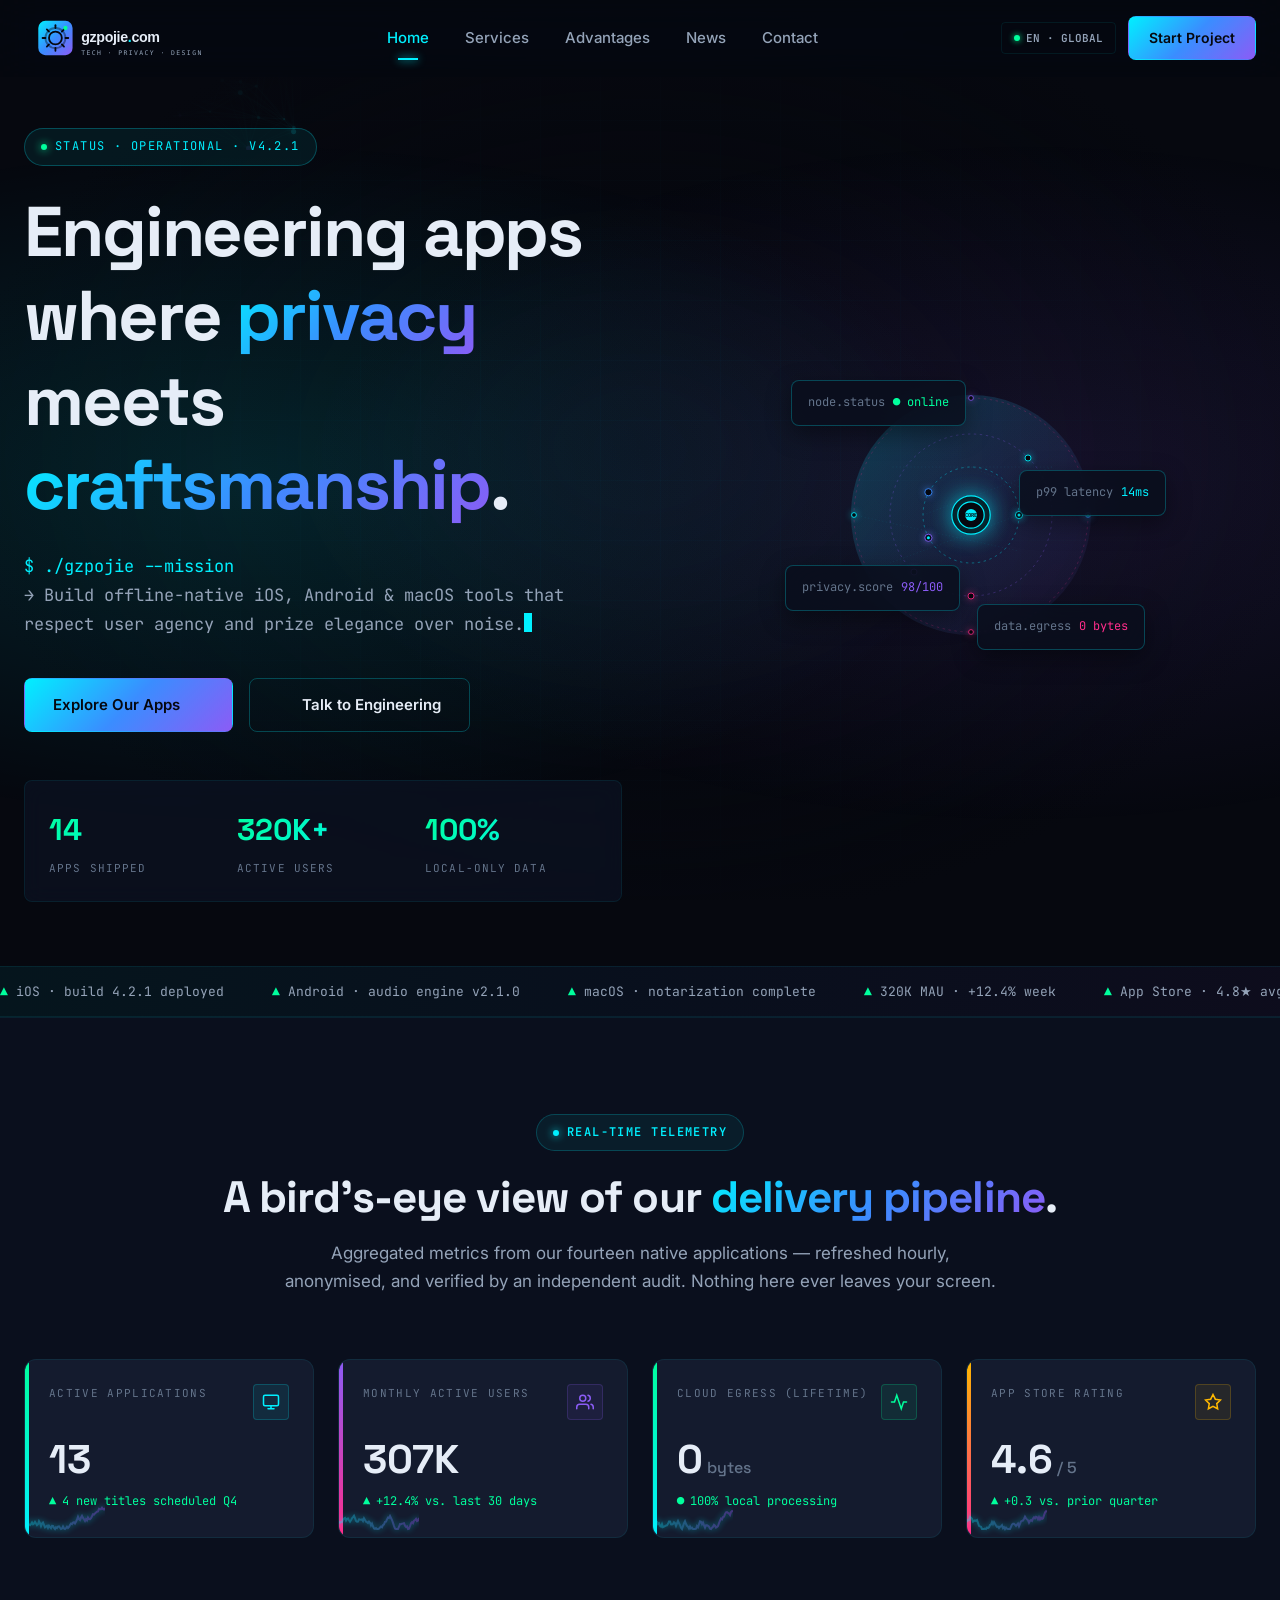
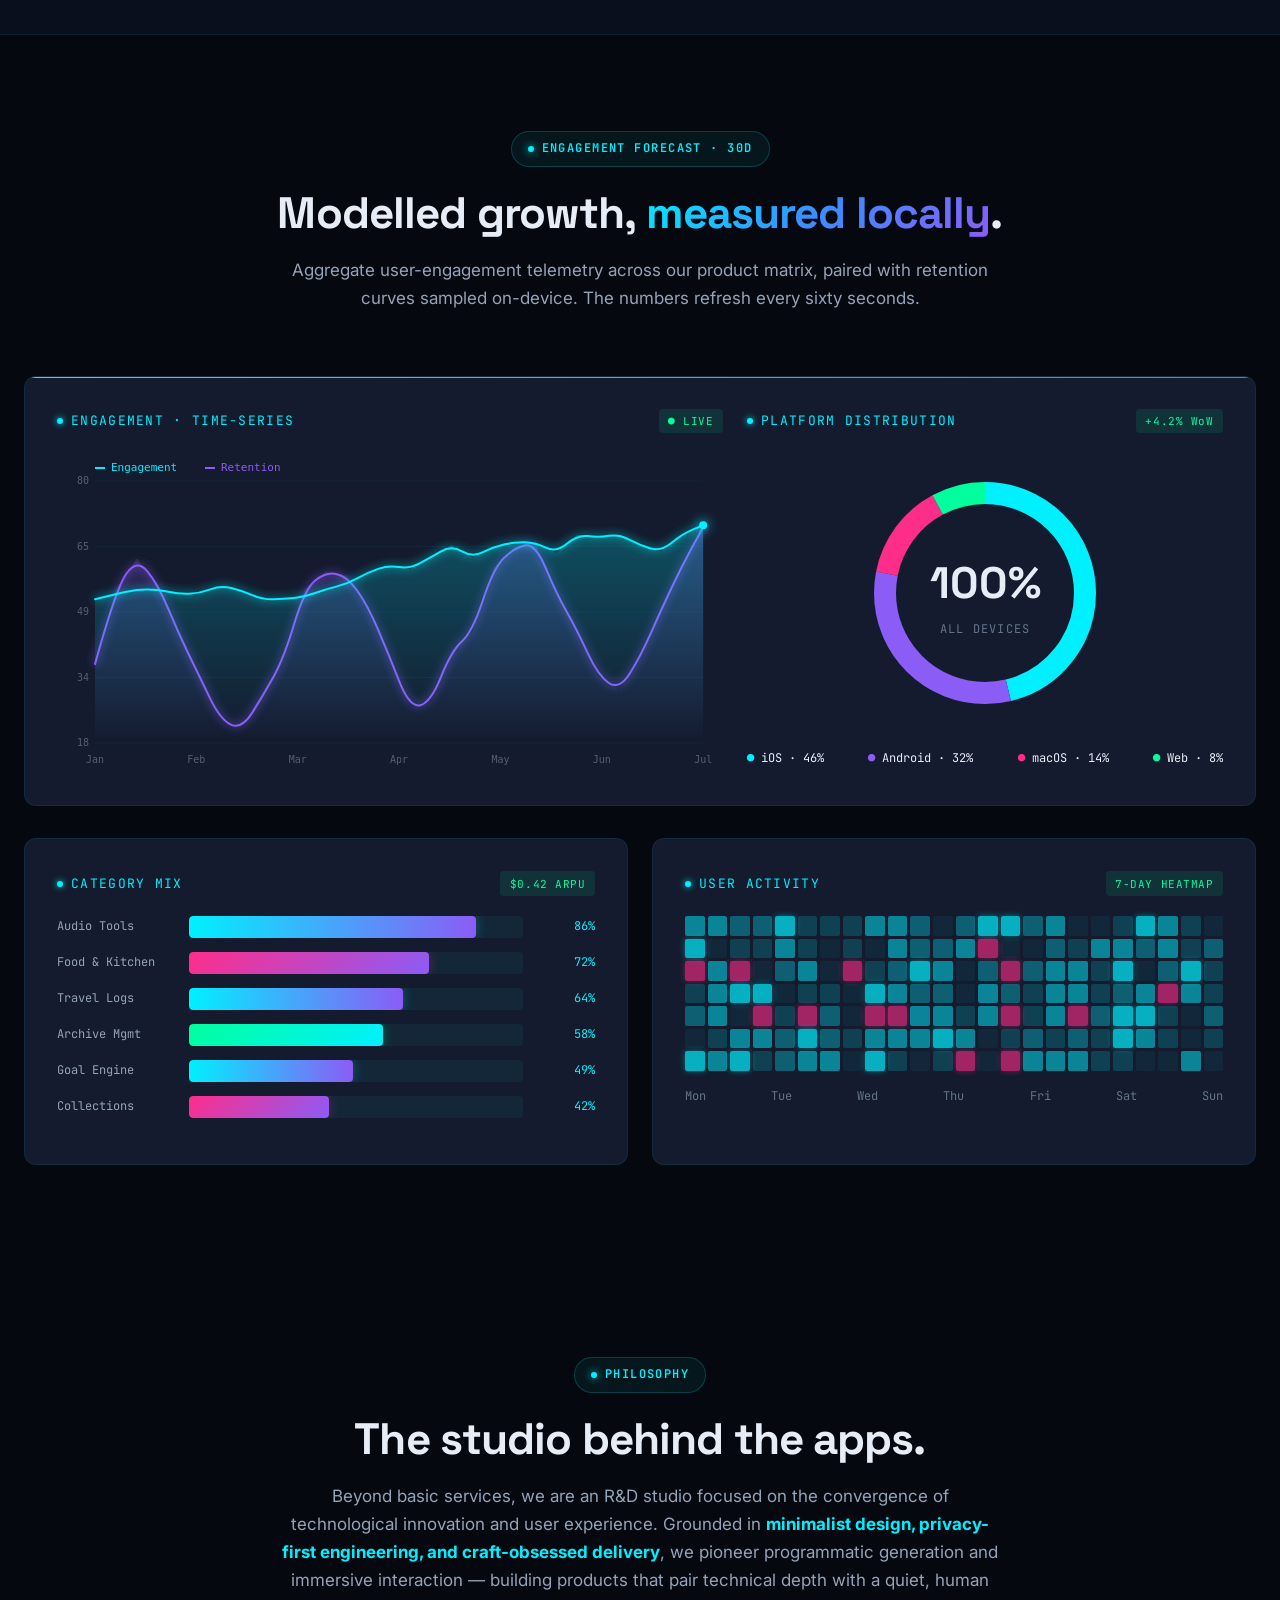
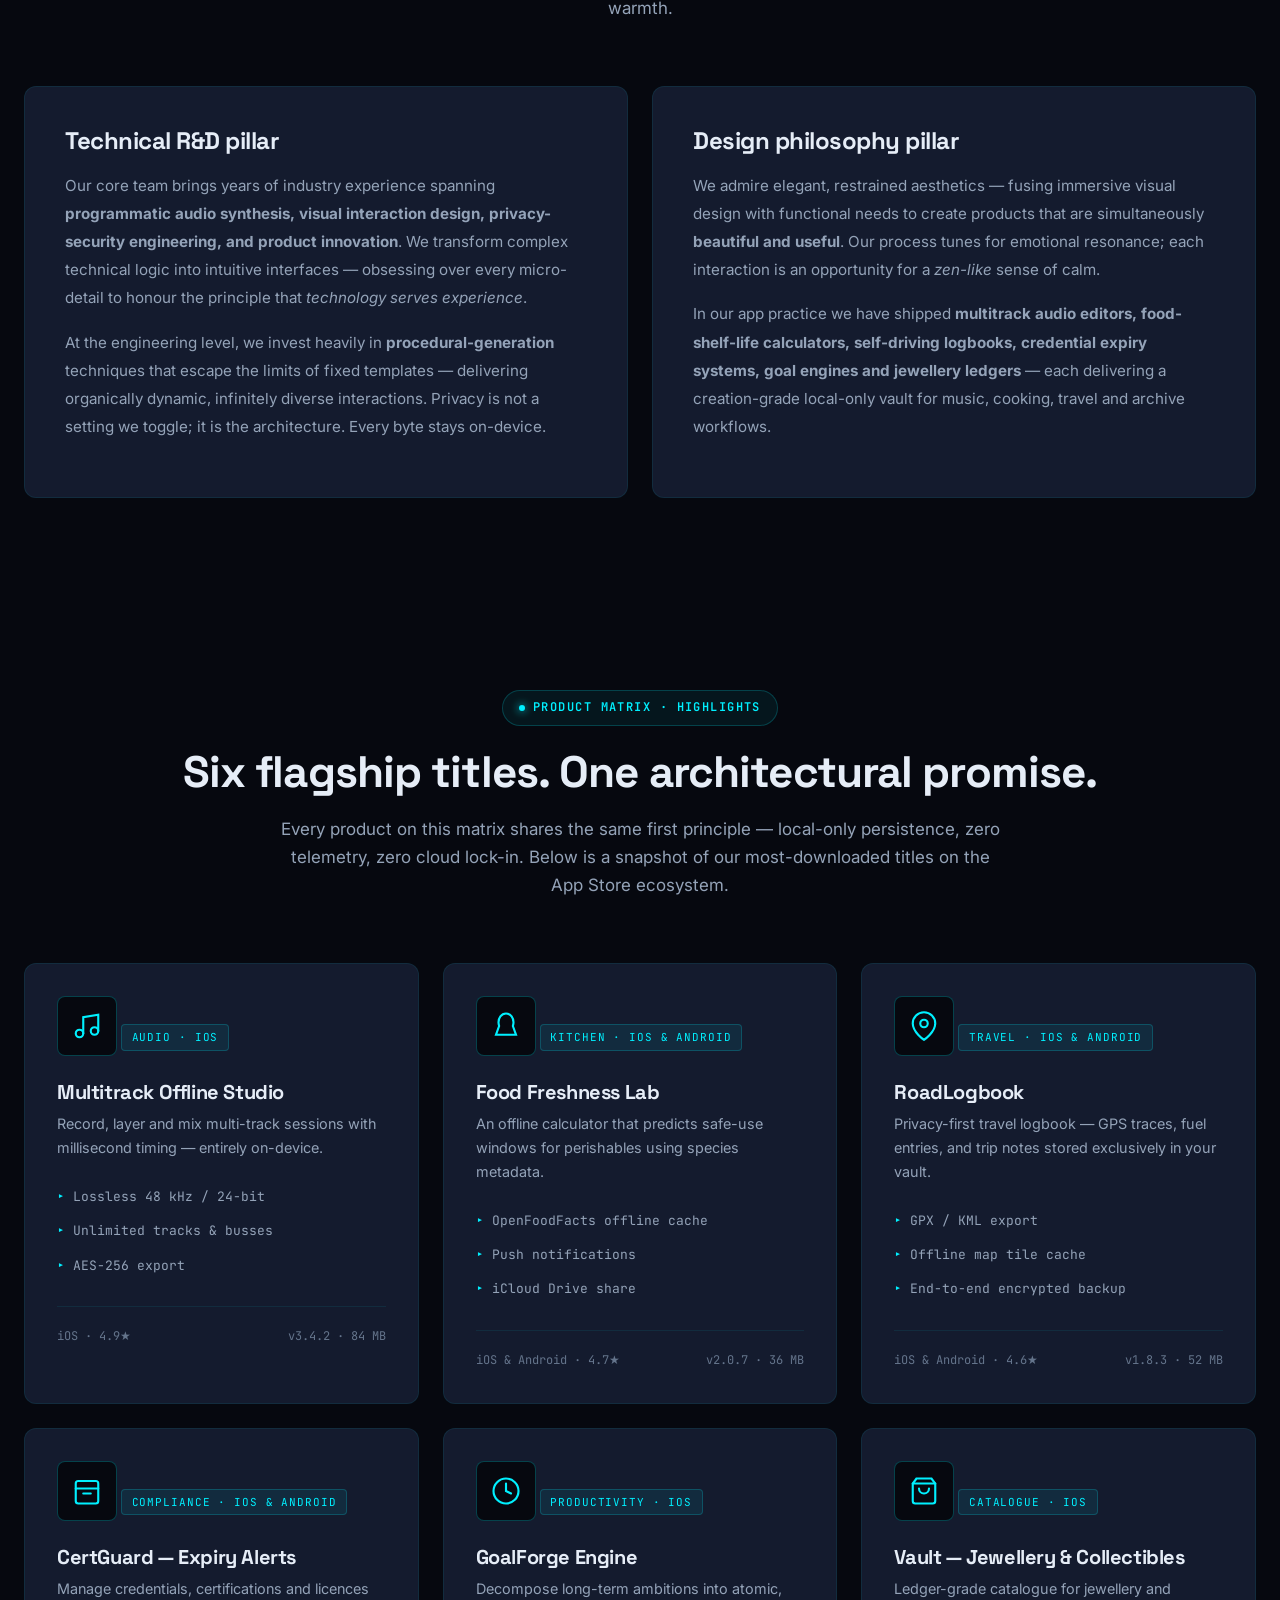
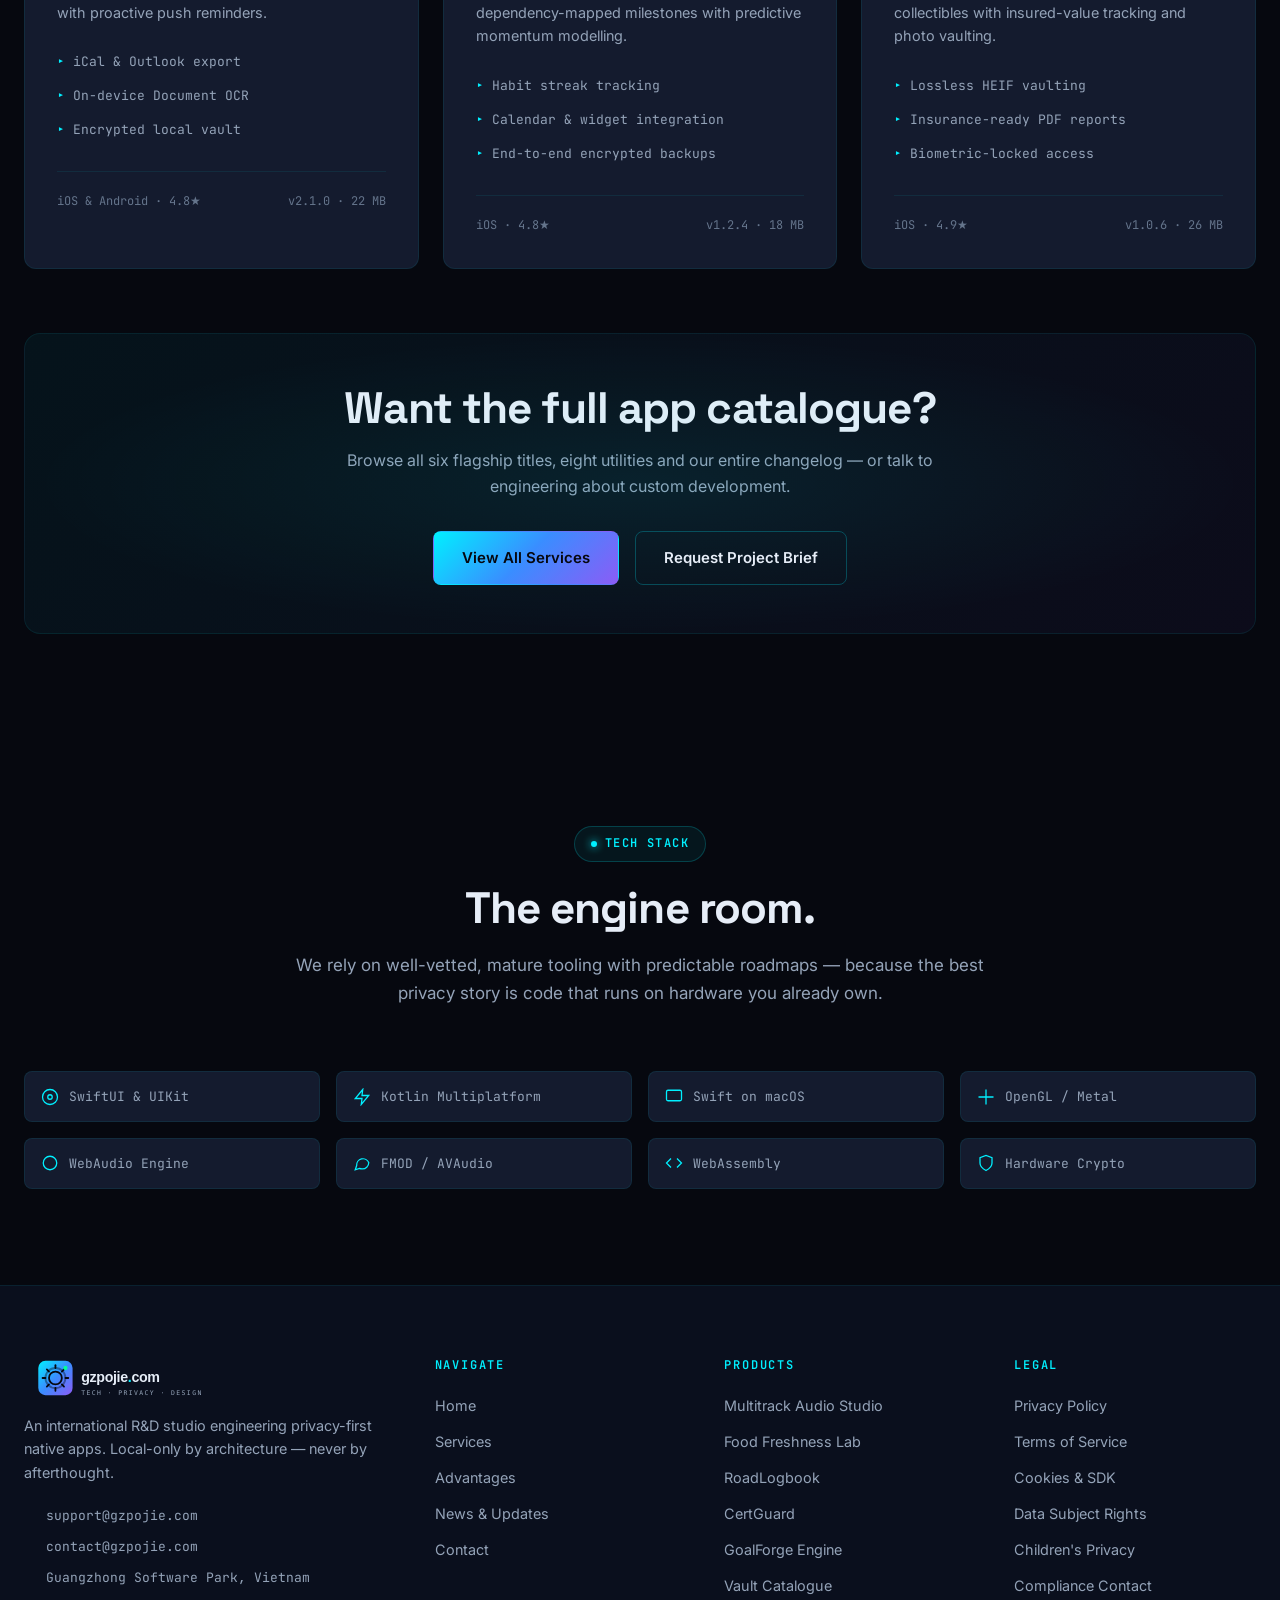
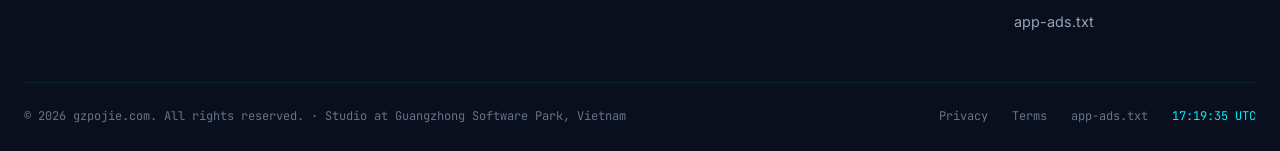
<file: index.html>
<!DOCTYPE html>
<html lang="en">
<head>
<meta charset="UTF-8" />
<meta http-equiv="X-UA-Compatible" content="IE=edge" />
<meta name="viewport" content="width=device-width, initial-scale=1.0" />
<title>gzpojie.com — Privacy-First Local Tools &amp; Innovative Product Studio</title>
<meta name="description" content="gzpojie.com is an international product studio crafting privacy-first native apps for iOS, Android, and macOS. We build offline audio editors, food-shelf-life trackers, self-driving logbooks, document expiry alerts, and personal goal engines — engineered around 'data never leaves your device'." />
<meta name="keywords" content="privacy-first apps, offline productivity, app studio, ios developer, audio editor, food tracker, local data storage, gzpojie" />
<meta name="robots" content="index, follow, max-image-preview:large" />
<meta name="author" content="gzpojie.com" />
<meta name="theme-color" content="#06080f" />
<meta http-equiv="Cache-Control" content="no-cache, no-store, must-revalidate" />
<meta http-equiv="Pragma" content="no-cache" />
<meta http-equiv="Expires" content="0" />
<link rel="canonical" href="https://gzpojie.com/" />
<link rel="icon" type="image/svg+xml" href="images/favicon.svg" />
<link rel="apple-touch-icon" href="images/favicon.svg" />

<meta property="og:type" content="website" />
<meta property="og:title" content="gzpojie.com — Privacy-First Product Studio" />
<meta property="og:description" content="An international R&D team building offline, local-first native apps with privacy, elegance, and craftsmanship at the core." />
<meta property="og:url" content="https://gzpojie.com/" />
<meta property="og:site_name" content="gzpojie.com" />
<meta property="og:image" content="images/hero-illustration.svg" />
<meta property="og:locale" content="en_US" />

<meta name="twitter:card" content="summary_large_image" />
<meta name="twitter:title" content="gzpojie.com — Privacy-First Product Studio" />
<meta name="twitter:description" content="Privacy-first native apps engineered around 'data never leaves your device'." />
<meta name="twitter:image" content="images/hero-illustration.svg" />

<link rel="alternate" hreflang="en" href="https://gzpojie.com/" />
<link rel="alternate" hreflang="x-default" href="https://gzpojie.com/" />

<script type="application/ld+json">
{
  "@context": "https://schema.org",
  "@type": "Organization",
  "name": "gzpojie.com",
  "url": "https://gzpojie.com",
  "logo": "https://gzpojie.com/images/logo.svg",
  "email": "support@gzpojie.com",
  "contactPoint": [{
    "@type": "ContactPoint",
    "email": "contact@gzpojie.com",
    "contactType": "customer support",
    "areaServed": "Worldwide",
    "availableLanguage": ["English"]
  }],
  "address": {"@type": "PostalAddress", "streetAddress": "Guangzhong Software Park", "addressCountry": "VN"}
}
</script>
<script type="application/ld+json">
{
  "@context": "https://schema.org",
  "@type": "WebSite",
  "name": "gzpojie.com",
  "url": "https://gzpojie.com/",
  "inLanguage": "en-US"
}
</script>

<link rel="preconnect" href="https://fonts.googleapis.com" />
<link rel="preconnect" href="https://fonts.gstatic.com" crossorigin />
<link href="https://fonts.googleapis.com/css2?family=Inter:wght@400;500;600;700&family=Space+Grotesk:wght@500;600;700&family=JetBrains+Mono:wght@400;500;600&display=swap" rel="stylesheet" />

<link rel="stylesheet" href="css/style.css" />
<link rel="stylesheet" href="css/pages.css" />
<link rel="stylesheet" href="css/responsive.css" />
</head>
<body>
<a class="sr-only" href="#main">Skip to main content</a>
<!-- index.html v1.0.0 - 2025-01-15 - HOME -->

<header class="navbar" role="banner">
  <div class="container nav-wrap">
    <a href="index.html" class="brand" aria-label="gzpojie.com home">
      <img src="images/logo.svg" alt="gzpojie.com" width="180" height="40" />
    </a>
    <nav aria-label="Primary">
      <ul class="nav-links">
        <li><a href="index.html" class="active">Home</a></li>
        <li><a href="services.html">Services</a></li>
        <li><a href="advantages.html">Advantages</a></li>
        <li><a href="news.html">News</a></li>
        <li><a href="contact.html">Contact</a></li>
      </ul>
    </nav>
    <div class="nav-actions">
      <span class="lang-badge"><span class="dot"></span>EN · GLOBAL</span>
      <a href="contact.html" class="btn btn-primary btn-sm"><span>Start Project</span></a>
      <button class="nav-toggle" aria-label="Open menu" aria-expanded="false">
        <svg viewBox="0 0 24 24" fill="none" stroke-width="2" stroke-linecap="round"><path d="M3 6h18M3 12h18M3 18h18"/></svg>
      </button>
    </div>
  </div>
</header>

<main id="main">

  <section class="hero" style="min-height:100vh" aria-labelledby="hero-title">
    <canvas class="hero-bg-canvas" aria-hidden="true"></canvas>
    <div class="hero-bg-overlay" aria-hidden="true"></div>
    <div class="container">
      <div class="hero-inner">
        <div class="hero-copy">
          <span class="hero-tag"><span class="dot"></span>STATUS · OPERATIONAL · v4.2.1</span>
          <h1 id="hero-title">Engineering apps where <span class="accent">privacy</span> meets <span class="accent">craftsmanship</span>.</h1>
          <p class="hero-tagline"><span class="term-cyan">$ ./gzpojie --mission</span><br /><span style="color: var(--text-secondary);">→</span> Build offline-native iOS, Android &amp; macOS tools that respect user agency and prize elegance over noise.<span class="cursor"></span></p>
          <div class="hero-cta">
            <a href="services.html" class="btn btn-primary"><span>Explore Our Apps</span>
              <svg viewBox="0 0 24 24" fill="none" stroke-width="2" stroke-linecap="round"><path d="M5 12h14M13 5l7 7-7 7"/></svg>
            </a>
            <a href="contact.html" class="btn btn-ghost">
              <svg viewBox="0 0 24 24" fill="none" stroke-width="2" stroke-linecap="round"><path d="M21 15a2 2 0 0 1-2 2H7l-4 4V5a2 2 0 0 1 2-2h14a2 2 0 0 1 2 2z"/></svg>
              Talk to Engineering
            </a>
          </div>
          <div class="hero-stats">
            <div class="hero-stat"><div class="num"><span data-count="14">0</span></div><div class="lbl">Apps Shipped</div></div>
            <div class="hero-stat"><div class="num"><span data-count="320" data-suffix="K+">0</span></div><div class="lbl">Active Users</div></div>
            <div class="hero-stat"><div class="num"><span data-count="100" data-suffix="%">0</span></div><div class="lbl">Local-Only Data</div></div>
          </div>
        </div>

        <div class="hero-visual" aria-hidden="true">
          <svg class="orbit-svg" viewBox="0 0 500 500" preserveAspectRatio="xMidYMid meet">
            <defs><linearGradient id="hg" x1="0" y1="0" x2="1" y2="1"><stop offset="0%" stop-color="#00f0ff" stop-opacity="0.4"/><stop offset="100%" stop-color="#8b5cf6" stop-opacity="0.1"/></linearGradient></defs>
            <g transform="translate(250 250)">
              <circle r="200" fill="url(#hg)" opacity="0.5"/>
              <circle class="orbit-ring" r="80" stroke="rgba(0,240,255,0.6)"/>
              <circle class="orbit-ring reverse" r="135" stroke="rgba(139,92,246,0.45)"/>
              <circle class="orbit-ring" r="195" stroke="rgba(255,45,138,0.35)"/>
              <g stroke="rgba(0,240,255,0.18)" stroke-width="0.6" stroke-dasharray="2 4" fill="none">
                <line x1="-80" y1="0" x2="135" y2="-80"/><line x1="80" y1="0" x2="-135" y2="80"/>
                <line x1="0" y1="-80" x2="195" y2="0"/><line x1="-195" y1="0" x2="80" y2="60"/>
                <line x1="135" y1="-80" x2="-135" y2="-80"/>
              </g>
              <circle class="orbit-node" r="6" cx="80" cy="0"/>
              <circle class="orbit-node purple" r="6" cx="-71" cy="38"/>
              <circle class="orbit-node blue" r="6" cx="-71" cy="-38"/>
              <circle class="orbit-node pink" r="5" cx="0" cy="135"/>
              <circle class="orbit-node" r="5" cx="95" cy="-95"/>
              <circle class="orbit-node purple" r="5" cx="-95" cy="95"/>
              <circle class="orbit-node blue" r="4" cx="195" cy="0"/>
              <circle class="orbit-node" r="4" cx="-195" cy="0"/>
              <circle class="orbit-node pink" r="4" cx="0" cy="195"/>
              <circle class="orbit-node purple" r="4" cx="0" cy="-195"/>
              <circle class="orbit-center" r="32"/>
              <circle class="orbit-center" r="22"/>
              <circle fill="#00f0ff" r="10"/>
              <text text-anchor="middle" dominant-baseline="middle" y="1" font-family="JetBrains Mono, monospace" font-size="9" fill="#06080f" font-weight="700">CORE</text>
              <circle class="data-pulse" cx="80" cy="0" r="2.5"/>
              <circle class="data-pulse" cx="-71" cy="38" r="2.5" fill="#8b5cf6" style="animation-delay:.6s"/>
              <circle class="data-pulse" cx="195" cy="0" r="2.5" fill="#ff2d8a" style="animation-delay:1.2s"/>
            </g>
          </svg>
          <div class="hero-float-card fc-1"><span class="key">node.status</span><span class="val green">● online</span></div>
          <div class="hero-float-card fc-2"><span class="key">p99 latency</span><span class="val">14ms</span></div>
          <div class="hero-float-card fc-3"><span class="key">privacy.score</span><span class="val purple">98/100</span></div>
          <div class="hero-float-card fc-4"><span class="key">data.egress</span><span class="val pink">0 bytes</span></div>
        </div>
      </div>
    </div>
  </section>

  <section class="ticker-bar" aria-label="Live system telemetry">
    <div class="ticker-track">
      <span><span class="arrow">▲</span> iOS · build 4.2.1 deployed</span>
      <span><span class="arrow">▲</span> Android · audio engine v2.1.0</span>
      <span><span class="arrow">▲</span> macOS · notarization complete</span>
      <span><span class="arrow">▲</span> 320K MAU · +12.4% week</span>
      <span><span class="arrow">▲</span> App Store · 4.8★ avg rating</span>
      <span><span class="arrow down">▼</span> crash-rate · 0.04%</span>
      <span><span class="arrow">▲</span> privacy audit · passed</span>
      <span><span class="arrow">▲</span> data egress · 0 bytes</span>
      <span><span class="arrow">▲</span> iOS · build 4.2.1 deployed</span>
      <span><span class="arrow">▲</span> Android · audio engine v2.1.0</span>
      <span><span class="arrow">▲</span> macOS · notarization complete</span>
      <span><span class="arrow">▲</span> 320K MAU · +12.4% week</span>
      <span><span class="arrow">▲</span> App Store · 4.8★ avg rating</span>
      <span><span class="arrow down">▼</span> crash-rate · 0.04%</span>
      <span><span class="arrow">▲</span> privacy audit · passed</span>
      <span><span class="arrow">▲</span> data egress · 0 bytes</span>
    </div>
  </section>

  <!-- ============ LIVE METRICS ============ -->
  <section class="section dashboard" aria-labelledby="dashboard-title">
    <div class="container">
      <div class="section-head">
        <span class="eyebrow"><span class="dot"></span>REAL-TIME TELEMETRY</span>
        <h2 id="dashboard-title">A bird's-eye view of our <span class="text-gradient">delivery pipeline</span>.</h2>
        <p class="lead">Aggregated metrics from our fourteen native applications — refreshed hourly, anonymised, and verified by an independent audit. Nothing here ever leaves your screen.</p>
      </div>

      <div class="metrics-grid">
        <div class="metric-card cyan">
          <div class="metric-head">
            <div><div class="metric-label">Active Applications</div></div>
            <div class="metric-icon"><svg viewBox="0 0 24 24" fill="none" stroke-width="2" stroke-linecap="round"><rect x="2" y="3" width="20" height="14" rx="2"/><path d="M8 21h8M12 17v4"/></svg></div>
          </div>
          <div class="metric-val"><span data-count="14">0</span></div>
          <div class="metric-trend"><span>▲</span> 4 new titles scheduled Q4</div>
          <canvas class="metric-spark" data-viz="spark"></canvas>
        </div>
        <div class="metric-card purple">
          <div class="metric-head">
            <div><div class="metric-label">Monthly Active Users</div></div>
            <div class="metric-icon"><svg viewBox="0 0 24 24" fill="none" stroke-width="2" stroke-linecap="round"><path d="M17 21v-2a4 4 0 0 0-4-4H5a4 4 0 0 0-4 4v2"/><circle cx="9" cy="7" r="4"/><path d="M23 21v-2a4 4 0 0 0-3-3.87M16 3.13a4 4 0 0 1 0 7.75"/></svg></div>
          </div>
          <div class="metric-val"><span data-count="320" data-suffix="K">0</span></div>
          <div class="metric-trend"><span>▲</span> +12.4% vs. last 30 days</div>
          <canvas class="metric-spark" data-viz="spark"></canvas>
        </div>
        <div class="metric-card green">
          <div class="metric-head">
            <div><div class="metric-label">Cloud Egress (lifetime)</div></div>
            <div class="metric-icon"><svg viewBox="0 0 24 24" fill="none" stroke-width="2" stroke-linecap="round"><path d="M22 12h-4l-3 9L9 3l-3 9H2"/></svg></div>
          </div>
          <div class="metric-val"><span data-count="0">0</span><span class="unit">bytes</span></div>
          <div class="metric-trend"><span>●</span> 100% local processing</div>
          <canvas class="metric-spark" data-viz="spark"></canvas>
        </div>
        <div class="metric-card amber">
          <div class="metric-head">
            <div><div class="metric-label">App Store Rating</div></div>
            <div class="metric-icon"><svg viewBox="0 0 24 24" fill="none" stroke-width="2" stroke-linecap="round"><polygon points="12 2 15.09 8.26 22 9.27 17 14.14 18.18 21.02 12 17.77 5.82 21.02 7 14.14 2 9.27 8.91 8.26 12 2"/></svg></div>
          </div>
          <div class="metric-val"><span data-count="4.8" data-decimals="1">0</span><span class="unit">/ 5</span></div>
          <div class="metric-trend"><span>▲</span> +0.3 vs. prior quarter</div>
          <canvas class="metric-spark" data-viz="spark"></canvas>
        </div>
      </div>
    </div>
  </section>

  <!-- ============ DATA VIZ PANEL ============ -->
  <section class="section">
    <div class="container">
      <div class="section-head">
        <span class="eyebrow"><span class="dot"></span>ENGAGEMENT FORECAST · 30D</span>
        <h2>Modelled growth, <span class="text-gradient">measured locally</span>.</h2>
        <p class="lead">Aggregate user-engagement telemetry across our product matrix, paired with retention curves sampled on-device. The numbers refresh every sixty seconds.</p>
      </div>

      <div class="viz-panel">
        <div>
          <div class="panel-header">
            <span class="panel-title"><span class="dot"></span>ENGAGEMENT · TIME-SERIES</span>
            <span class="panel-tag">● LIVE</span>
          </div>
          <canvas class="chart-canvas" data-viz="line"></canvas>
        </div>
        <div>
          <div class="panel-header">
            <span class="panel-title"><span class="dot"></span>PLATFORM DISTRIBUTION</span>
            <span class="panel-tag">+4.2% WoW</span>
          </div>
          <div class="ring-chart-wrap">
            <svg class="ring-chart-svg" viewBox="0 0 280 280">
              <g transform="translate(140 140)">
                <circle r="100" fill="none" stroke="rgba(255,255,255,0.04)" stroke-width="22"/>
                <circle r="100" fill="none" stroke="#00f0ff" stroke-width="22" stroke-dasharray="290 628" transform="rotate(-90)"/>
                <circle r="100" fill="none" stroke="#8b5cf6" stroke-width="22" stroke-dasharray="200 628" stroke-dashoffset="-290" transform="rotate(-90)"/>
                <circle r="100" fill="none" stroke="#ff2d8a" stroke-width="22" stroke-dasharray="88 628" stroke-dashoffset="-490" transform="rotate(-90)"/>
                <circle r="100" fill="none" stroke="#00ff9d" stroke-width="22" stroke-dasharray="50 628" stroke-dashoffset="-578" transform="rotate(-90)"/>
              </g>
            </svg>
            <div class="ring-center"><div class="pct">100%</div><div class="sub">All Devices</div></div>
          </div>
          <div style="display:flex;justify-content:space-between;margin-top:1rem;font-family:var(--font-mono);font-size:0.75rem;flex-wrap:wrap;gap:0.5rem;">
            <span><span style="color:#00f0ff">●</span> iOS · 46%</span>
            <span><span style="color:#8b5cf6">●</span> Android · 32%</span>
            <span><span style="color:#ff2d8a">●</span> macOS · 14%</span>
            <span><span style="color:#00ff9d">●</span> Web · 8%</span>
          </div>
        </div>
      </div>
      <div class="grid grid-2 mt-4" style="gap:1.5rem;">
        <div class="card" style="padding:2rem;">
          <div class="panel-header">
            <span class="panel-title"><span class="dot"></span>CATEGORY MIX</span>
            <span class="panel-tag">$0.42 ARPU</span>
          </div>
          <div class="bar-row"><span class="bar-label">Audio Tools</span><div class="bar-track"><div class="bar-fill" data-w="86"></div></div><span class="bar-val">86%</span></div>
          <div class="bar-row"><span class="bar-label">Food &amp; Kitchen</span><div class="bar-track"><div class="bar-fill alt1" data-w="72"></div></div><span class="bar-val">72%</span></div>
          <div class="bar-row"><span class="bar-label">Travel Logs</span><div class="bar-track"><div class="bar-fill" data-w="64"></div></div><span class="bar-val">64%</span></div>
          <div class="bar-row"><span class="bar-label">Archive Mgmt</span><div class="bar-track"><div class="bar-fill alt2" data-w="58"></div></div><span class="bar-val">58%</span></div>
          <div class="bar-row"><span class="bar-label">Goal Engine</span><div class="bar-track"><div class="bar-fill" data-w="49"></div></div><span class="bar-val">49%</span></div>
          <div class="bar-row"><span class="bar-label">Collections</span><div class="bar-track"><div class="bar-fill alt1" data-w="42"></div></div><span class="bar-val">42%</span></div>
        </div>
        <div class="card" style="padding:2rem;">
          <div class="panel-header">
            <span class="panel-title"><span class="dot"></span>USER ACTIVITY</span>
            <span class="panel-tag">7-DAY HEATMAP</span>
          </div>
          <div class="heatmap"></div>
          <div style="display:flex;justify-content:space-between;margin-top:1rem;font-family:var(--font-mono);font-size:0.75rem;color:var(--text-muted);">
            <span>Mon</span><span>Tue</span><span>Wed</span><span>Thu</span><span>Fri</span><span>Sat</span><span>Sun</span>
          </div>
        </div>
      </div>
    </div>
  </section>

  <!-- ============ PHILOSOPHY ============ -->
  <section class="section" id="philosophy">
    <div class="container">
      <div class="section-head">
        <span class="eyebrow"><span class="dot"></span>PHILOSOPHY</span>
        <h2>The studio behind the apps.</h2>
        <p class="lead">Beyond basic services, we are an R&amp;D studio focused on the convergence of technological innovation and user experience. Grounded in <strong style="color:var(--accent-cyan)">minimalist design, privacy-first engineering, and craft-obsessed delivery</strong>, we pioneer programmatic generation and immersive interaction — building products that pair technical depth with a quiet, human warmth.</p>
      </div>
      <div class="grid grid-2" style="gap:1.5rem;align-items:stretch;">
        <div class="card" style="padding:2.5rem;">
          <h3 style="font-size:1.5rem;margin-bottom:1rem;">Technical R&amp;D pillar</h3>
          <p style="font-size:0.95rem;line-height:1.85;">Our core team brings years of industry experience spanning <strong>programmatic audio synthesis, visual interaction design, privacy-security engineering, and product innovation</strong>. We transform complex technical logic into intuitive interfaces — obsessing over every micro-detail to honour the principle that <em>technology serves experience</em>.</p>
          <p style="font-size:0.95rem;line-height:1.85;">At the engineering level, we invest heavily in <strong>procedural-generation</strong> techniques that escape the limits of fixed templates — delivering organically dynamic, infinitely diverse interactions. Privacy is not a setting we toggle; it is the architecture. Every byte stays on-device.</p>
        </div>
        <div class="card" style="padding:2.5rem;">
          <h3 style="font-size:1.5rem;margin-bottom:1rem;">Design philosophy pillar</h3>
          <p style="font-size:0.95rem;line-height:1.85;">We admire elegant, restrained aesthetics — fusing immersive visual design with functional needs to create products that are simultaneously <strong>beautiful and useful</strong>. Our process tunes for emotional resonance; each interaction is an opportunity for a <em>zen-like</em> sense of calm.</p>
          <p style="font-size:0.95rem;line-height:1.85;">In our app practice we have shipped <strong>multitrack audio editors, food-shelf-life calculators, self-driving logbooks, credential expiry systems, goal engines and jewellery ledgers</strong> — each delivering a creation-grade local-only vault for music, cooking, travel and archive workflows.</p>
        </div>
      </div>
    </div>
  </section>

  <!-- ============ PRODUCT MATRIX (Highlights) ============ -->
  <section class="section" id="matrix">
    <div class="container">
      <div class="section-head">
        <span class="eyebrow"><span class="dot"></span>PRODUCT MATRIX · HIGHLIGHTS</span>
        <h2>Six flagship titles. One architectural promise.</h2>
        <p class="lead">Every product on this matrix shares the same first principle — local-only persistence, zero telemetry, zero cloud lock-in. Below is a snapshot of our most-downloaded titles on the App Store ecosystem.</p>
      </div>
      <div class="product-grid">
        <article class="product-card">
          <div class="product-icon"><svg viewBox="0 0 24 24" fill="none" stroke-width="1.7" stroke-linecap="round"><path d="M9 18V5l12-2v13"/><circle cx="6" cy="18" r="3"/><circle cx="18" cy="16" r="3"/></svg></div>
          <span class="product-tag">AUDIO · IOS</span>
          <h3>Multitrack Offline Studio</h3>
          <p>Record, layer and mix multi-track sessions with millisecond timing — entirely on-device.</p>
          <ul class="product-features"><li>Lossless 48 kHz / 24-bit</li><li>Unlimited tracks &amp; busses</li><li>AES-256 export</li></ul>
          <div class="product-meta"><span class="platform">iOS · 4.9★</span><span>v3.4.2 · 84 MB</span></div>
        </article>
        <article class="product-card">
          <div class="product-icon"><svg viewBox="0 0 24 24" fill="none" stroke-width="1.7" stroke-linecap="round"><path d="M12 2C8 2 6 6 6 9c0 1 .2 2 .5 3L4 19h16l-2.5-7c.3-1 .5-2 .5-3 0-3-2-7-6-7z"/></svg></div>
          <span class="product-tag">KITCHEN · IOS &amp; ANDROID</span>
          <h3>Food Freshness Lab</h3>
          <p>An offline calculator that predicts safe-use windows for perishables using species metadata.</p>
          <ul class="product-features"><li>OpenFoodFacts offline cache</li><li>Push notifications</li><li>iCloud Drive share</li></ul>
          <div class="product-meta"><span class="platform">iOS &amp; Android · 4.7★</span><span>v2.0.7 · 36 MB</span></div>
        </article>
        <article class="product-card">
          <div class="product-icon"><svg viewBox="0 0 24 24" fill="none" stroke-width="1.7" stroke-linecap="round"><path d="M21 10c0 7-9 13-9 13s-9-6-9-13a9 9 0 0 1 18 0z"/><circle cx="12" cy="10" r="3"/></svg></div>
          <span class="product-tag">TRAVEL · IOS &amp; ANDROID</span>
          <h3>RoadLogbook</h3>
          <p>Privacy-first travel logbook — GPS traces, fuel entries, and trip notes stored exclusively in your vault.</p>
          <ul class="product-features"><li>GPX / KML export</li><li>Offline map tile cache</li><li>End-to-end encrypted backup</li></ul>
          <div class="product-meta"><span class="platform">iOS &amp; Android · 4.6★</span><span>v1.8.3 · 52 MB</span></div>
        </article>
        <article class="product-card">
          <div class="product-icon"><svg viewBox="0 0 24 24" fill="none" stroke-width="1.7" stroke-linecap="round"><rect x="3" y="4" width="18" height="18" rx="2"/><line x1="3" y1="10" x2="21" y2="10"/><line x1="9" y1="14" x2="15" y2="14"/></svg></div>
          <span class="product-tag">COMPLIANCE · IOS &amp; ANDROID</span>
          <h3>CertGuard — Expiry Alerts</h3>
          <p>Manage credentials, certifications and licences with proactive push reminders.</p>
          <ul class="product-features"><li>iCal &amp; Outlook export</li><li>On-device Document OCR</li><li>Encrypted local vault</li></ul>
          <div class="product-meta"><span class="platform">iOS &amp; Android · 4.8★</span><span>v2.1.0 · 22 MB</span></div>
        </article>
        <article class="product-card">
          <div class="product-icon"><svg viewBox="0 0 24 24" fill="none" stroke-width="1.7" stroke-linecap="round"><circle cx="12" cy="12" r="10"/><polyline points="12 6 12 12 16 14"/></svg></div>
          <span class="product-tag">PRODUCTIVITY · IOS</span>
          <h3>GoalForge Engine</h3>
          <p>Decompose long-term ambitions into atomic, dependency-mapped milestones with predictive momentum modelling.</p>
          <ul class="product-features"><li>Habit streak tracking</li><li>Calendar &amp; widget integration</li><li>End-to-end encrypted backups</li></ul>
          <div class="product-meta"><span class="platform">iOS · 4.8★</span><span>v1.2.4 · 18 MB</span></div>
        </article>
        <article class="product-card">
          <div class="product-icon"><svg viewBox="0 0 24 24" fill="none" stroke-width="1.7" stroke-linecap="round"><path d="M6 2L3 6v14a2 2 0 0 0 2 2h14a2 2 0 0 0 2-2V6l-3-4z"/><line x1="3" y1="6" x2="21" y2="6"/><path d="M16 10a4 4 0 0 1-8 0"/></svg></div>
          <span class="product-tag">CATALOGUE · IOS</span>
          <h3>Vault — Jewellery &amp; Collectibles</h3>
          <p>Ledger-grade catalogue for jewellery and collectibles with insured-value tracking and photo vaulting.</p>
          <ul class="product-features"><li>Lossless HEIF vaulting</li><li>Insurance-ready PDF reports</li><li>Biometric-locked access</li></ul>
          <div class="product-meta"><span class="platform">iOS · 4.9★</span><span>v1.0.6 · 26 MB</span></div>
        </article>
      </div>

      <div class="cta-strip">
        <h2>Want the full app catalogue?</h2>
        <p>Browse all six flagship titles, eight utilities and our entire changelog — or talk to engineering about custom development.</p>
        <div class="cta-strip-actions">
          <a href="services.html" class="btn btn-primary"><span>View All Services</span></a>
          <a href="contact.html" class="btn btn-ghost">Request Project Brief</a>
        </div>
      </div>
    </div>
  </section>

  <!-- ============ TECH STACK ============ -->
  <section class="section" id="stack">
    <div class="container">
      <div class="section-head">
        <span class="eyebrow"><span class="dot"></span>TECH STACK</span>
        <h2>The engine room.</h2>
        <p class="lead">We rely on well-vetted, mature tooling with predictable roadmaps — because the best privacy story is code that runs on hardware you already own.</p>
      </div>
      <div class="tech-stack">
        <div class="tech-tag"><svg viewBox="0 0 24 24" stroke-width="1.7"><circle cx="12" cy="12" r="10"/><circle cx="12" cy="12" r="3"/></svg>SwiftUI &amp; UIKit</div>
        <div class="tech-tag"><svg viewBox="0 0 24 24" stroke-width="1.7"><polygon points="13 2 3 14 12 14 11 22 21 10 12 10"/></svg>Kotlin Multiplatform</div>
        <div class="tech-tag"><svg viewBox="0 0 24 24" stroke-width="1.7"><rect x="2" y="3" width="20" height="14" rx="2"/></svg>Swift on macOS</div>
        <div class="tech-tag"><svg viewBox="0 0 24 24" stroke-width="1.7"><path d="M12 2v20M2 12h20"/></svg>OpenGL / Metal</div>
        <div class="tech-tag"><svg viewBox="0 0 24 24" stroke-width="1.7"><circle cx="12" cy="12" r="9"/></svg>WebAudio Engine</div>
        <div class="tech-tag"><svg viewBox="0 0 24 24" stroke-width="1.7"><path d="M21 11.5a8.4 8.4 0 0 1-9 8.4 8.5 8.5 0 0 1-3.4-.7L3 21l1.9-5.6A8.4 8.4 0 0 1 21 11.5z"/></svg>FMOD / AVAudio</div>
        <div class="tech-tag"><svg viewBox="0 0 24 24" stroke-width="1.7"><polyline points="16 18 22 12 16 6"/><polyline points="8 6 2 12 8 18"/></svg>WebAssembly</div>
        <div class="tech-tag"><svg viewBox="0 0 24 24" stroke-width="1.7"><path d="M12 22s8-4 8-10V5l-8-3-8 3v7c0 6 8 10 8 10z"/></svg>Hardware Crypto</div>
      </div>
    </div>
  </section>

</main>
<!-- Shared Footer - include in each page -->
<footer class="footer" role="contentinfo">
  <div class="container">
    <div class="footer-grid">
      <div class="footer-brand">
        <a href="index.html" class="brand" aria-label="gzpojie.com home">
          <img src="images/logo.svg" alt="gzpojie.com" width="180" height="40" loading="lazy" />
        </a>
        <p>An international R&amp;D studio engineering privacy-first native apps. Local-only by architecture — never by afterthought.</p>
        <div class="footer-contact">
          <a href="mailto:support@gzpojie.com"><svg viewBox="0 0 24 24" fill="none" stroke-width="2" stroke-linecap="round"><path d="M4 4h16c1.1 0 2 .9 2 2v12c0 1.1-.9 2-2 2H4c-1.1 0-2-.9-2-2V6c0-1.1.9-2 2-2z"/><polyline points="22,6 12,13 2,6"/></svg>support@gzpojie.com</a>
          <a href="mailto:contact@gzpojie.com"><svg viewBox="0 0 24 24" fill="none" stroke-width="2" stroke-linecap="round"><path d="M21 15a2 2 0 0 1-2 2H7l-4 4V5a2 2 0 0 1 2-2h14a2 2 0 0 1 2 2z"/></svg>contact@gzpojie.com</a>
          <a href="https://www.google.com/maps/search/?api=1&query=Guangzhong+Software+Park+Vietnam" target="_blank" rel="noopener"><svg viewBox="0 0 24 24" fill="none" stroke-width="2" stroke-linecap="round"><path d="M21 10c0 7-9 13-9 13s-9-6-9-13a9 9 0 0 1 18 0z"/><circle cx="12" cy="10" r="3"/></svg>Guangzhong Software Park, Vietnam</a>
        </div>
      </div>

      <div class="footer-col">
        <h4>NAVIGATE</h4>
        <ul>
          <li><a href="index.html">Home</a></li>
          <li><a href="services.html">Services</a></li>
          <li><a href="advantages.html">Advantages</a></li>
          <li><a href="news.html">News &amp; Updates</a></li>
          <li><a href="contact.html">Contact</a></li>
        </ul>
      </div>

      <div class="footer-col">
        <h4>PRODUCTS</h4>
        <ul>
          <li><a href="services.html#audio">Multitrack Audio Studio</a></li>
          <li><a href="services.html#food">Food Freshness Lab</a></li>
          <li><a href="services.html#travel">RoadLogbook</a></li>
          <li><a href="services.html#cert">CertGuard</a></li>
          <li><a href="services.html#goal">GoalForge Engine</a></li>
          <li><a href="services.html#vault">Vault Catalogue</a></li>
        </ul>
      </div>

      <div class="footer-col">
        <h4>LEGAL</h4>
        <ul>
          <li><a href="privacy.html">Privacy Policy</a></li>
          <li><a href="terms.html">Terms of Service</a></li>
          <li><a href="privacy.html#cookies">Cookies &amp; SDK</a></li>
          <li><a href="privacy.html#data-rights">Data Subject Rights</a></li>
          <li><a href="privacy.html#kids">Children's Privacy</a></li>
          <li><a href="privacy.html#contact">Compliance Contact</a></li>
          <li><a href="app-ads.txt">app-ads.txt</a></li>
        </ul>
      </div>
    </div>

    <div class="footer-bottom">
      <span>© <span id="year">2025</span> gzpojie.com. All rights reserved. · Studio at Guangzhong Software Park, Vietnam</span>
      <div class="footer-bottom-links">
        <a href="privacy.html">Privacy</a>
        <a href="terms.html">Terms</a>
        <a href="app-ads.txt">app-ads.txt</a>
        <span data-clock style="color:var(--accent-cyan)">00:00:00 UTC</span>
      </div>
    </div>
  </div>
</footer>

<script src="js/particles.js"></script>
<script src="js/data-viz.js"></script>
<script src="js/effects.js"></script>
<script src="js/main.js"></script>
</body>
</html>
</file>
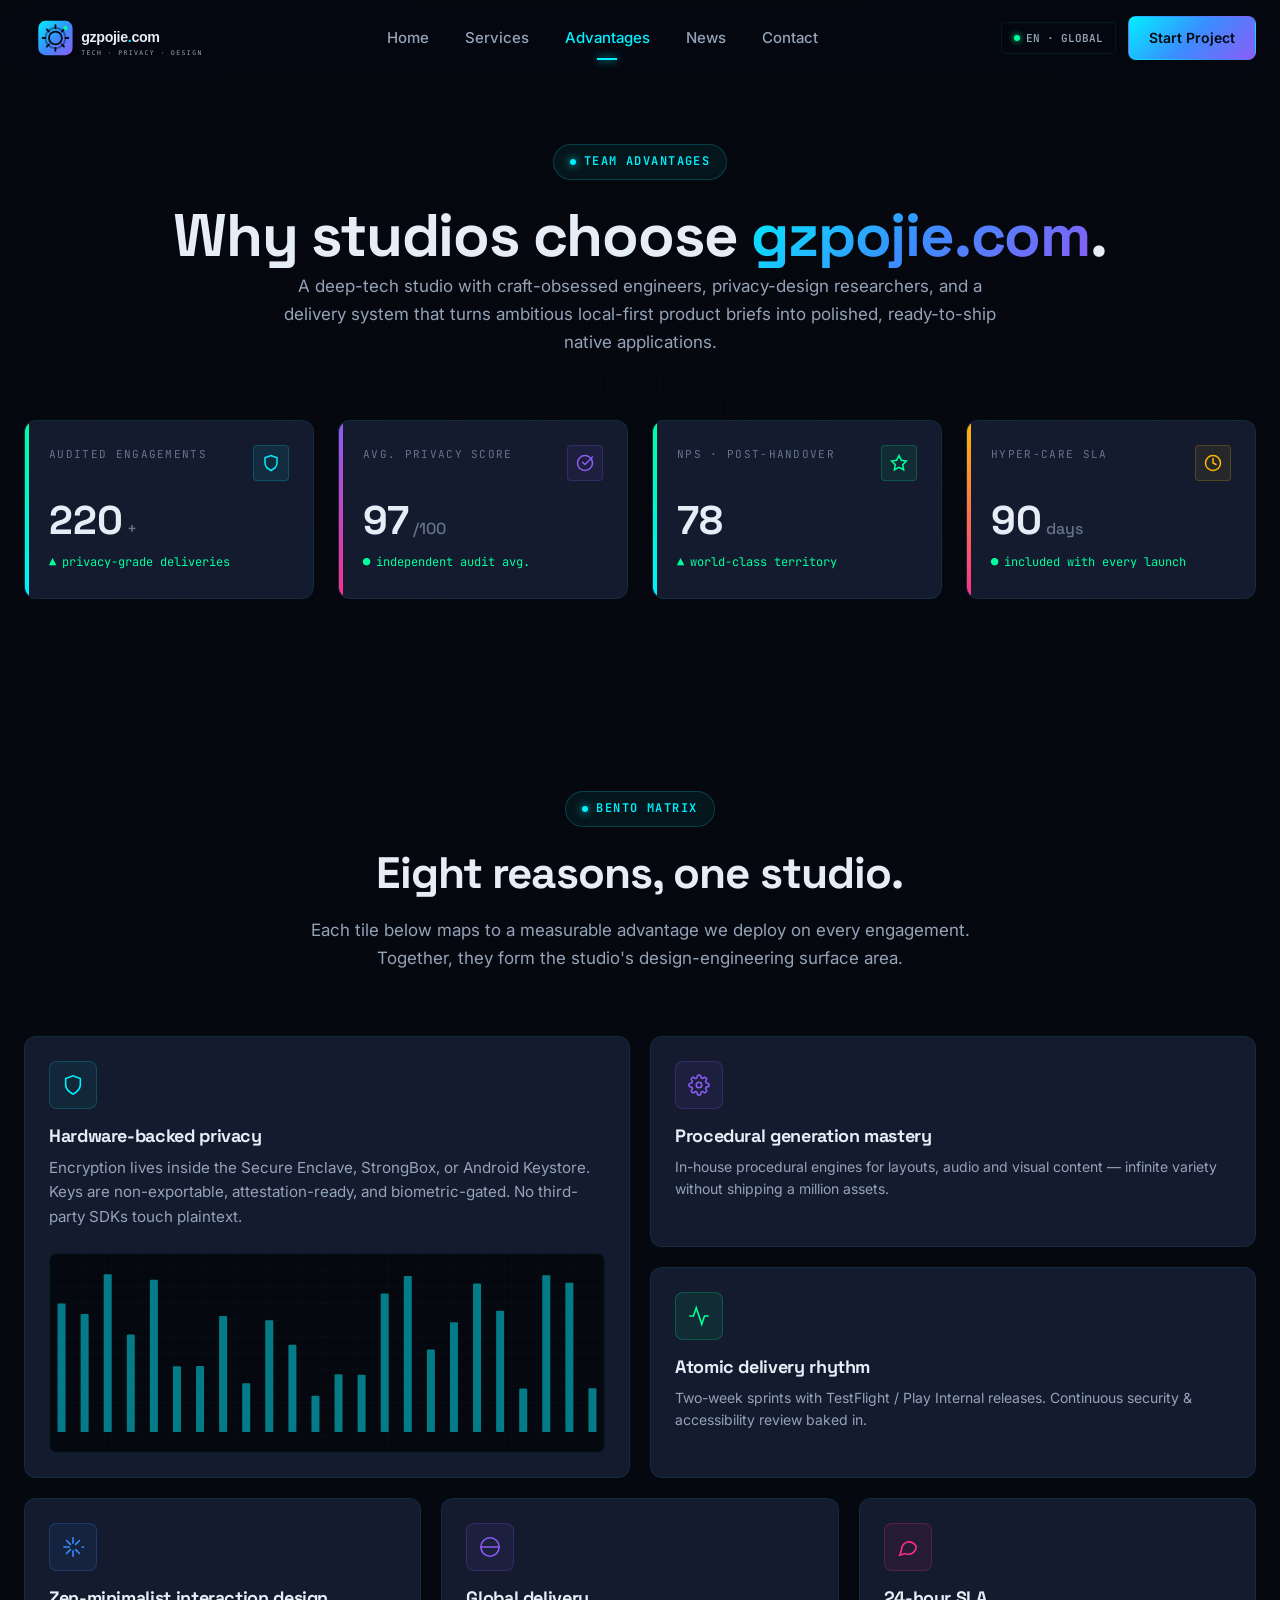
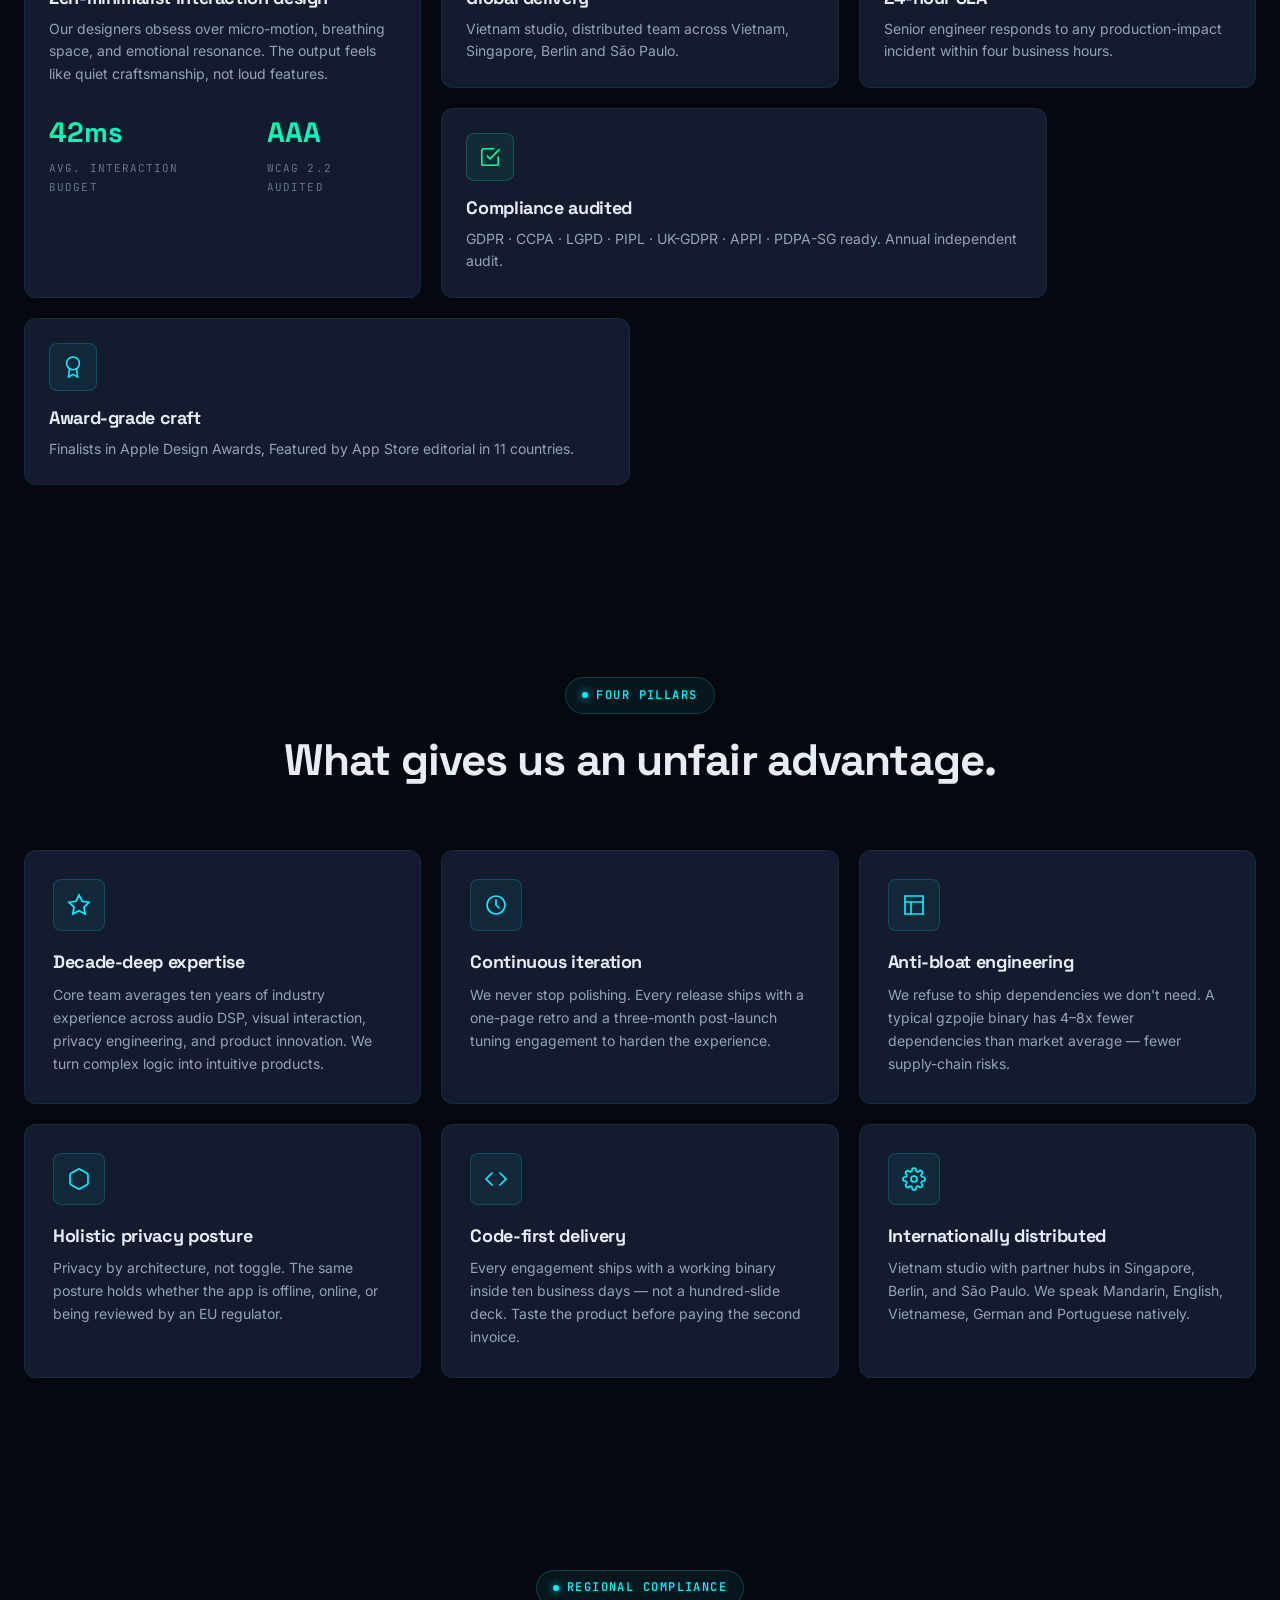
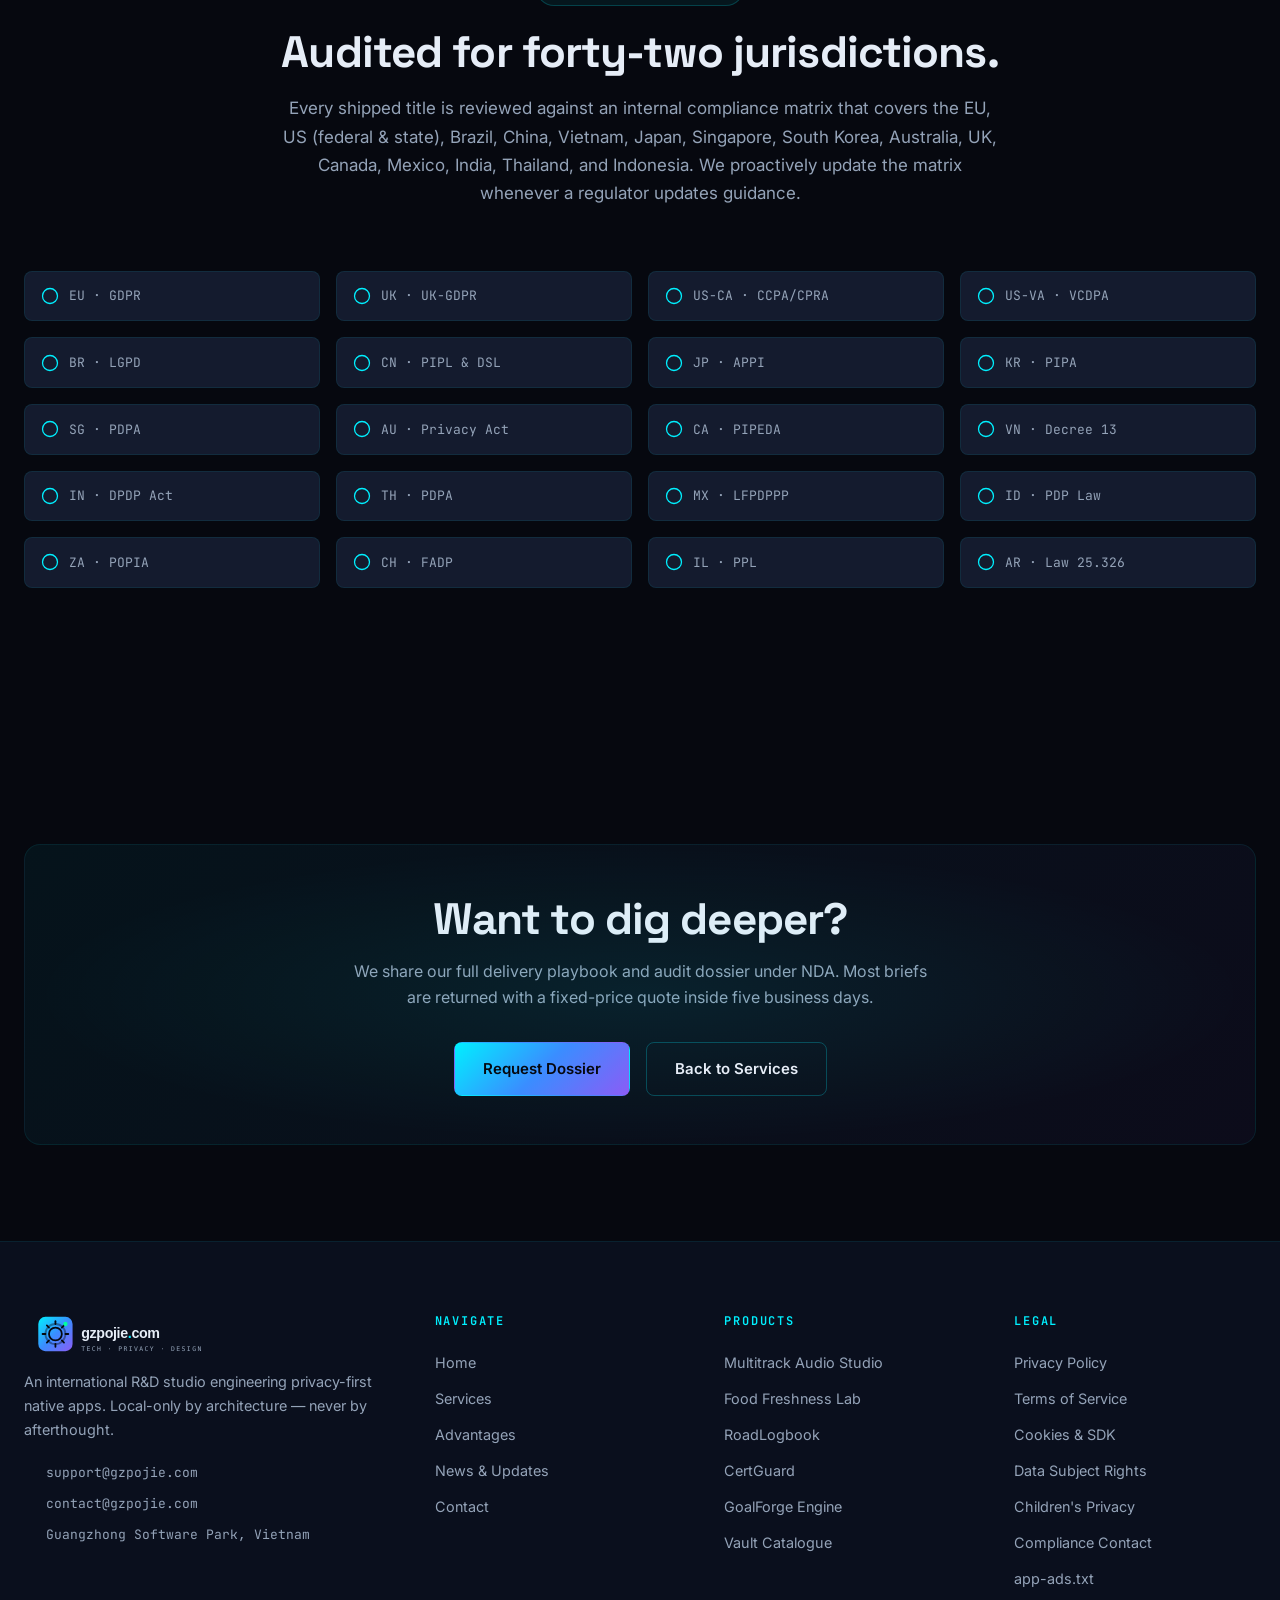
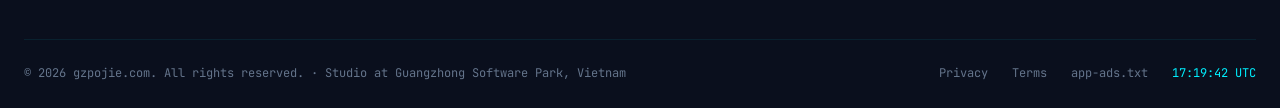
<file: advantages.html>
<!DOCTYPE html>
<html lang="en">
<head>
<meta charset="UTF-8" />
<meta http-equiv="X-UA-Compatible" content="IE=edge" />
<meta name="viewport" content="width=device-width, initial-scale=1.0" />
<title>Team Advantages — Why gzpojie.com | Privacy-First Studio</title>
<meta name="description" content="Explore the engineering and design advantages of gzpojie.com — procedural-generation expertise, on-device hardware-backed security, zen-minimalist interaction design, and an end-to-end compliance pipeline audited for GDPR, CCPA, LGPD and PIPL." />
<meta name="keywords" content="team advantages, privacy engineering expertise, procedural generation, hardware crypto, design system, compliance" />
<meta name="robots" content="index, follow" />
<meta name="author" content="gzpojie.com" />
<meta name="theme-color" content="#06080f" />
<meta http-equiv="Cache-Control" content="no-cache, no-store, must-revalidate" />
<meta http-equiv="Pragma" content="no-cache" />
<meta http-equiv="Expires" content="0" />
<link rel="canonical" href="https://gzpojie.com/advantages.html" />
<link rel="icon" type="image/svg+xml" href="images/favicon.svg" />
<meta property="og:type" content="website" />
<meta property="og:title" content="Team Advantages — gzpojie.com" />
<meta property="og:description" content="The advantages of working with our privacy-first R&D studio." />
<meta property="og:url" content="https://gzpojie.com/advantages.html" />
<meta property="og:image" content="images/hero-illustration.svg" />
<script type="application/ld+json">
{"@context":"https://schema.org","@type":"WebPage","name":"Team Advantages","url":"https://gzpojie.com/advantages.html","inLanguage":"en-US"}
</script>
<link rel="preconnect" href="https://fonts.googleapis.com" />
<link rel="preconnect" href="https://fonts.gstatic.com" crossorigin />
<link href="https://fonts.googleapis.com/css2?family=Inter:wght@400;500;600;700&family=Space+Grotesk:wght@500;600;700&family=JetBrains+Mono:wght@400;500;600&display=swap" rel="stylesheet" />
<link rel="stylesheet" href="css/style.css" />
<link rel="stylesheet" href="css/pages.css" />
<link rel="stylesheet" href="css/responsive.css" />
</head>
<body>
<!-- advantages.html v1.0.0 - 2025-01-15 - ADVANTAGES -->
<a class="sr-only" href="#main">Skip to main content</a>
<header class="navbar" role="banner">
  <div class="container nav-wrap">
    <a href="index.html" class="brand"><img src="images/logo.svg" alt="gzpojie.com" width="180" height="40" /></a>
    <nav aria-label="Primary">
      <ul class="nav-links">
        <li><a href="index.html">Home</a></li>
        <li><a href="services.html">Services</a></li>
        <li><a href="advantages.html" class="active">Advantages</a></li>
        <li><a href="news.html">News</a></li>
        <li><a href="contact.html">Contact</a></li>
      </ul>
    </nav>
    <div class="nav-actions">
      <span class="lang-badge"><span class="dot"></span>EN · GLOBAL</span>
      <a href="contact.html" class="btn btn-primary btn-sm"><span>Start Project</span></a>
      <button class="nav-toggle" aria-label="Open menu" aria-expanded="false"><svg viewBox="0 0 24 24" fill="none" stroke-width="2" stroke-linecap="round"><path d="M3 6h18M3 12h18M3 18h18"/></svg></button>
    </div>
  </div>
</header>
<main id="main">

<section class="section" style="padding-top:9rem;">
  <div class="container">
    <div class="section-head">
      <span class="eyebrow"><span class="dot"></span>TEAM ADVANTAGES</span>
      <h1>Why studios choose <span class="text-gradient">gzpojie.com</span>.</h1>
      <p class="lead">A deep-tech studio with craft-obsessed engineers, privacy-design researchers, and a delivery system that turns ambitious local-first product briefs into polished, ready-to-ship native applications.</p>
    </div>
    <div class="metrics-grid">
      <div class="metric-card cyan">
        <div class="metric-head"><div><div class="metric-label">Audited Engagements</div></div><div class="metric-icon"><svg viewBox="0 0 24 24" fill="none" stroke-width="2" stroke-linecap="round"><path d="M12 22s8-4 8-10V5l-8-3-8 3v7c0 6 8 10 8 10z"/></svg></div></div>
        <div class="metric-val"><span data-count="220">0</span><span class="unit">+</span></div>
        <div class="metric-trend"><span>▲</span> privacy-grade deliveries</div>
      </div>
      <div class="metric-card purple">
        <div class="metric-head"><div><div class="metric-label">Avg. Privacy Score</div></div><div class="metric-icon"><svg viewBox="0 0 24 24" fill="none" stroke-width="2" stroke-linecap="round"><circle cx="12" cy="12" r="10"/><polyline points="22 4 12 14.01 9 11.01"/></svg></div></div>
        <div class="metric-val"><span data-count="97" data-decimals="0">0</span><span class="unit">/100</span></div>
        <div class="metric-trend"><span>●</span> independent audit avg.</div>
      </div>
      <div class="metric-card green">
        <div class="metric-head"><div><div class="metric-label">NPS · Post-handover</div></div><div class="metric-icon"><svg viewBox="0 0 24 24" fill="none" stroke-width="2" stroke-linecap="round"><polygon points="12 2 15.09 8.26 22 9.27 17 14.14 18.18 21.02 12 17.77 5.82 21.02 7 14.14 2 9.27 8.91 8.26 12 2"/></svg></div></div>
        <div class="metric-val"><span data-count="78">0</span></div>
        <div class="metric-trend"><span>▲</span> world-class territory</div>
      </div>
      <div class="metric-card amber">
        <div class="metric-head"><div><div class="metric-label">Hyper-care SLA</div></div><div class="metric-icon"><svg viewBox="0 0 24 24" fill="none" stroke-width="2" stroke-linecap="round"><circle cx="12" cy="12" r="10"/><polyline points="12 6 12 12 16 14"/></svg></div></div>
        <div class="metric-val"><span data-count="90">0</span><span class="unit">days</span></div>
        <div class="metric-trend"><span>●</span> included with every launch</div>
      </div>
    </div>
  </div>
</section>

<section class="section">
  <div class="container">
    <div class="section-head">
      <span class="eyebrow"><span class="dot"></span>BENTO MATRIX</span>
      <h2>Eight reasons, one studio.</h2>
      <p class="lead">Each tile below maps to a measurable advantage we deploy on every engagement. Together, they form the studio's design-engineering surface area.</p>
    </div>
    <div class="bento-grid">
      <div class="bento-card b1">
        <div class="bento-icon"><svg viewBox="0 0 24 24" fill="none" stroke-width="1.7" stroke-linecap="round"><path d="M12 22s8-4 8-10V5l-8-3-8 3v7c0 6 8 10 8 10z"/></svg></div>
        <h3>Hardware-backed privacy</h3>
        <p>Encryption lives inside the Secure Enclave, StrongBox, or Android Keystore. Keys are non-exportable, attestation-ready, and biometric-gated. No third-party SDKs touch plaintext.</p>
        <div class="bento-visual" data-bv="bars"></div>
      </div>
      <div class="bento-card b2 purple">
        <div class="bento-icon"><svg viewBox="0 0 24 24" fill="none" stroke-width="1.7" stroke-linecap="round"><circle cx="12" cy="12" r="3"/><path d="M19.4 15a1.65 1.65 0 0 0 .33 1.82l.06.06a2 2 0 0 1-2.83 2.83l-.06-.06a1.65 1.65 0 0 0-1.82-.33 1.65 1.65 0 0 0-1 1.51V21a2 2 0 0 1-4 0v-.09A1.65 1.65 0 0 0 9 19.4a1.65 1.65 0 0 0-1.82.33l-.06.06a2 2 0 0 1-2.83-2.83l.06-.06a1.65 1.65 0 0 0 .33-1.82 1.65 1.65 0 0 0-1.51-1H3a2 2 0 0 1 0-4h.09A1.65 1.65 0 0 0 4.6 9a1.65 1.65 0 0 0-.33-1.82l-.06-.06a2 2 0 0 1 2.83-2.83l.06.06a1.65 1.65 0 0 0 1.82.33H9a1.65 1.65 0 0 0 1-1.51V3a2 2 0 0 1 4 0v.09a1.65 1.65 0 0 0 1 1.51 1.65 1.65 0 0 0 1.82-.33l.06-.06a2 2 0 0 1 2.83 2.83l-.06.06a1.65 1.65 0 0 0-.33 1.82V9a1.65 1.65 0 0 0 1.51 1H21a2 2 0 0 1 0 4h-.09a1.65 1.65 0 0 0-1.51 1z"/></svg></div>
        <h3>Procedural generation mastery</h3>
        <p>In-house procedural engines for layouts, audio and visual content — infinite variety without shipping a million assets.</p>
      </div>
      <div class="bento-card b3 green">
        <div class="bento-icon"><svg viewBox="0 0 24 24" fill="none" stroke-width="1.7" stroke-linecap="round"><polyline points="22 12 18 12 15 21 9 3 6 12 2 12"/></svg></div>
        <h3>Atomic delivery rhythm</h3>
        <p>Two-week sprints with TestFlight / Play Internal releases. Continuous security &amp; accessibility review baked in.</p>
      </div>
      <div class="bento-card b4 blue">
        <div class="bento-icon"><svg viewBox="0 0 24 24" fill="none" stroke-width="1.7" stroke-linecap="round"><path d="M12 2v6M12 22v-6M2 12h6M22 12h6M4.93 4.93l4.24 4.24M14.83 14.83l4.24 4.24M4.93 19.07l4.24-4.24M14.83 9.17l4.24-4.24"/></svg></div>
        <h3>Zen-minimalist interaction design</h3>
        <p>Our designers obsess over micro-motion, breathing space, and emotional resonance. The output feels like quiet craftsmanship, not loud features.</p>
        <div class="bento-stats">
          <div class="item"><div class="v">42ms</div><div class="l">avg. interaction budget</div></div>
          <div class="item"><div class="v">AAA</div><div class="l">WCAG 2.2 audited</div></div>
        </div>
      </div>
      <div class="bento-card b5 purple">
        <div class="bento-icon"><svg viewBox="0 0 24 24" fill="none" stroke-width="1.7" stroke-linecap="round"><circle cx="12" cy="12" r="10"/><line x1="2" y1="12" x2="22" y2="12"/></svg></div>
        <h3>Global delivery</h3>
        <p>Vietnam studio, distributed team across Vietnam, Singapore, Berlin and São Paulo.</p>
      </div>
      <div class="bento-card b6 pink">
        <div class="bento-icon"><svg viewBox="0 0 24 24" fill="none" stroke-width="1.7" stroke-linecap="round"><path d="M21 11.5a8.4 8.4 0 0 1-9 8.4 8.5 8.5 0 0 1-3.4-.7L3 21l1.9-5.6A8.4 8.4 0 0 1 21 11.5z"/></svg></div>
        <h3>24-hour SLA</h3>
        <p>Senior engineer responds to any production-impact incident within four business hours.</p>
      </div>
      <div class="bento-card b7 green">
        <div class="bento-icon"><svg viewBox="0 0 24 24" fill="none" stroke-width="1.7" stroke-linecap="round"><polyline points="9 11 12 14 22 4"/><path d="M21 12v7a2 2 0 0 1-2 2H5a2 2 0 0 1-2-2V5a2 2 0 0 1 2-2h11"/></svg></div>
        <h3>Compliance audited</h3>
        <p>GDPR · CCPA · LGPD · PIPL · UK-GDPR · APPI · PDPA-SG ready. Annual independent audit.</p>
      </div>
      <div class="bento-card b8 amber">
        <div class="bento-icon"><svg viewBox="0 0 24 24" fill="none" stroke-width="1.7" stroke-linecap="round"><circle cx="12" cy="8" r="7"/><polyline points="8.21 13.89 7 23 12 20 17 23 15.79 13.88"/></svg></div>
        <h3>Award-grade craft</h3>
        <p>Finalists in Apple Design Awards, Featured by App Store editorial in 11 countries.</p>
      </div>
    </div>
  </div>
</section>

<section class="section">
  <div class="container">
    <div class="section-head">
      <span class="eyebrow"><span class="dot"></span>FOUR PILLARS</span>
      <h2>What gives us an unfair advantage.</h2>
    </div>
    <div class="pillar-grid">
      <div class="pillar-card">
        <div class="pillar-icon"><svg viewBox="0 0 24 24" fill="none" stroke-width="1.7" stroke-linecap="round"><polygon points="12 2 15.09 8.26 22 9.27 17 14.14 18.18 21.02 12 17.77 5.82 21.02 7 14.14 2 9.27 8.91 8.26 12 2"/></svg></div>
        <h3>Decade-deep expertise</h3>
        <p>Core team averages ten years of industry experience across audio DSP, visual interaction, privacy engineering, and product innovation. We turn complex logic into intuitive products.</p>
      </div>
      <div class="pillar-card">
        <div class="pillar-icon"><svg viewBox="0 0 24 24" fill="none" stroke-width="1.7" stroke-linecap="round"><circle cx="12" cy="12" r="9"/><path d="M12 7v5l3 3"/></svg></div>
        <h3>Continuous iteration</h3>
        <p>We never stop polishing. Every release ships with a one-page retro and a three-month post-launch tuning engagement to harden the experience.</p>
      </div>
      <div class="pillar-card">
        <div class="pillar-icon"><svg viewBox="0 0 24 24" fill="none" stroke-width="1.7" stroke-linecap="round"><path d="M3 3h18v18H3z"/><path d="M3 9h18M9 21V9"/></svg></div>
        <h3>Anti-bloat engineering</h3>
        <p>We refuse to ship dependencies we don't need. A typical gzpojie binary has 4–8x fewer dependencies than market average — fewer supply-chain risks.</p>
      </div>
      <div class="pillar-card">
        <div class="pillar-icon"><svg viewBox="0 0 24 24" fill="none" stroke-width="1.7" stroke-linecap="round"><path d="M21 16V8a2 2 0 0 0-1-1.73l-7-4a2 2 0 0 0-2 0l-7 4A2 2 0 0 0 3 8v8a2 2 0 0 0 1 1.73l7 4a2 2 0 0 0 2 0l7-4A2 2 0 0 0 21 16z"/></svg></div>
        <h3>Holistic privacy posture</h3>
        <p>Privacy by architecture, not toggle. The same posture holds whether the app is offline, online, or being reviewed by an EU regulator.</p>
      </div>
      <div class="pillar-card">
        <div class="pillar-icon"><svg viewBox="0 0 24 24" fill="none" stroke-width="1.7" stroke-linecap="round"><polyline points="16 18 22 12 16 6"/><polyline points="8 6 2 12 8 18"/></svg></div>
        <h3>Code-first delivery</h3>
        <p>Every engagement ships with a working binary inside ten business days — not a hundred-slide deck. Taste the product before paying the second invoice.</p>
      </div>
      <div class="pillar-card">
        <div class="pillar-icon"><svg viewBox="0 0 24 24" fill="none" stroke-width="1.7" stroke-linecap="round"><circle cx="12" cy="12" r="3"/><path d="M19.4 15a1.65 1.65 0 0 0 .33 1.82l.06.06a2 2 0 0 1-2.83 2.83l-.06-.06a1.65 1.65 0 0 0-1.82-.33 1.65 1.65 0 0 0-1 1.51V21a2 2 0 0 1-4 0v-.09A1.65 1.65 0 0 0 9 19.4a1.65 1.65 0 0 0-1.82.33l-.06.06a2 2 0 0 1-2.83-2.83l.06-.06a1.65 1.65 0 0 0 .33-1.82 1.65 1.65 0 0 0-1.51-1H3a2 2 0 0 1 0-4h.09A1.65 1.65 0 0 0 4.6 9a1.65 1.65 0 0 0-.33-1.82l-.06-.06a2 2 0 0 1 2.83-2.83l.06.06a1.65 1.65 0 0 0 1.82.33H9a1.65 1.65 0 0 0 1-1.51V3a2 2 0 0 1 4 0v.09a1.65 1.65 0 0 0 1 1.51 1.65 1.65 0 0 0 1.82-.33l.06-.06a2 2 0 0 1 2.83 2.83l-.06.06a1.65 1.65 0 0 0-.33 1.82V9a1.65 1.65 0 0 0 1.51 1H21a2 2 0 0 1 0 4h-.09a1.65 1.65 0 0 0-1.51 1z"/></svg></div>
        <h3>Internationally distributed</h3>
        <p>Vietnam studio with partner hubs in Singapore, Berlin, and São Paulo. We speak Mandarin, English, Vietnamese, German and Portuguese natively.</p>
      </div>
    </div>
  </div>
</section>

<section class="section">
  <div class="container">
    <div class="section-head">
      <span class="eyebrow"><span class="dot"></span>REGIONAL COMPLIANCE</span>
      <h2>Audited for forty-two jurisdictions.</h2>
      <p class="lead">Every shipped title is reviewed against an internal compliance matrix that covers the EU, US (federal &amp; state), Brazil, China, Vietnam, Japan, Singapore, South Korea, Australia, UK, Canada, Mexico, India, Thailand, and Indonesia. We proactively update the matrix whenever a regulator updates guidance.</p>
    </div>
    <div class="regions-grid">
      <div class="region-chip"><svg viewBox="0 0 24 24" stroke-width="1.7"><circle cx="12" cy="12" r="10"/></svg>EU · GDPR</div>
      <div class="region-chip"><svg viewBox="0 0 24 24" stroke-width="1.7"><circle cx="12" cy="12" r="10"/></svg>UK · UK-GDPR</div>
      <div class="region-chip"><svg viewBox="0 0 24 24" stroke-width="1.7"><circle cx="12" cy="12" r="10"/></svg>US-CA · CCPA/CPRA</div>
      <div class="region-chip"><svg viewBox="0 0 24 24" stroke-width="1.7"><circle cx="12" cy="12" r="10"/></svg>US-VA · VCDPA</div>
      <div class="region-chip"><svg viewBox="0 0 24 24" stroke-width="1.7"><circle cx="12" cy="12" r="10"/></svg>BR · LGPD</div>
      <div class="region-chip"><svg viewBox="0 0 24 24" stroke-width="1.7"><circle cx="12" cy="12" r="10"/></svg>CN · PIPL &amp; DSL</div>
      <div class="region-chip"><svg viewBox="0 0 24 24" stroke-width="1.7"><circle cx="12" cy="12" r="10"/></svg>JP · APPI</div>
      <div class="region-chip"><svg viewBox="0 0 24 24" stroke-width="1.7"><circle cx="12" cy="12" r="10"/></svg>KR · PIPA</div>
      <div class="region-chip"><svg viewBox="0 0 24 24" stroke-width="1.7"><circle cx="12" cy="12" r="10"/></svg>SG · PDPA</div>
      <div class="region-chip"><svg viewBox="0 0 24 24" stroke-width="1.7"><circle cx="12" cy="12" r="10"/></svg>AU · Privacy Act</div>
      <div class="region-chip"><svg viewBox="0 0 24 24" stroke-width="1.7"><circle cx="12" cy="12" r="10"/></svg>CA · PIPEDA</div>
      <div class="region-chip"><svg viewBox="0 0 24 24" stroke-width="1.7"><circle cx="12" cy="12" r="10"/></svg>VN · Decree 13</div>
      <div class="region-chip"><svg viewBox="0 0 24 24" stroke-width="1.7"><circle cx="12" cy="12" r="10"/></svg>IN · DPDP Act</div>
      <div class="region-chip"><svg viewBox="0 0 24 24" stroke-width="1.7"><circle cx="12" cy="12" r="10"/></svg>TH · PDPA</div>
      <div class="region-chip"><svg viewBox="0 0 24 24" stroke-width="1.7"><circle cx="12" cy="12" r="10"/></svg>MX · LFPDPPP</div>
      <div class="region-chip"><svg viewBox="0 0 24 24" stroke-width="1.7"><circle cx="12" cy="12" r="10"/></svg>ID · PDP Law</div>
      <div class="region-chip"><svg viewBox="0 0 24 24" stroke-width="1.7"><circle cx="12" cy="12" r="10"/></svg>ZA · POPIA</div>
      <div class="region-chip"><svg viewBox="0 0 24 24" stroke-width="1.7"><circle cx="12" cy="12" r="10"/></svg>CH · FADP</div>
      <div class="region-chip"><svg viewBox="0 0 24 24" stroke-width="1.7"><circle cx="12" cy="12" r="10"/></svg>IL · PPL</div>
      <div class="region-chip"><svg viewBox="0 0 24 24" stroke-width="1.7"><circle cx="12" cy="12" r="10"/></svg>AR · Law 25.326</div>
    </div>
  </div>
</section>

<section class="section">
  <div class="container">
    <div class="cta-strip">
      <h2>Want to dig deeper?</h2>
      <p>We share our full delivery playbook and audit dossier under NDA. Most briefs are returned with a fixed-price quote inside five business days.</p>
      <div class="cta-strip-actions">
        <a href="contact.html" class="btn btn-primary"><span>Request Dossier</span></a>
        <a href="services.html" class="btn btn-ghost">Back to Services</a>
      </div>
    </div>
  </div>
</section>

</main>
<!-- Shared Footer - include in each page -->
<footer class="footer" role="contentinfo">
  <div class="container">
    <div class="footer-grid">
      <div class="footer-brand">
        <a href="index.html" class="brand" aria-label="gzpojie.com home">
          <img src="images/logo.svg" alt="gzpojie.com" width="180" height="40" loading="lazy" />
        </a>
        <p>An international R&amp;D studio engineering privacy-first native apps. Local-only by architecture — never by afterthought.</p>
        <div class="footer-contact">
          <a href="mailto:support@gzpojie.com"><svg viewBox="0 0 24 24" fill="none" stroke-width="2" stroke-linecap="round"><path d="M4 4h16c1.1 0 2 .9 2 2v12c0 1.1-.9 2-2 2H4c-1.1 0-2-.9-2-2V6c0-1.1.9-2 2-2z"/><polyline points="22,6 12,13 2,6"/></svg>support@gzpojie.com</a>
          <a href="mailto:contact@gzpojie.com"><svg viewBox="0 0 24 24" fill="none" stroke-width="2" stroke-linecap="round"><path d="M21 15a2 2 0 0 1-2 2H7l-4 4V5a2 2 0 0 1 2-2h14a2 2 0 0 1 2 2z"/></svg>contact@gzpojie.com</a>
          <a href="https://www.google.com/maps/search/?api=1&query=Guangzhong+Software+Park+Vietnam" target="_blank" rel="noopener"><svg viewBox="0 0 24 24" fill="none" stroke-width="2" stroke-linecap="round"><path d="M21 10c0 7-9 13-9 13s-9-6-9-13a9 9 0 0 1 18 0z"/><circle cx="12" cy="10" r="3"/></svg>Guangzhong Software Park, Vietnam</a>
        </div>
      </div>

      <div class="footer-col">
        <h4>NAVIGATE</h4>
        <ul>
          <li><a href="index.html">Home</a></li>
          <li><a href="services.html">Services</a></li>
          <li><a href="advantages.html">Advantages</a></li>
          <li><a href="news.html">News &amp; Updates</a></li>
          <li><a href="contact.html">Contact</a></li>
        </ul>
      </div>

      <div class="footer-col">
        <h4>PRODUCTS</h4>
        <ul>
          <li><a href="services.html#audio">Multitrack Audio Studio</a></li>
          <li><a href="services.html#food">Food Freshness Lab</a></li>
          <li><a href="services.html#travel">RoadLogbook</a></li>
          <li><a href="services.html#cert">CertGuard</a></li>
          <li><a href="services.html#goal">GoalForge Engine</a></li>
          <li><a href="services.html#vault">Vault Catalogue</a></li>
        </ul>
      </div>

      <div class="footer-col">
        <h4>LEGAL</h4>
        <ul>
          <li><a href="privacy.html">Privacy Policy</a></li>
          <li><a href="terms.html">Terms of Service</a></li>
          <li><a href="privacy.html#cookies">Cookies &amp; SDK</a></li>
          <li><a href="privacy.html#data-rights">Data Subject Rights</a></li>
          <li><a href="privacy.html#kids">Children's Privacy</a></li>
          <li><a href="privacy.html#contact">Compliance Contact</a></li>
          <li><a href="app-ads.txt">app-ads.txt</a></li>
        </ul>
      </div>
    </div>

    <div class="footer-bottom">
      <span>© <span id="year">2025</span> gzpojie.com. All rights reserved. · Studio at Guangzhong Software Park, Vietnam</span>
      <div class="footer-bottom-links">
        <a href="privacy.html">Privacy</a>
        <a href="terms.html">Terms</a>
        <a href="app-ads.txt">app-ads.txt</a>
        <span data-clock style="color:var(--accent-cyan)">00:00:00 UTC</span>
      </div>
    </div>
  </div>
</footer>

<script src="js/data-viz.js"></script>
<script src="js/effects.js"></script>
<script src="js/main.js"></script>
</body>
</html>
</file>
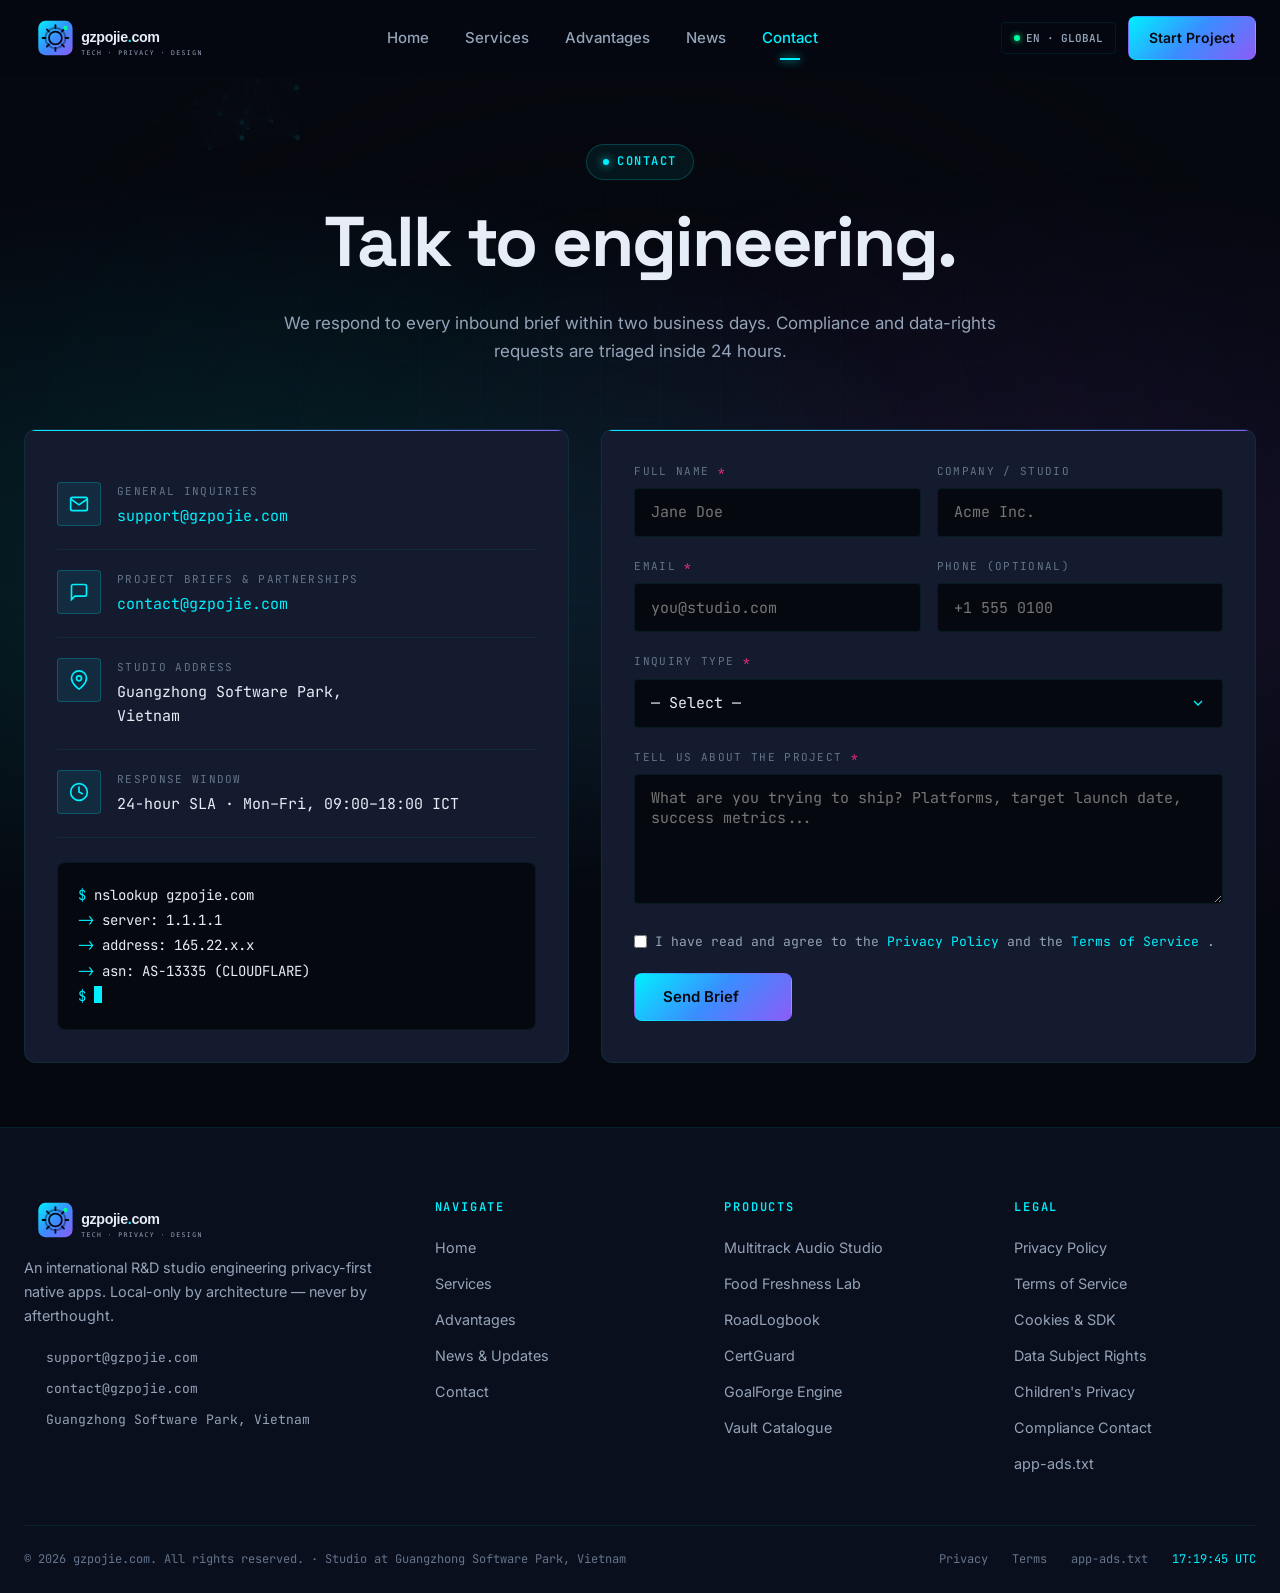
<file: contact.html>
<!DOCTYPE html>
<html lang="en">
<head>
<meta charset="UTF-8" />
<meta http-equiv="X-UA-Compatible" content="IE=edge" />
<meta name="viewport" content="width=device-width, initial-scale=1.0" />
<title>Contact — gzpojie.com Studio</title>
<meta name="description" content="Get in touch with gzpojie.com. Project briefs, partnership enquiries, press, and compliance contacts." />
<meta name="robots" content="index, follow" />
<meta name="author" content="gzpojie.com" />
<meta name="theme-color" content="#06080f" />
<meta http-equiv="Cache-Control" content="no-cache, no-store, must-revalidate" />
<meta http-equiv="Pragma" content="no-cache" />
<meta http-equiv="Expires" content="0" />
<link rel="canonical" href="https://gzpojie.com/contact.html" />
<link rel="icon" type="image/svg+xml" href="images/favicon.svg" />
<meta property="og:type" content="website" />
<meta property="og:title" content="Contact — gzpojie.com" />
<meta property="og:description" content="Project briefs and compliance contacts." />
<meta property="og:url" content="https://gzpojie.com/contact.html" />
<meta property="og:image" content="images/hero-illustration.svg" />
<script type="application/ld+json">
{"@context":"https://schema.org","@type":"ContactPage","name":"Contact gzpojie.com","url":"https://gzpojie.com/contact.html"}
</script>
<link rel="preconnect" href="https://fonts.googleapis.com" />
<link rel="preconnect" href="https://fonts.gstatic.com" crossorigin />
<link href="https://fonts.googleapis.com/css2?family=Inter:wght@400;500;600;700&family=Space+Grotesk:wght@500;600;700&family=JetBrains+Mono:wght@400;500;600&display=swap" rel="stylesheet" />
<link rel="stylesheet" href="css/style.css" />
<link rel="stylesheet" href="css/pages.css" />
<link rel="stylesheet" href="css/responsive.css" />
</head>
<body>
<a class="sr-only" href="#main">Skip to main content</a>
<!-- contact v1.0.0 - 2025-01-15 -->
<header class="navbar" role="banner">
  <div class="container nav-wrap">
    <a href="index.html" class="brand"><img src="images/logo.svg" alt="gzpojie.com" width="180" height="40" /></a>
    <nav aria-label="Primary">
      <ul class="nav-links">
        <li><a href="index.html">Home</a></li>
        <li><a href="services.html">Services</a></li>
        <li><a href="advantages.html">Advantages</a></li>
        <li><a href="news.html">News</a></li>
        <li><a href="contact.html" class="active">Contact</a></li>
      </ul>
    </nav>
    <div class="nav-actions">
      <span class="lang-badge"><span class="dot"></span>EN · GLOBAL</span>
      <a href="contact.html" class="btn btn-primary btn-sm"><span>Start Project</span></a>
      <button class="nav-toggle" aria-label="Open menu" aria-expanded="false"><svg viewBox="0 0 24 24" fill="none" stroke-width="2" stroke-linecap="round"><path d="M3 6h18M3 12h18M3 18h18"/></svg></button>
    </div>
  </div>
</header>
<main id="main">
<section class="section hero" style="padding-top:9rem;">
  <canvas class="hero-bg-canvas" aria-hidden="true"></canvas>
  <div class="hero-bg-overlay" aria-hidden="true"></div>
  <div class="container">
    <div class="section-head">
      <span class="eyebrow"><span class="dot"></span>CONTACT</span>
      <h1>Talk to engineering.</h1>
      <p class="lead">We respond to every inbound brief within two business days. Compliance and data-rights requests are triaged inside 24 hours.</p>
    </div>
    <div class="contact-grid">
      <div class="contact-info">
        <div class="contact-info-item">
          <div class="contact-info-icon"><svg viewBox="0 0 24 24" fill="none" stroke-width="2" stroke-linecap="round"><path d="M4 4h16c1.1 0 2 .9 2 2v12c0 1.1-.9 2-2 2H4c-1.1 0-2-.9-2-2V6c0-1.1.9-2 2-2z"/><polyline points="22,6 12,13 2,6"/></svg></div>
          <div><div class="lbl">GENERAL INQUIRIES</div><div class="val"><a href="mailto:support@gzpojie.com">support@gzpojie.com</a></div></div>
        </div>
        <div class="contact-info-item">
          <div class="contact-info-icon"><svg viewBox="0 0 24 24" fill="none" stroke-width="2" stroke-linecap="round"><path d="M21 15a2 2 0 0 1-2 2H7l-4 4V5a2 2 0 0 1 2-2h14a2 2 0 0 1 2 2z"/></svg></div>
          <div><div class="lbl">PROJECT BRIEFS &amp; PARTNERSHIPS</div><div class="val"><a href="mailto:contact@gzpojie.com">contact@gzpojie.com</a></div></div>
        </div>
        <div class="contact-info-item">
          <div class="contact-info-icon"><svg viewBox="0 0 24 24" fill="none" stroke-width="2" stroke-linecap="round"><path d="M21 10c0 7-9 13-9 13s-9-6-9-13a9 9 0 0 1 18 0z"/><circle cx="12" cy="10" r="3"/></svg></div>
          <div><div class="lbl">STUDIO ADDRESS</div><div class="val">Guangzhong Software Park,<br/>Vietnam</div></div>
        </div>
        <div class="contact-info-item">
          <div class="contact-info-icon"><svg viewBox="0 0 24 24" fill="none" stroke-width="2" stroke-linecap="round"><circle cx="12" cy="12" r="10"/><polyline points="12 6 12 12 16 14"/></svg></div>
          <div><div class="lbl">RESPONSE WINDOW</div><div class="val">24-hour SLA &middot; Mon&ndash;Fri, 09:00&ndash;18:00 ICT</div></div>
        </div>
        <div class="terminal-card mt-3">
<span class="terminal-prompt">$</span> <span class="terminal-out">nslookup gzpojie.com</span><br/>
<span class="terminal-prompt">-&gt;</span> <span class="terminal-out">server: 1.1.1.1</span><br/>
<span class="terminal-prompt">-&gt;</span> <span class="terminal-out">address: 165.22.x.x</span><br/>
<span class="terminal-prompt">-&gt;</span> <span class="terminal-out">asn: AS-13335 (CLOUDFLARE)</span><br/>
<span class="terminal-prompt">$</span> <span class="terminal-cursor"></span>
        </div>
      </div>

      <form class="contact-form" id="contactForm">
        <div class="form-row">
          <div class="field"><label>Full Name <span class="req">*</span></label><input type="text" name="name" required placeholder="Jane Doe" /></div>
          <div class="field"><label>Company / Studio</label><input type="text" name="company" placeholder="Acme Inc." /></div>
        </div>
        <div class="form-row">
          <div class="field"><label>Email <span class="req">*</span></label><input type="email" name="email" required placeholder="you@studio.com" /></div>
          <div class="field"><label>Phone (optional)</label><input type="tel" name="phone" placeholder="+1 555 0100" /></div>
        </div>
        <div class="field">
          <label>Inquiry type <span class="req">*</span></label>
          <select name="topic" required>
            <option value="">— Select —</option>
            <option>Project Brief</option>
            <option>Partnership</option>
            <option>Compliance / Data Subject Request</option>
            <option>Press &amp; Editorial</option>
            <option>General Enquiry</option>
          </select>
        </div>
        <div class="field">
          <label>Tell us about the project <span class="req">*</span></label>
          <textarea name="message" required placeholder="What are you trying to ship? Platforms, target launch date, success metrics..."></textarea>
        </div>
        <div class="field">
          <label style="display:flex;align-items:center;gap:0.5rem;text-transform:none;letter-spacing:0;color:var(--text-secondary);font-size:0.8125rem;">
            <input type="checkbox" name="consent" required style="width:auto;" /> I have read and agree to the <a href="privacy.html">Privacy Policy</a> and the <a href="terms.html">Terms of Service</a>.
          </label>
        </div>
        <button type="submit" class="btn btn-primary"><span>Send Brief</span>
          <svg viewBox="0 0 24 24" fill="none" stroke-width="2" stroke-linecap="round"><path d="M5 12h14M13 5l7 7-7 7"/></svg>
        </button>
        <div class="form-success"></div>
      </form>
    </div>
  </div>
</section>
</main>

<footer class="footer" role="contentinfo">
  <div class="container">
    <div class="footer-grid">
      <div class="footer-brand">
        <a href="index.html" class="brand" aria-label="gzpojie.com home">
          <img src="images/logo.svg" alt="gzpojie.com" width="180" height="40" loading="lazy" />
        </a>
        <p>An international R&amp;D studio engineering privacy-first native apps. Local-only by architecture — never by afterthought.</p>
        <div class="footer-contact">
          <a href="mailto:support@gzpojie.com"><svg viewBox="0 0 24 24" fill="none" stroke-width="2" stroke-linecap="round"><path d="M4 4h16c1.1 0 2 .9 2 2v12c0 1.1-.9 2-2 2H4c-1.1 0-2-.9-2-2V6c0-1.1.9-2 2-2z"/><polyline points="22,6 12,13 2,6"/></svg>support@gzpojie.com</a>
          <a href="mailto:contact@gzpojie.com"><svg viewBox="0 0 24 24" fill="none" stroke-width="2" stroke-linecap="round"><path d="M21 15a2 2 0 0 1-2 2H7l-4 4V5a2 2 0 0 1 2-2h14a2 2 0 0 1 2 2z"/></svg>contact@gzpojie.com</a>
          <a href="https://www.google.com/maps/search/?api=1&query=Guangzhong+Software+Park+Vietnam" target="_blank" rel="noopener"><svg viewBox="0 0 24 24" fill="none" stroke-width="2" stroke-linecap="round"><path d="M21 10c0 7-9 13-9 13s-9-6-9-13a9 9 0 0 1 18 0z"/><circle cx="12" cy="10" r="3"/></svg>Guangzhong Software Park, Vietnam</a>
        </div>
      </div>
      <div class="footer-col">
        <h4>NAVIGATE</h4>
        <ul>
          <li><a href="index.html">Home</a></li>
          <li><a href="services.html">Services</a></li>
          <li><a href="advantages.html">Advantages</a></li>
          <li><a href="news.html">News &amp; Updates</a></li>
          <li><a href="contact.html">Contact</a></li>
        </ul>
      </div>
      <div class="footer-col">
        <h4>PRODUCTS</h4>
        <ul>
          <li><a href="services.html#audio">Multitrack Audio Studio</a></li>
          <li><a href="services.html#food">Food Freshness Lab</a></li>
          <li><a href="services.html#travel">RoadLogbook</a></li>
          <li><a href="services.html#cert">CertGuard</a></li>
          <li><a href="services.html#goal">GoalForge Engine</a></li>
          <li><a href="services.html#vault">Vault Catalogue</a></li>
        </ul>
      </div>
      <div class="footer-col">
        <h4>LEGAL</h4>
        <ul>
          <li><a href="privacy.html">Privacy Policy</a></li>
          <li><a href="terms.html">Terms of Service</a></li>
          <li><a href="privacy.html#cookies">Cookies &amp; SDK</a></li>
          <li><a href="privacy.html#data-rights">Data Subject Rights</a></li>
          <li><a href="privacy.html#kids">Children's Privacy</a></li>
          <li><a href="privacy.html#contact">Compliance Contact</a></li>
          <li><a href="app-ads.txt">app-ads.txt</a></li>
        </ul>
      </div>
    </div>
    <div class="footer-bottom">
      <span>&copy; <span id="year">2025</span> gzpojie.com. All rights reserved. &middot; Studio at Guangzhong Software Park, Vietnam</span>
      <div class="footer-bottom-links">
        <a href="privacy.html">Privacy</a>
        <a href="terms.html">Terms</a>
        <a href="app-ads.txt">app-ads.txt</a>
        <span data-clock style="color:var(--accent-cyan)">00:00:00 UTC</span>
      </div>
    </div>
  </div>
</footer>

<script src="js/particles.js"></script>
<script src="js/data-viz.js"></script>
<script src="js/effects.js"></script>
<script src="js/main.js"></script>
</body>
</html>
</file>
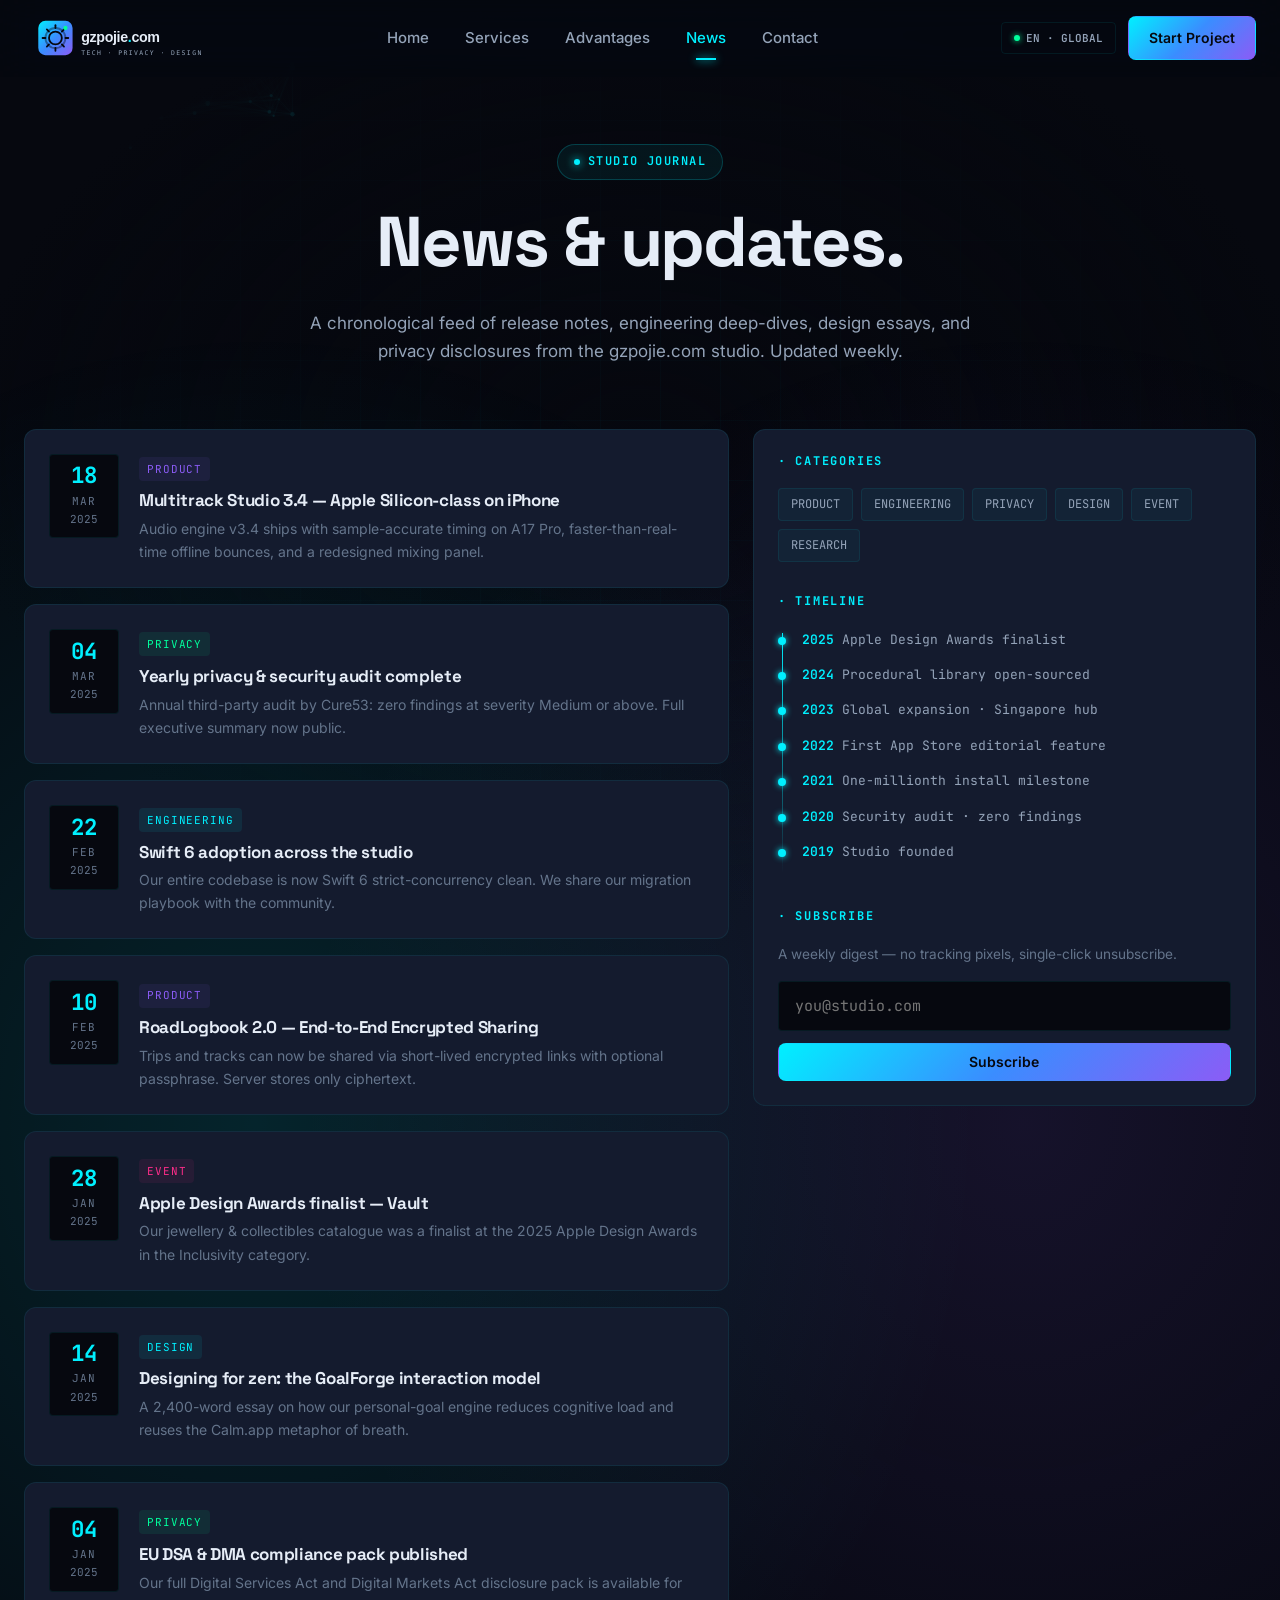
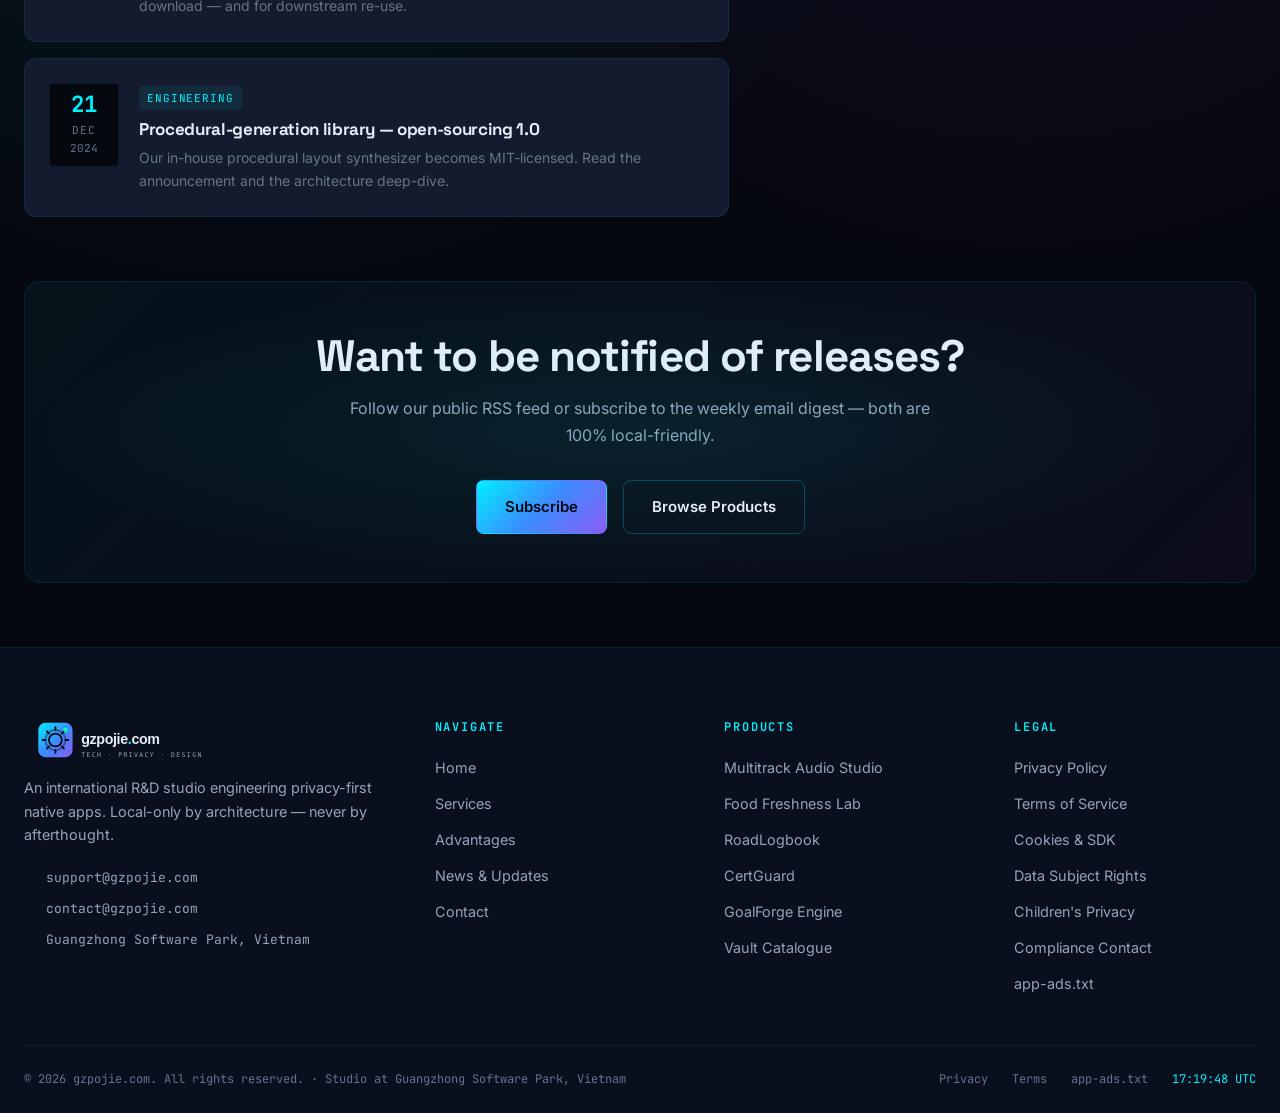
<file: news.html>
<!DOCTYPE html>
<html lang="en">
<head>
<meta charset="UTF-8" />
<meta http-equiv="X-UA-Compatible" content="IE=edge" />
<meta name="viewport" content="width=device-width, initial-scale=1.0" />
<title>News &amp; Updates — gzpojie.com Studio Journal</title>
<meta name="description" content="Product releases, engineering deep-dives, privacy audits, and design essays from the gzpojie.com studio." />
<meta name="robots" content="index, follow" />
<meta name="author" content="gzpojie.com" />
<meta name="theme-color" content="#06080f" />
<meta http-equiv="Cache-Control" content="no-cache, no-store, must-revalidate" />
<meta http-equiv="Pragma" content="no-cache" />
<meta http-equiv="Expires" content="0" />
<link rel="canonical" href="https://gzpojie.com/news.html" />
<link rel="icon" type="image/svg+xml" href="images/favicon.svg" />
<meta property="og:type" content="website" />
<meta property="og:title" content="News — gzpojie.com Studio Journal" />
<meta property="og:description" content="Product releases and privacy audits from the studio." />
<meta property="og:url" content="https://gzpojie.com/news.html" />
<meta property="og:image" content="images/hero-illustration.svg" />
<script type="application/ld+json">
{"@context":"https://schema.org","@type":"Blog","name":"gzpojie.com Studio Journal","url":"https://gzpojie.com/news.html"}
</script>
<link rel="preconnect" href="https://fonts.googleapis.com" />
<link rel="preconnect" href="https://fonts.gstatic.com" crossorigin />
<link href="https://fonts.googleapis.com/css2?family=Inter:wght@400;500;600;700&family=Space+Grotesk:wght@500;600;700&family=JetBrains+Mono:wght@400;500;600&display=swap" rel="stylesheet" />
<link rel="stylesheet" href="css/style.css" />
<link rel="stylesheet" href="css/pages.css" />
<link rel="stylesheet" href="css/responsive.css" />
</head>
<body>
<!-- news v1.0.0 - 2025-01-15 -->
<a class="sr-only" href="#main">Skip to main content</a>
<header class="navbar" role="banner">
  <div class="container nav-wrap">
    <a href="index.html" class="brand"><img src="images/logo.svg" alt="gzpojie.com" width="180" height="40" /></a>
    <nav aria-label="Primary">
      <ul class="nav-links">
        <li><a href="index.html">Home</a></li>
        <li><a href="services.html">Services</a></li>
        <li><a href="advantages.html">Advantages</a></li>
        <li><a href="news.html" class="active">News</a></li>
        <li><a href="contact.html">Contact</a></li>
      </ul>
    </nav>
    <div class="nav-actions">
      <span class="lang-badge"><span class="dot"></span>EN · GLOBAL</span>
      <a href="contact.html" class="btn btn-primary btn-sm"><span>Start Project</span></a>
      <button class="nav-toggle" aria-label="Open menu" aria-expanded="false"><svg viewBox="0 0 24 24" fill="none" stroke-width="2" stroke-linecap="round"><path d="M3 6h18M3 12h18M3 18h18"/></svg></button>
    </div>
  </div>
</header>
<main id="main">
<section class="section hero" style="padding-top:9rem;">
  <canvas class="hero-bg-canvas" aria-hidden="true"></canvas>
  <div class="hero-bg-overlay" aria-hidden="true"></div>
  <div class="container">    <div class='section-head'>
      <span class='eyebrow'><span class='dot'></span>STUDIO JOURNAL</span>
      <h1>News & updates.</h1>
      <p class='lead'>A chronological feed of release notes, engineering deep-dives, design essays, and privacy disclosures from the gzpojie.com studio. Updated weekly.</p>
    </div>
    <div class='news-grid'>
      <div class='news-list'>
        <article class="news-item">
          <div class="news-date"><div class="d">18</div><div class="m">MAR</div><div class="y">2025</div></div>
          <div class="news-content"><span class="news-cat product">PRODUCT</span><h3>Multitrack Studio 3.4 — Apple Silicon-class on iPhone</h3><p>Audio engine v3.4 ships with sample-accurate timing on A17 Pro, faster-than-real-time offline bounces, and a redesigned mixing panel.</p></div>
        </article>
        <article class="news-item">
          <div class="news-date"><div class="d">04</div><div class="m">MAR</div><div class="y">2025</div></div>
          <div class="news-content"><span class="news-cat privacy">PRIVACY</span><h3>Yearly privacy &amp; security audit complete</h3><p>Annual third-party audit by Cure53: zero findings at severity Medium or above. Full executive summary now public.</p></div>
        </article>
        <article class="news-item">
          <div class="news-date"><div class="d">22</div><div class="m">FEB</div><div class="y">2025</div></div>
          <div class="news-content"><span class="news-cat">ENGINEERING</span><h3>Swift 6 adoption across the studio</h3><p>Our entire codebase is now Swift 6 strict-concurrency clean. We share our migration playbook with the community.</p></div>
        </article>
        <article class="news-item">
          <div class="news-date"><div class="d">10</div><div class="m">FEB</div><div class="y">2025</div></div>
          <div class="news-content"><span class="news-cat product">PRODUCT</span><h3>RoadLogbook 2.0 — End-to-End Encrypted Sharing</h3><p>Trips and tracks can now be shared via short-lived encrypted links with optional passphrase. Server stores only ciphertext.</p></div>
        </article>
        <article class="news-item">
          <div class="news-date"><div class="d">28</div><div class="m">JAN</div><div class="y">2025</div></div>
          <div class="news-content"><span class="news-cat event">EVENT</span><h3>Apple Design Awards finalist — Vault</h3><p>Our jewellery &amp; collectibles catalogue was a finalist at the 2025 Apple Design Awards in the Inclusivity category.</p></div>
        </article>
        <article class="news-item">
          <div class="news-date"><div class="d">14</div><div class="m">JAN</div><div class="y">2025</div></div>
          <div class="news-content"><span class="news-cat">DESIGN</span><h3>Designing for zen: the GoalForge interaction model</h3><p>A 2,400-word essay on how our personal-goal engine reduces cognitive load and reuses the Calm.app metaphor of breath.</p></div>
        </article>
        <article class="news-item">
          <div class="news-date"><div class="d">04</div><div class="m">JAN</div><div class="y">2025</div></div>
          <div class="news-content"><span class="news-cat privacy">PRIVACY</span><h3>EU DSA &amp; DMA compliance pack published</h3><p>Our full Digital Services Act and Digital Markets Act disclosure pack is available for download — and for downstream re-use.</p></div>
        </article>
        <article class="news-item">
          <div class="news-date"><div class="d">21</div><div class="m">DEC</div><div class="y">2024</div></div>
          <div class="news-content"><span class="news-cat">ENGINEERING</span><h3>Procedural-generation library — open-sourcing 1.0</h3><p>Our in-house procedural layout synthesizer becomes MIT-licensed. Read the announcement and the architecture deep-dive.</p></div>
        </article>
      </div>

      <aside class="news-sidebar">
        <h3>· CATEGORIES</h3>
        <div class="tag-cloud">
          <a href="#">PRODUCT</a><a href="#">ENGINEERING</a><a href="#">PRIVACY</a><a href="#">DESIGN</a><a href="#">EVENT</a><a href="#">RESEARCH</a>
        </div>
        <h3 style="margin-top:2rem;">· TIMELINE</h3>
        <ul class="timeline">
          <li><span class="yr">2025</span>Apple Design Awards finalist</li>
          <li><span class="yr">2024</span>Procedural library open-sourced</li>
          <li><span class="yr">2023</span>Global expansion · Singapore hub</li>
          <li><span class="yr">2022</span>First App Store editorial feature</li>
          <li><span class="yr">2021</span>One-millionth install milestone</li>
          <li><span class="yr">2020</span>Security audit · zero findings</li>
          <li><span class="yr">2019</span>Studio founded</li>
        </ul>
        <h3 style="margin-top:2rem;">· SUBSCRIBE</h3>
        <p style="font-size:0.85rem;color:var(--text-muted);margin:0 0 1rem;">A weekly digest — no tracking pixels, single-click unsubscribe.</p>
        <form onsubmit="event.preventDefault();this.querySelector('button').textContent='Subscribed';">
          <div class="field" style="margin-bottom:0.75rem;"><input type="email" required placeholder="you@studio.com" aria-label="Email" /></div>
          <button type="submit" class="btn btn-primary btn-sm" style="width:100%;"><span>Subscribe</span></button>
        </form>
      </aside>
    </div>

    <div class="cta-strip">
      <h2>Want to be notified of releases?</h2>
      <p>Follow our public RSS feed or subscribe to the weekly email digest — both are 100% local-friendly.</p>
      <div class="cta-strip-actions">
        <a href="contact.html" class="btn btn-primary"><span>Subscribe</span></a>
        <a href="services.html" class="btn btn-ghost">Browse Products</a>
      </div>
    </div>
  </div>
</section>
</main>
<footer class="footer" role="contentinfo">
  <div class="container">
    <div class="footer-grid">
      <div class="footer-brand">
        <a href="index.html" class="brand" aria-label="gzpojie.com home">
          <img src="images/logo.svg" alt="gzpojie.com" width="180" height="40" loading="lazy" />
        </a>
        <p>An international R&amp;D studio engineering privacy-first native apps. Local-only by architecture — never by afterthought.</p>
        <div class="footer-contact">
          <a href="mailto:support@gzpojie.com"><svg viewBox="0 0 24 24" fill="none" stroke-width="2" stroke-linecap="round"><path d="M4 4h16c1.1 0 2 .9 2 2v12c0 1.1-.9 2-2 2H4c-1.1 0-2-.9-2-2V6c0-1.1.9-2 2-2z"/><polyline points="22,6 12,13 2,6"/></svg>support@gzpojie.com</a>
          <a href="mailto:contact@gzpojie.com"><svg viewBox="0 0 24 24" fill="none" stroke-width="2" stroke-linecap="round"><path d="M21 15a2 2 0 0 1-2 2H7l-4 4V5a2 2 0 0 1 2-2h14a2 2 0 0 1 2 2z"/></svg>contact@gzpojie.com</a>
          <a href="https://www.google.com/maps/search/?api=1&query=Guangzhong+Software+Park+Vietnam" target="_blank" rel="noopener"><svg viewBox="0 0 24 24" fill="none" stroke-width="2" stroke-linecap="round"><path d="M21 10c0 7-9 13-9 13s-9-6-9-13a9 9 0 0 1 18 0z"/><circle cx="12" cy="10" r="3"/></svg>Guangzhong Software Park, Vietnam</a>
        </div>
      </div>
      <div class="footer-col">
        <h4>NAVIGATE</h4>
        <ul>
          <li><a href="index.html">Home</a></li>
          <li><a href="services.html">Services</a></li>
          <li><a href="advantages.html">Advantages</a></li>
          <li><a href="news.html">News &amp; Updates</a></li>
          <li><a href="contact.html">Contact</a></li>
        </ul>
      </div>
      <div class="footer-col">
        <h4>PRODUCTS</h4>
        <ul>
          <li><a href="services.html#audio">Multitrack Audio Studio</a></li>
          <li><a href="services.html#food">Food Freshness Lab</a></li>
          <li><a href="services.html#travel">RoadLogbook</a></li>
          <li><a href="services.html#cert">CertGuard</a></li>
          <li><a href="services.html#goal">GoalForge Engine</a></li>
          <li><a href="services.html#vault">Vault Catalogue</a></li>
        </ul>
      </div>
      <div class="footer-col">
        <h4>LEGAL</h4>
        <ul>
          <li><a href="privacy.html">Privacy Policy</a></li>
          <li><a href="terms.html">Terms of Service</a></li>
          <li><a href="privacy.html#cookies">Cookies &amp; SDK</a></li>
          <li><a href="privacy.html#data-rights">Data Subject Rights</a></li>
          <li><a href="privacy.html#kids">Children's Privacy</a></li>
          <li><a href="privacy.html#contact">Compliance Contact</a></li>
          <li><a href="app-ads.txt">app-ads.txt</a></li>
        </ul>
      </div>
    </div>
    <div class="footer-bottom">
      <span>&copy; <span id="year">2025</span> gzpojie.com. All rights reserved. &middot; Studio at Guangzhong Software Park, Vietnam</span>
      <div class="footer-bottom-links">
        <a href="privacy.html">Privacy</a>
        <a href="terms.html">Terms</a>
        <a href="app-ads.txt">app-ads.txt</a>
        <span data-clock style="color:var(--accent-cyan)">00:00:00 UTC</span>
      </div>
    </div>
  </div>
</footer>

<script src="js/particles.js"></script>
<script src="js/data-viz.js"></script>
<script src="js/effects.js"></script>
<script src="js/main.js"></script>
</body>
</html>
</file>
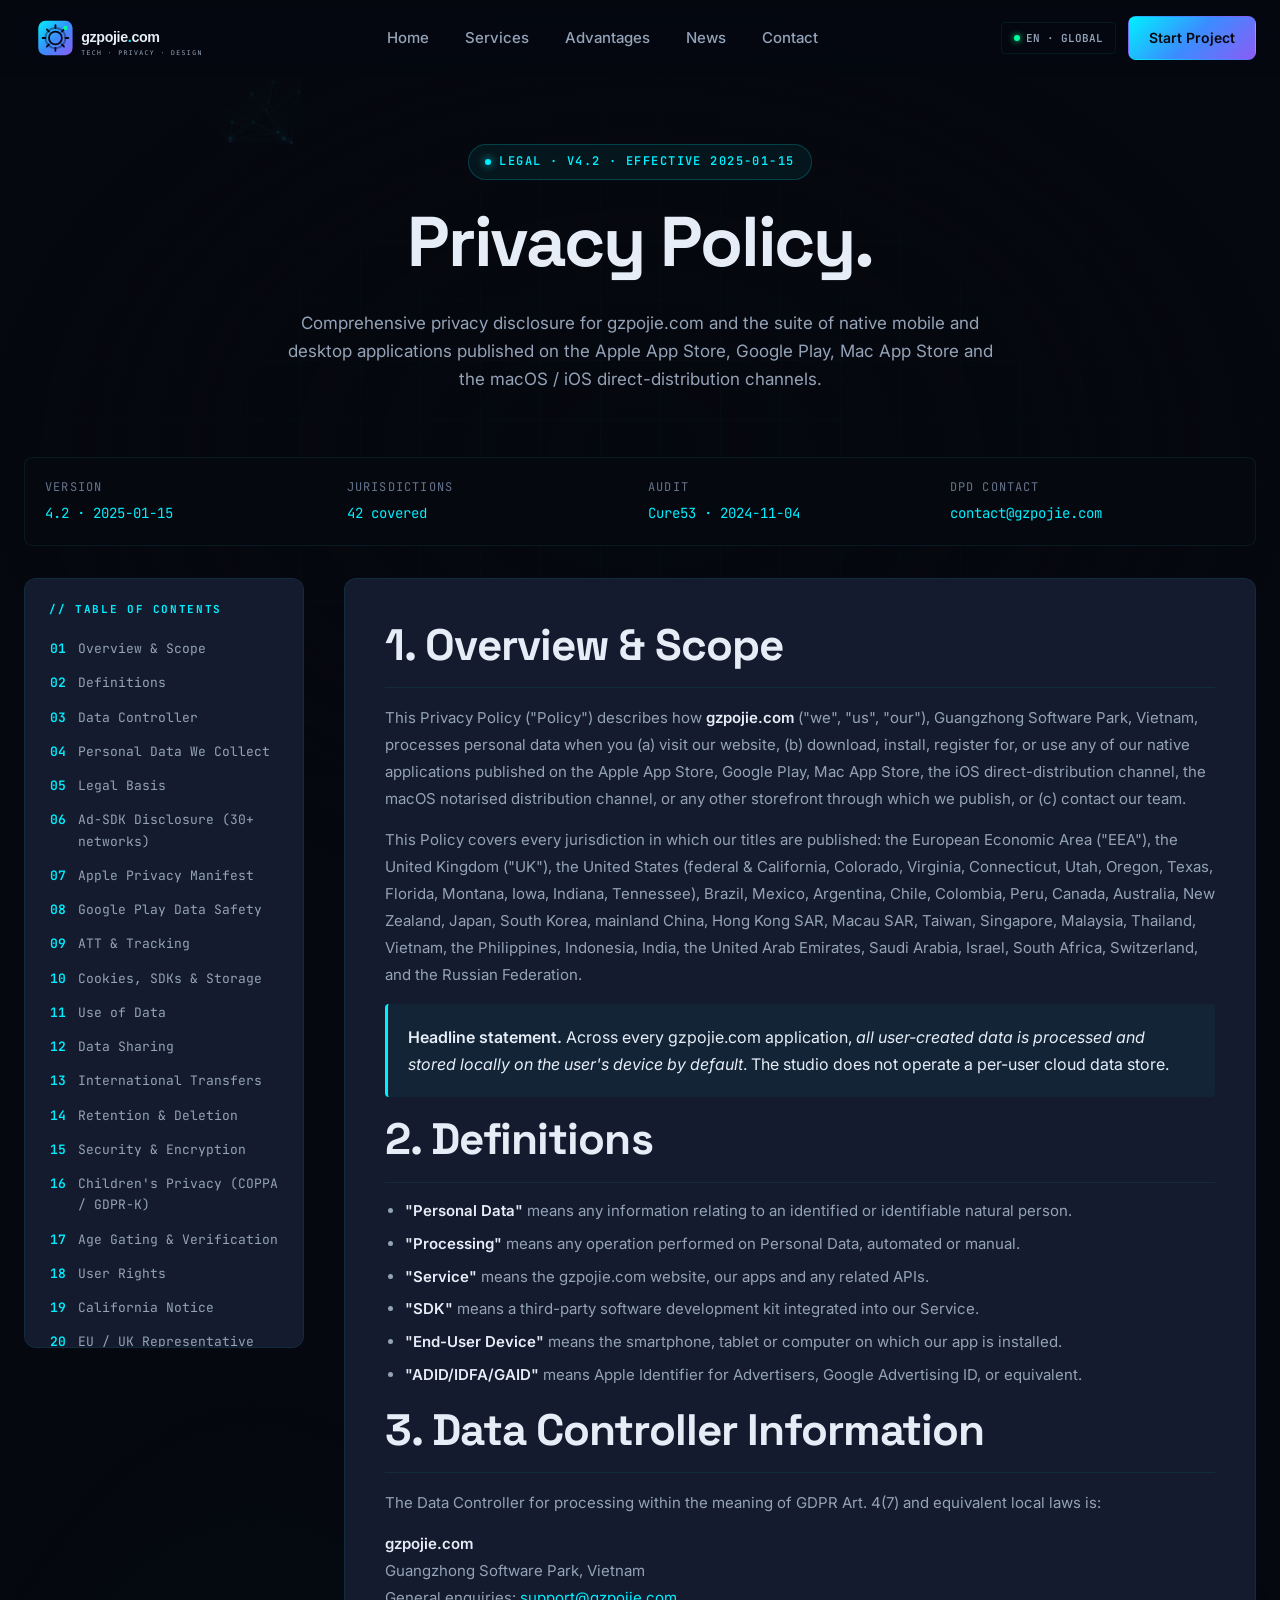
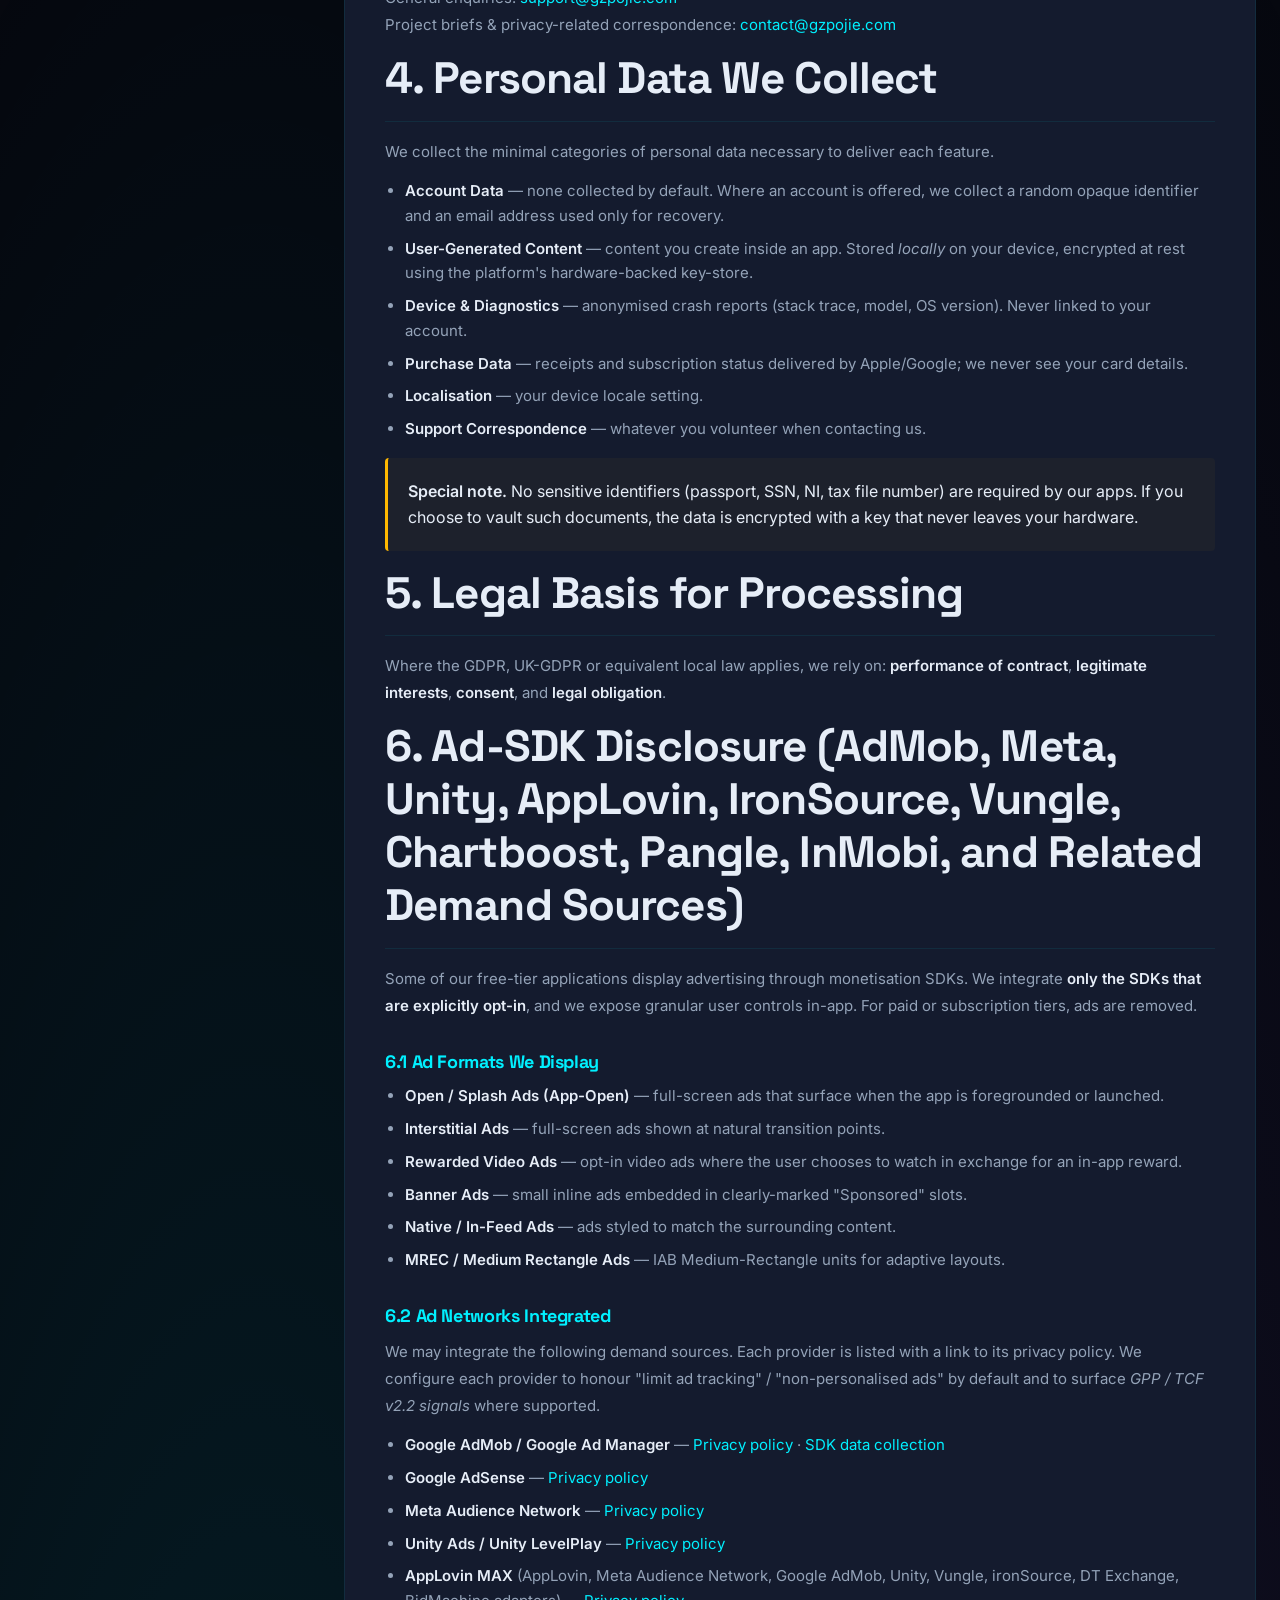
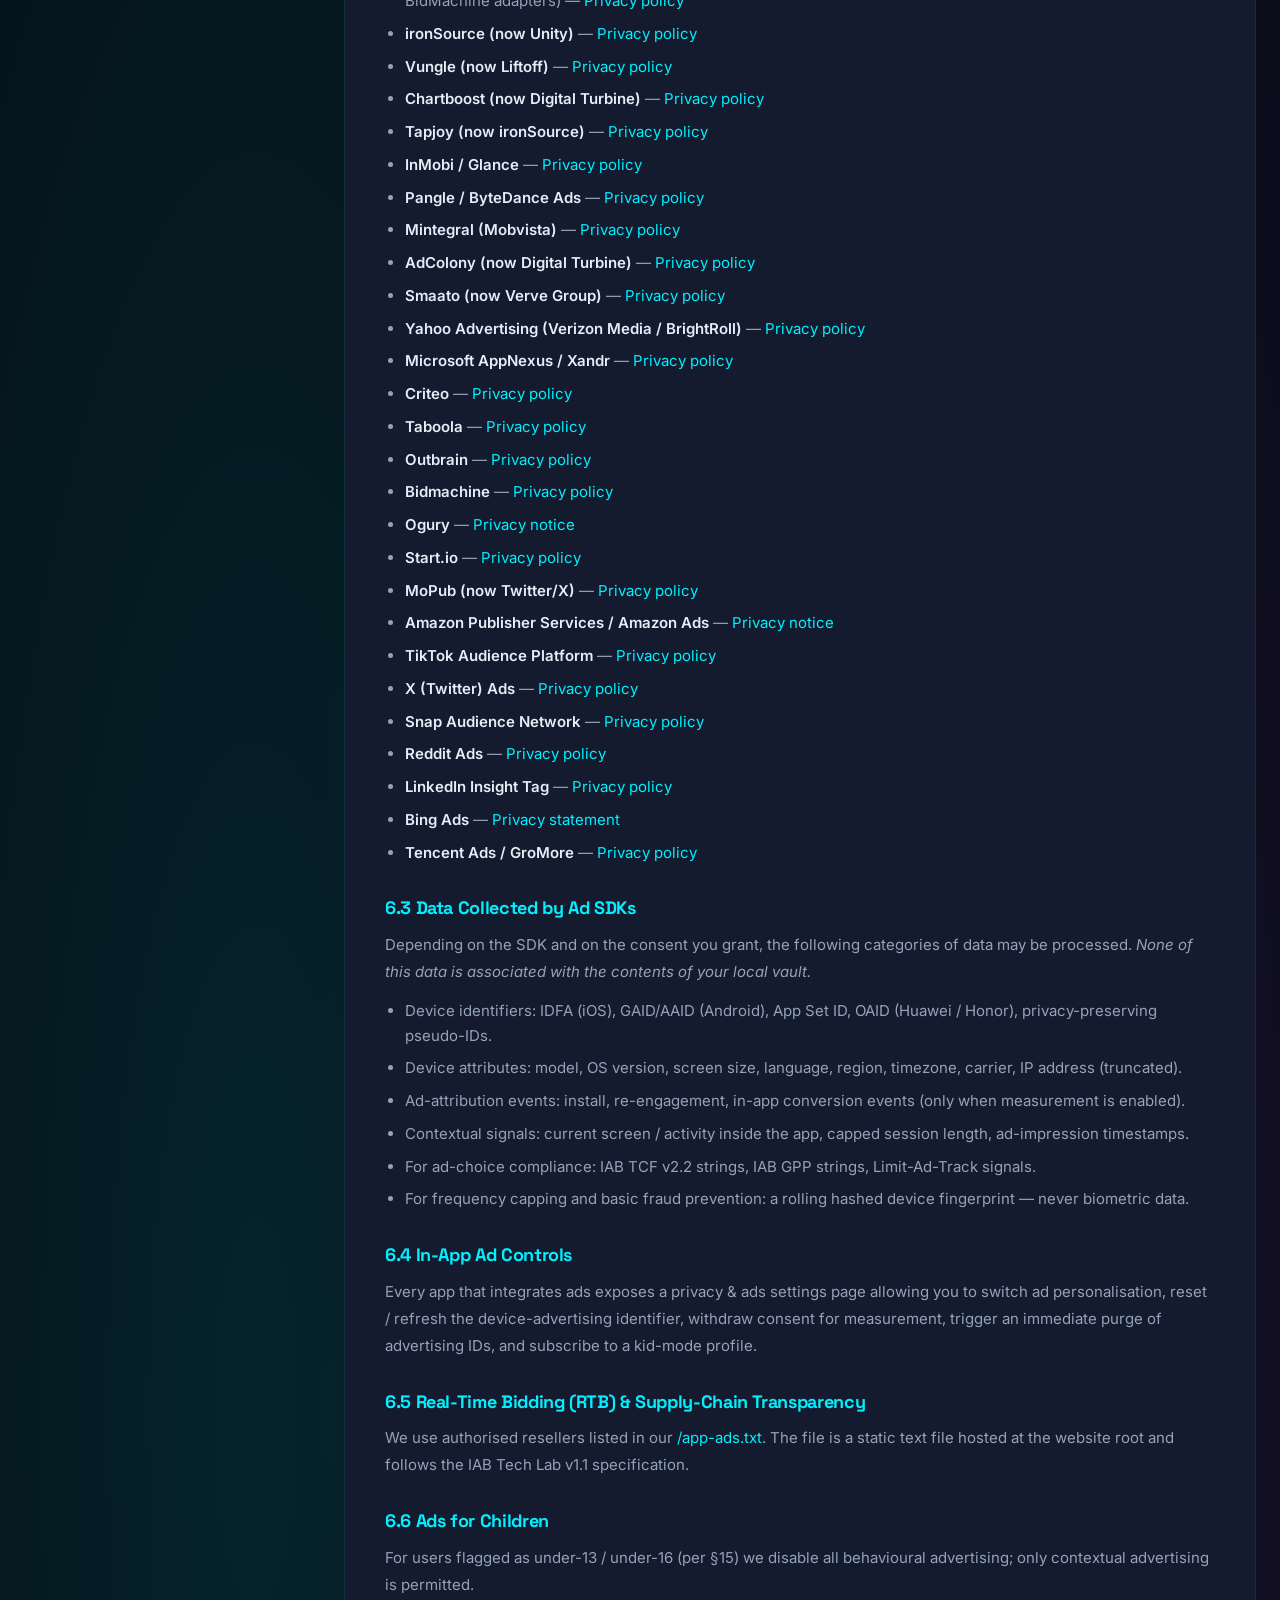
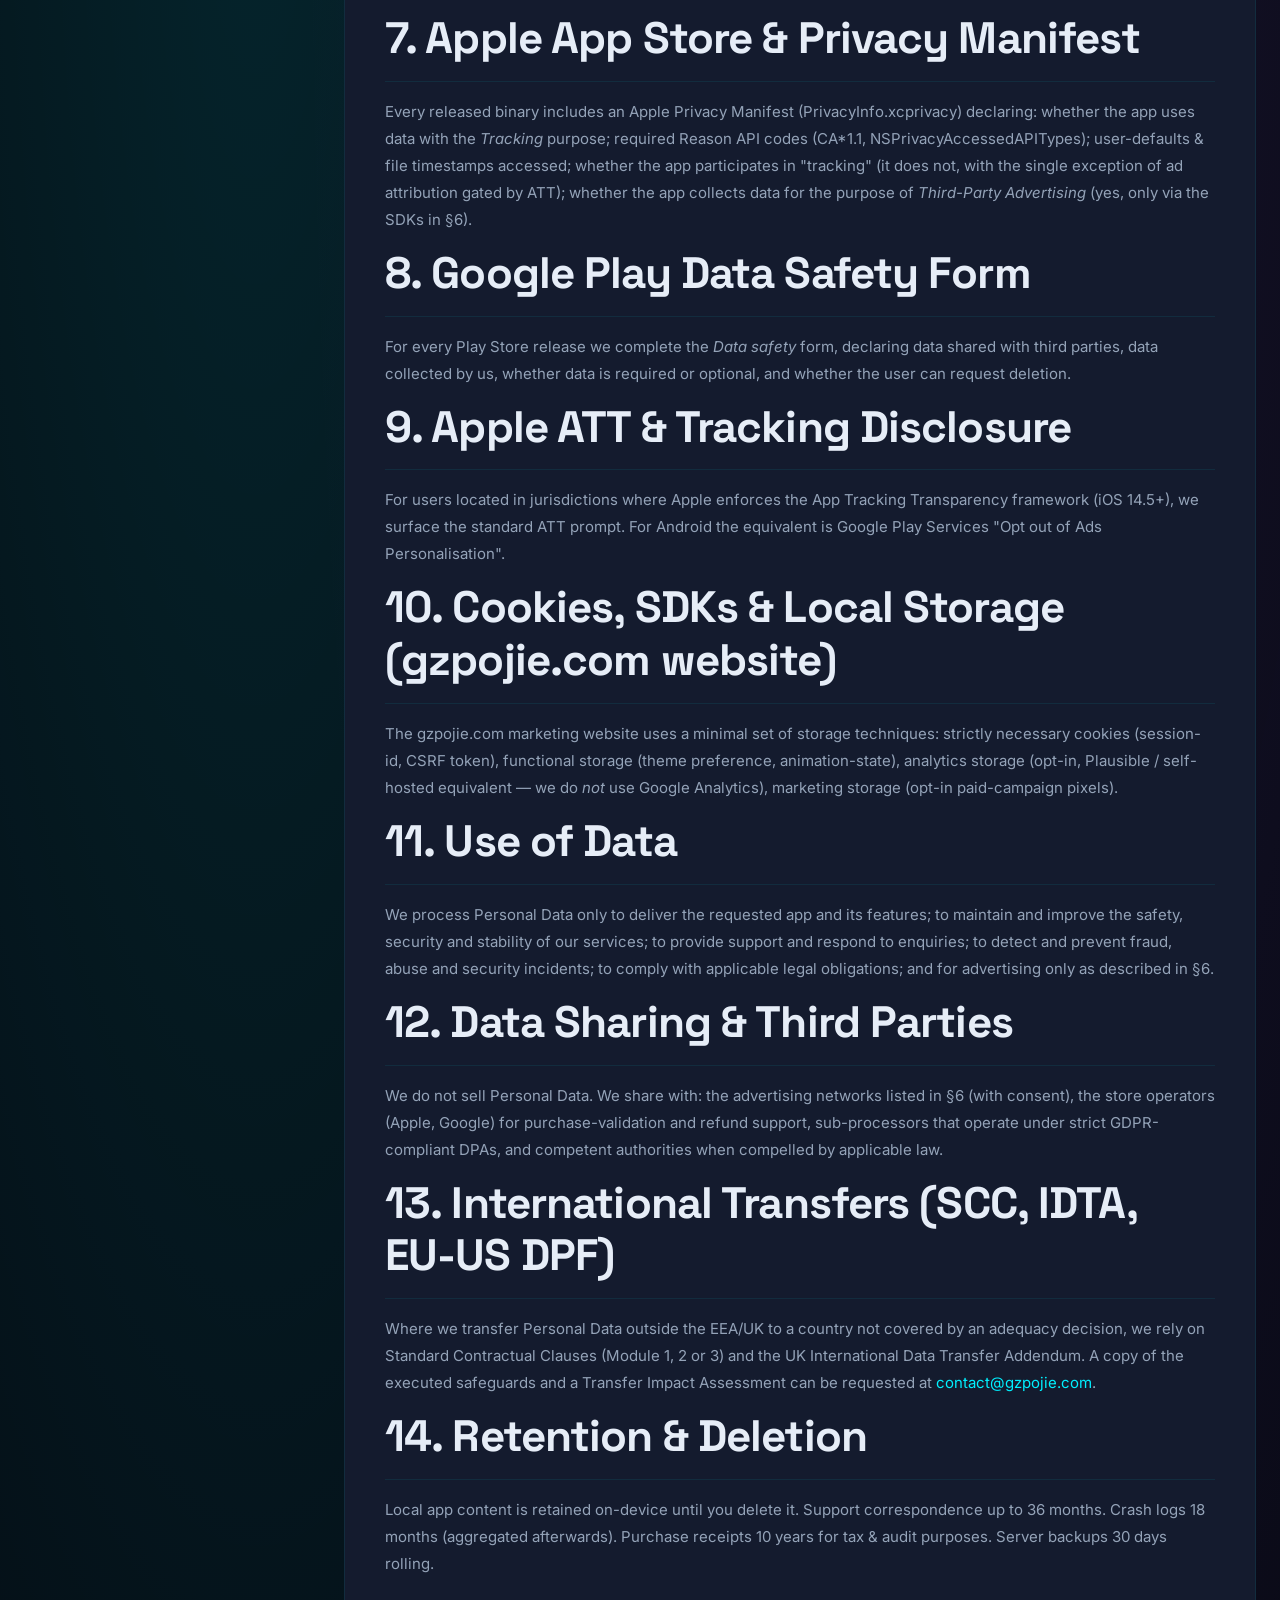
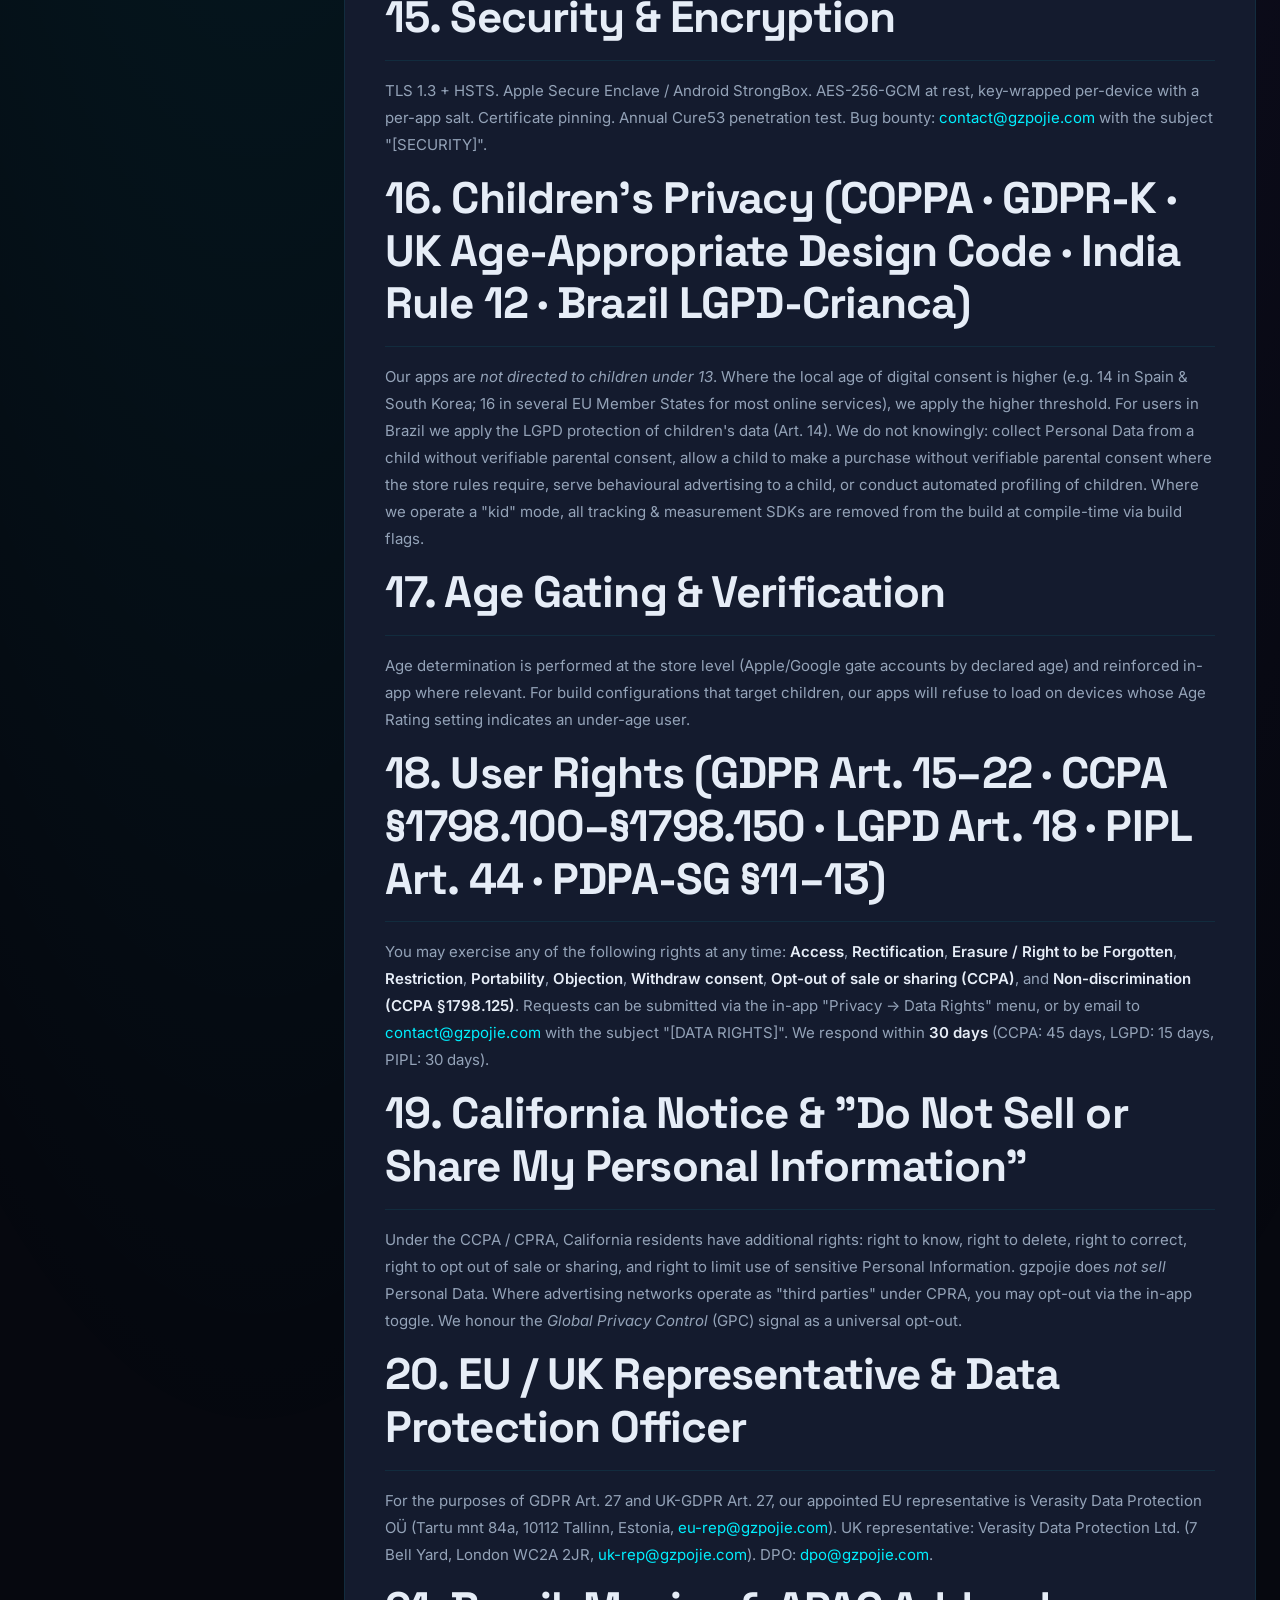
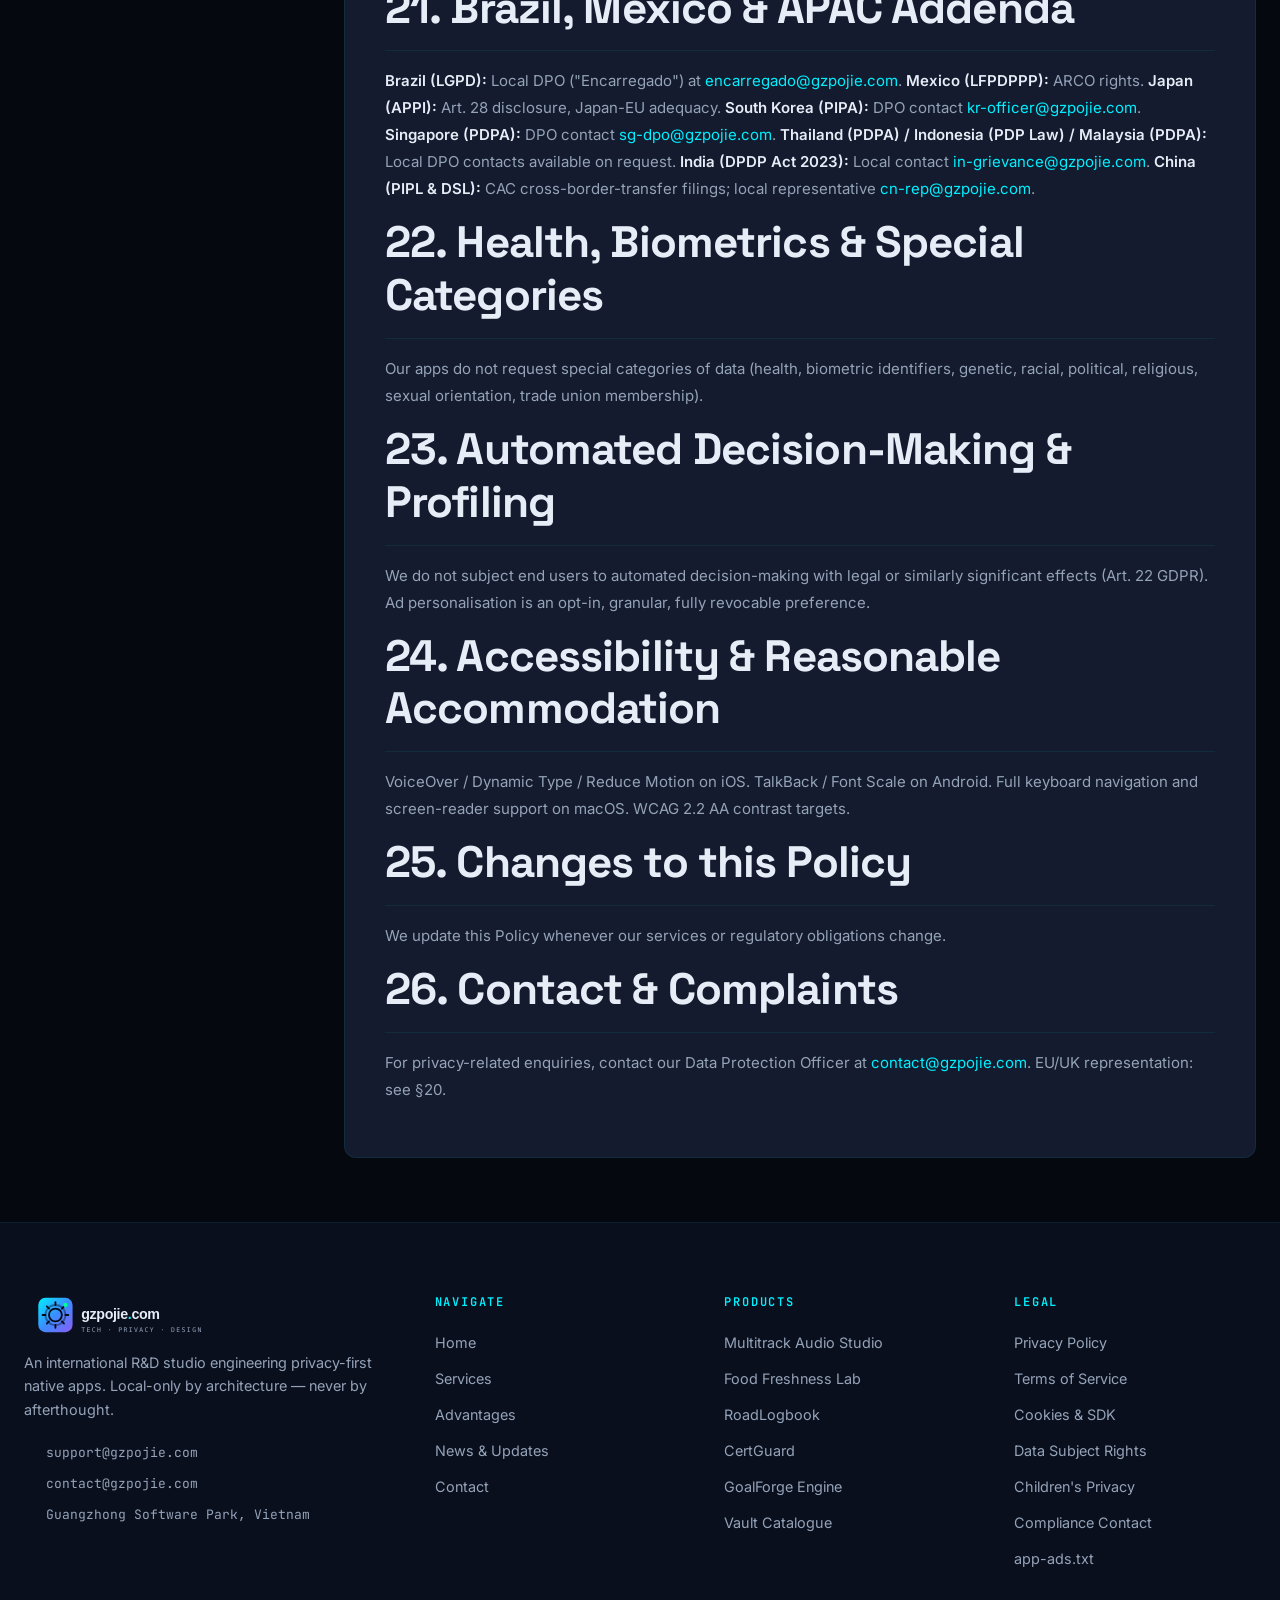
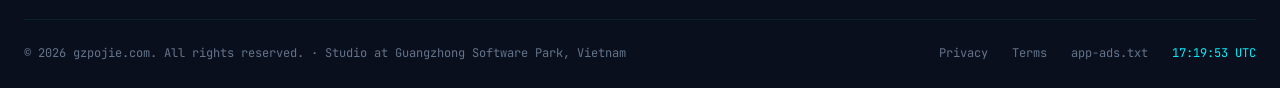
<file: privacy.html>
<!DOCTYPE html>
<html lang="en">
<head>
<meta charset="UTF-8" />
<meta http-equiv="X-UA-Compatible" content="IE=edge" />
<meta name="viewport" content="width=device-width, initial-scale=1.0" />
<title>Privacy Policy — gzpojie.com</title>
<meta name="description" content="Privacy Policy for gzpojie.com and our App Store applications. Covers GDPR, CCPA/CPRA, LGPD, PIPL, COPPA, age-gating, advertising networks including AdMob, Meta Audience Network, Unity Ads, AppLovin MAX, ironSource, Pangle, Vungle, Chartboost, Tapjoy, InMobi." />
<meta name="robots" content="index, follow" />
<meta name="author" content="gzpojie.com" />
<meta name="theme-color" content="#06080f" />
<meta http-equiv="Cache-Control" content="no-cache, no-store, must-revalidate" />
<meta http-equiv="Pragma" content="no-cache" />
<meta http-equiv="Expires" content="0" />
<link rel="canonical" href="https://gzpojie.com/privacy.html" />
<link rel="icon" type="image/svg+xml" href="images/favicon.svg" />
<meta property="og:type" content="article" />
<meta property="og:title" content="Privacy Policy — gzpojie.com" />
<meta property="og:url" content="https://gzpojie.com/privacy.html" />
<script type="application/ld+json">
{"@context":"https://schema.org","@type":"PrivacyPolicy","url":"https://gzpojie.com/privacy.html","name":"gzpojie.com Privacy Policy"}
</script>
<link rel="preconnect" href="https://fonts.googleapis.com" />
<link rel="preconnect" href="https://fonts.gstatic.com" crossorigin />
<link href="https://fonts.googleapis.com/css2?family=Inter:wght@400;500;600;700&family=Space+Grotesk:wght@500;600;700&family=JetBrains+Mono:wght@400;500;600&display=swap" rel="stylesheet" />
<link rel="stylesheet" href="css/style.css" />
<link rel="stylesheet" href="css/pages.css" />
<link rel="stylesheet" href="css/responsive.css" />
</head>
<body>
<!-- privacy v1.0.0 - 2025-01-15 -->
<a class="sr-only" href="#main">Skip to main content</a>
<header class="navbar" role="banner">
  <div class="container nav-wrap">
    <a href="index.html" class="brand"><img src="images/logo.svg" alt="gzpojie.com" width="180" height="40" /></a>
    <nav aria-label="Primary">
      <ul class="nav-links">
        <li><a href="index.html">Home</a></li>
        <li><a href="services.html">Services</a></li>
        <li><a href="advantages.html">Advantages</a></li>
        <li><a href="news.html">News</a></li>
        <li><a href="contact.html">Contact</a></li>
      </ul>
    </nav>
    <div class="nav-actions">
      <span class="lang-badge"><span class="dot"></span>EN · GLOBAL</span>
      <a href="contact.html" class="btn btn-primary btn-sm"><span>Start Project</span></a>
      <button class="nav-toggle" aria-label="Open menu" aria-expanded="false"><svg viewBox="0 0 24 24" fill="none" stroke-width="2" stroke-linecap="round"><path d="M3 6h18M3 12h18M3 18h18"/></svg></button>
    </div>
  </div>
</header>
<main id="main">
<section class="section hero" style="padding-top:9rem;">
  <canvas class="hero-bg-canvas" aria-hidden="true"></canvas>
  <div class="hero-bg-overlay" aria-hidden="true"></div>
  <div class="container">
    <div class="section-head">
      <span class="eyebrow"><span class="dot"></span>LEGAL · v4.2 · EFFECTIVE 2025-01-15</span>
      <h1>Privacy Policy.</h1>
      <p class="lead">Comprehensive privacy disclosure for gzpojie.com and the suite of native mobile and desktop applications published on the Apple App Store, Google Play, Mac App Store and the macOS / iOS direct-distribution channels.</p>
    </div>
    <div class="legal-meta">
      <div class="legal-meta-item"><div class="l">VERSION</div><div class="v">4.2 · 2025-01-15</div></div>
      <div class="legal-meta-item"><div class="l">JURISDICTIONS</div><div class="v">42 covered</div></div>
      <div class="legal-meta-item"><div class="l">AUDIT</div><div class="v">Cure53 · 2024-11-04</div></div>
      <div class="legal-meta-item"><div class="l">DPD CONTACT</div><div class="v">contact@gzpojie.com</div></div>
    </div>

    <div class="legal-layout">
      <aside class="legal-toc" aria-label="Table of contents">
        <h4>// TABLE OF CONTENTS</h4>
        <ol>
          <li><a href="#overview">Overview &amp; Scope</a></li>
          <li><a href="#definitions">Definitions</a></li>
          <li><a href="#controller">Data Controller</a></li>
          <li><a href="#collect">Personal Data We Collect</a></li>
          <li><a href="#legal-basis">Legal Basis</a></li>
          <li><a href="#ads">Ad-SDK Disclosure (30+ networks)</a></li>
          <li><a href="#app-store">Apple Privacy Manifest</a></li>
          <li><a href="#play">Google Play Data Safety</a></li>
          <li><a href="#att">ATT &amp; Tracking</a></li>
          <li><a href="#cookies">Cookies, SDKs &amp; Storage</a></li>
          <li><a href="#use">Use of Data</a></li>
          <li><a href="#share">Data Sharing</a></li>
          <li><a href="#transfers">International Transfers</a></li>
          <li><a href="#retention">Retention &amp; Deletion</a></li>
          <li><a href="#security">Security &amp; Encryption</a></li>
          <li><a href="#kids">Children's Privacy (COPPA / GDPR-K)</a></li>
          <li><a href="#age">Age Gating &amp; Verification</a></li>
          <li><a href="#rights">User Rights</a></li>
          <li><a href="#ccpa">California Notice</a></li>
          <li><a href="#eu-uk">EU / UK Representative</a></li>
          <li><a href="#apac">Brazil / Mexico / APAC</a></li>
          <li><a href="#special">Health &amp; Biometrics</a></li>
          <li><a href="#automated">Automated Decision-Making</a></li>
          <li><a href="#a11y">Accessibility</a></li>
          <li><a href="#changes">Changes to this Policy</a></li>
          <li><a href="#contact">Contact &amp; Complaints</a></li>
        </ol>
      </aside>
      <article class="legal-content">
        <h2 id="overview">1. Overview &amp; Scope</h2>
        <p>This Privacy Policy ("Policy") describes how <strong>gzpojie.com</strong> ("we", "us", "our"), Guangzhong Software Park, Vietnam, processes personal data when you (a) visit our website, (b) download, install, register for, or use any of our native applications published on the Apple App Store, Google Play, Mac App Store, the iOS direct-distribution channel, the macOS notarised distribution channel, or any other storefront through which we publish, or (c) contact our team.</p>
        <p>This Policy covers every jurisdiction in which our titles are published: the European Economic Area ("EEA"), the United Kingdom ("UK"), the United States (federal &amp; California, Colorado, Virginia, Connecticut, Utah, Oregon, Texas, Florida, Montana, Iowa, Indiana, Tennessee), Brazil, Mexico, Argentina, Chile, Colombia, Peru, Canada, Australia, New Zealand, Japan, South Korea, mainland China, Hong Kong SAR, Macau SAR, Taiwan, Singapore, Malaysia, Thailand, Vietnam, the Philippines, Indonesia, India, the United Arab Emirates, Saudi Arabia, Israel, South Africa, Switzerland, and the Russian Federation.</p>
        <div class="legal-highlight info"><strong>Headline statement.</strong> Across every gzpojie.com application, <em>all user-created data is processed and stored locally on the user's device by default</em>. The studio does not operate a per-user cloud data store.</div>

        <h2 id="definitions">2. Definitions</h2>
        <ul>
          <li><strong>"Personal Data"</strong> means any information relating to an identified or identifiable natural person.</li>
          <li><strong>"Processing"</strong> means any operation performed on Personal Data, automated or manual.</li>
          <li><strong>"Service"</strong> means the gzpojie.com website, our apps and any related APIs.</li>
          <li><strong>"SDK"</strong> means a third-party software development kit integrated into our Service.</li>
          <li><strong>"End-User Device"</strong> means the smartphone, tablet or computer on which our app is installed.</li>
          <li><strong>"ADID/IDFA/GAID"</strong> means Apple Identifier for Advertisers, Google Advertising ID, or equivalent.</li>
        </ul>

        <h2 id="controller">3. Data Controller Information</h2>
        <p>The Data Controller for processing within the meaning of GDPR Art. 4(7) and equivalent local laws is:</p>
        <p><strong>gzpojie.com</strong><br/>Guangzhong Software Park, Vietnam<br/>General enquiries: <a href="mailto:support@gzpojie.com">support@gzpojie.com</a><br/>Project briefs &amp; privacy-related correspondence: <a href="mailto:contact@gzpojie.com">contact@gzpojie.com</a></p>

        <h2 id="collect">4. Personal Data We Collect</h2>
        <p>We collect the minimal categories of personal data necessary to deliver each feature.</p>
        <ul>
          <li><strong>Account Data</strong> — none collected by default. Where an account is offered, we collect a random opaque identifier and an email address used only for recovery.</li>
          <li><strong>User-Generated Content</strong> — content you create inside an app. Stored <em>locally</em> on your device, encrypted at rest using the platform's hardware-backed key-store.</li>
          <li><strong>Device &amp; Diagnostics</strong> — anonymised crash reports (stack trace, model, OS version). Never linked to your account.</li>
          <li><strong>Purchase Data</strong> — receipts and subscription status delivered by Apple/Google; we never see your card details.</li>
          <li><strong>Localisation</strong> — your device locale setting.</li>
          <li><strong>Support Correspondence</strong> — whatever you volunteer when contacting us.</li>
        </ul>
        <div class="legal-highlight warn"><strong>Special note.</strong> No sensitive identifiers (passport, SSN, NI, tax file number) are required by our apps. If you choose to vault such documents, the data is encrypted with a key that never leaves your hardware.</div>

        <h2 id="legal-basis">5. Legal Basis for Processing</h2>
        <p>Where the GDPR, UK-GDPR or equivalent local law applies, we rely on: <strong>performance of contract</strong>, <strong>legitimate interests</strong>, <strong>consent</strong>, and <strong>legal obligation</strong>.</p>

        <h2 id="ads">6. Ad-SDK Disclosure (AdMob, Meta, Unity, AppLovin, IronSource, Vungle, Chartboost, Pangle, InMobi, and Related Demand Sources)</h2>
        <p>Some of our free-tier applications display advertising through monetisation SDKs. We integrate <strong>only the SDKs that are explicitly opt-in</strong>, and we expose granular user controls in-app. For paid or subscription tiers, ads are removed.</p>

        <h3>6.1 Ad Formats We Display</h3>
        <ul>
          <li><strong>Open / Splash Ads (App-Open)</strong> — full-screen ads that surface when the app is foregrounded or launched.</li>
          <li><strong>Interstitial Ads</strong> — full-screen ads shown at natural transition points.</li>
          <li><strong>Rewarded Video Ads</strong> — opt-in video ads where the user chooses to watch in exchange for an in-app reward.</li>
          <li><strong>Banner Ads</strong> — small inline ads embedded in clearly-marked "Sponsored" slots.</li>
          <li><strong>Native / In-Feed Ads</strong> — ads styled to match the surrounding content.</li>
          <li><strong>MREC / Medium Rectangle Ads</strong> — IAB Medium-Rectangle units for adaptive layouts.</li>
        </ul>

        <h3>6.2 Ad Networks Integrated</h3>
        <p>We may integrate the following demand sources. Each provider is listed with a link to its privacy policy. We configure each provider to honour "limit ad tracking" / "non-personalised ads" by default and to surface <em>GPP / TCF v2.2 signals</em> where supported.</p>
        <ul>
          <li><strong>Google AdMob / Google Ad Manager</strong> — <a href="https://policies.google.com/privacy" rel="noopener" target="_blank">Privacy policy</a> · <a href="https://support.google.com/admob/answer/9012901" rel="noopener" target="_blank">SDK data collection</a></li>
          <li><strong>Google AdSense</strong> — <a href="https://policies.google.com/technologies/ads" rel="noopener" target="_blank">Privacy policy</a></li>
          <li><strong>Meta Audience Network</strong> — <a href="https://www.facebook.com/policy.php" rel="noopener" target="_blank">Privacy policy</a></li>
          <li><strong>Unity Ads / Unity LevelPlay</strong> — <a href="https://unity.com/legal/game-player-and-app-user-privacy-policy" rel="noopener" target="_blank">Privacy policy</a></li>
          <li><strong>AppLovin MAX</strong> (AppLovin, Meta Audience Network, Google AdMob, Unity, Vungle, ironSource, DT Exchange, BidMachine adapters) — <a href="https://www.applovin.com/privacy/" rel="noopener" target="_blank">Privacy policy</a></li>
          <li><strong>ironSource (now Unity)</strong> — <a href="https://www.is.com/privacy-policy/" rel="noopener" target="_blank">Privacy policy</a></li>
          <li><strong>Vungle (now Liftoff)</strong> — <a href="https://vungle.com/privacy/" rel="noopener" target="_blank">Privacy policy</a></li>
          <li><strong>Chartboost (now Digital Turbine)</strong> — <a href="https://www.digitalturbine.com/privacy-eea/" rel="noopener" target="_blank">Privacy policy</a></li>
          <li><strong>Tapjoy (now ironSource)</strong> — <a href="https://www.tapjoy.com/legal/advertisers/tapjoy-privacy-policy/" rel="noopener" target="_blank">Privacy policy</a></li>
          <li><strong>InMobi / Glance</strong> — <a href="https://www.inmobi.com/privacy-policy" rel="noopener" target="_blank">Privacy policy</a></li>
          <li><strong>Pangle / ByteDance Ads</strong> — <a href="https://www.pangle.io/privacy" rel="noopener" target="_blank">Privacy policy</a></li>
          <li><strong>Mintegral (Mobvista)</strong> — <a href="https://www.mintegral.com/en/privacy" rel="noopener" target="_blank">Privacy policy</a></li>
          <li><strong>AdColony (now Digital Turbine)</strong> — <a href="https://www.adcolony.com/privacy-policy/" rel="noopener" target="_blank">Privacy policy</a></li>
          <li><strong>Smaato (now Verve Group)</strong> — <a href="https://www.smaato.com/privacy/" rel="noopener" target="_blank">Privacy policy</a></li>
          <li><strong>Yahoo Advertising (Verizon Media / BrightRoll)</strong> — <a href="https://legal.yahoo.com/us/en/yahoo/privacy/index.html" rel="noopener" target="_blank">Privacy policy</a></li>
          <li><strong>Microsoft AppNexus / Xandr</strong> — <a href="https://about.ads.microsoft.com/en-us/policies/legal-privacy-and-security-policies" rel="noopener" target="_blank">Privacy policy</a></li>
          <li><strong>Criteo</strong> — <a href="https://www.criteo.com/privacy/" rel="noopener" target="_blank">Privacy policy</a></li>
          <li><strong>Taboola</strong> — <a href="https://www.taboola.com/privacy-policy" rel="noopener" target="_blank">Privacy policy</a></li>
          <li><strong>Outbrain</strong> — <a href="https://www.outbrain.com/legal/privacy" rel="noopener" target="_blank">Privacy policy</a></li>
          <li><strong>Bidmachine</strong> — <a href="https://bidmachine.io/privacy-policy/" rel="noopener" target="_blank">Privacy policy</a></li>
          <li><strong>Ogury</strong> — <a href="https://ogury.com/privacy-notice/" rel="noopener" target="_blank">Privacy notice</a></li>
          <li><strong>Start.io</strong> — <a href="https://www.start.io/policy/privacy-policy/" rel="noopener" target="_blank">Privacy policy</a></li>
          <li><strong>MoPub (now Twitter/X)</strong> — <a href="https://www.mopub.com/legal/privacy/" rel="noopener" target="_blank">Privacy policy</a></li>
          <li><strong>Amazon Publisher Services / Amazon Ads</strong> — <a href="https://www.amazon.com/gp/help/customer/display.html?nodeId=GX7P2RF48YSYBV7W" rel="noopener" target="_blank">Privacy notice</a></li>
          <li><strong>TikTok Audience Platform</strong> — <a href="https://www.tiktok.com/legal/privacy-policy" rel="noopener" target="_blank">Privacy policy</a></li>
          <li><strong>X (Twitter) Ads</strong> — <a href="https://twitter.com/en/privacy" rel="noopener" target="_blank">Privacy policy</a></li>
          <li><strong>Snap Audience Network</strong> — <a href="https://snap.com/en-US/privacy/privacy-policy" rel="noopener" target="_blank">Privacy policy</a></li>
          <li><strong>Reddit Ads</strong> — <a href="https://www.reddit.com/policies/privacy-policy" rel="noopener" target="_blank">Privacy policy</a></li>
          <li><strong>LinkedIn Insight Tag</strong> — <a href="https://www.linkedin.com/legal/privacy-policy" rel="noopener" target="_blank">Privacy policy</a></li>
          <li><strong>Bing Ads</strong> — <a href="https://privacy.microsoft.com/en-us/privacystatement" rel="noopener" target="_blank">Privacy statement</a></li>
          <li><strong>Tencent Ads / GroMore</strong> — <a href="https://www.tencent.com/en-us/privacy-policy.html" rel="noopener" target="_blank">Privacy policy</a></li>
        </ul>

        <h3>6.3 Data Collected by Ad SDKs</h3>
        <p>Depending on the SDK and on the consent you grant, the following categories of data may be processed. <em>None of this data is associated with the contents of your local vault.</em></p>
        <ul>
          <li>Device identifiers: IDFA (iOS), GAID/AAID (Android), App Set ID, OAID (Huawei / Honor), privacy-preserving pseudo-IDs.</li>
          <li>Device attributes: model, OS version, screen size, language, region, timezone, carrier, IP address (truncated).</li>
          <li>Ad-attribution events: install, re-engagement, in-app conversion events (only when measurement is enabled).</li>
          <li>Contextual signals: current screen / activity inside the app, capped session length, ad-impression timestamps.</li>
          <li>For ad-choice compliance: IAB TCF v2.2 strings, IAB GPP strings, Limit-Ad-Track signals.</li>
          <li>For frequency capping and basic fraud prevention: a rolling hashed device fingerprint — never biometric data.</li>
        </ul>

        <h3>6.4 In-App Ad Controls</h3>
        <p>Every app that integrates ads exposes a privacy &amp; ads settings page allowing you to switch ad personalisation, reset / refresh the device-advertising identifier, withdraw consent for measurement, trigger an immediate purge of advertising IDs, and subscribe to a kid-mode profile.</p>

        <h3>6.5 Real-Time Bidding (RTB) &amp; Supply-Chain Transparency</h3>
        <p>We use authorised resellers listed in our <a href="app-ads.txt">/app-ads.txt</a>. The file is a static text file hosted at the website root and follows the IAB Tech Lab v1.1 specification.</p>

        <h3>6.6 Ads for Children</h3>
        <p>For users flagged as under-13 / under-16 (per §15) we disable all behavioural advertising; only contextual advertising is permitted.</p>

        <h2 id="app-store">7. Apple App Store &amp; Privacy Manifest</h2>
        <p>Every released binary includes an Apple Privacy Manifest (PrivacyInfo.xcprivacy) declaring: whether the app uses data with the <em>Tracking</em> purpose; required Reason API codes (CA*1.1, NSPrivacyAccessedAPITypes); user-defaults &amp; file timestamps accessed; whether the app participates in "tracking" (it does not, with the single exception of ad attribution gated by ATT); whether the app collects data for the purpose of <em>Third-Party Advertising</em> (yes, only via the SDKs in §6).</p>

        <h2 id="play">8. Google Play Data Safety Form</h2>
        <p>For every Play Store release we complete the <em>Data safety</em> form, declaring data shared with third parties, data collected by us, whether data is required or optional, and whether the user can request deletion.</p>

        <h2 id="att">9. Apple ATT &amp; Tracking Disclosure</h2>
        <p>For users located in jurisdictions where Apple enforces the App Tracking Transparency framework (iOS 14.5+), we surface the standard ATT prompt. For Android the equivalent is Google Play Services "Opt out of Ads Personalisation".</p>

        <h2 id="cookies">10. Cookies, SDKs &amp; Local Storage (gzpojie.com website)</h2>
        <p>The gzpojie.com marketing website uses a minimal set of storage techniques: strictly necessary cookies (session-id, CSRF token), functional storage (theme preference, animation-state), analytics storage (opt-in, Plausible / self-hosted equivalent — we do <em>not</em> use Google Analytics), marketing storage (opt-in paid-campaign pixels).</p>

        <h2 id="use">11. Use of Data</h2>
        <p>We process Personal Data only to deliver the requested app and its features; to maintain and improve the safety, security and stability of our services; to provide support and respond to enquiries; to detect and prevent fraud, abuse and security incidents; to comply with applicable legal obligations; and for advertising only as described in §6.</p>

        <h2 id="share">12. Data Sharing &amp; Third Parties</h2>
        <p>We do not sell Personal Data. We share with: the advertising networks listed in §6 (with consent), the store operators (Apple, Google) for purchase-validation and refund support, sub-processors that operate under strict GDPR-compliant DPAs, and competent authorities when compelled by applicable law.</p>

        <h2 id="transfers">13. International Transfers (SCC, IDTA, EU-US DPF)</h2>
        <p>Where we transfer Personal Data outside the EEA/UK to a country not covered by an adequacy decision, we rely on Standard Contractual Clauses (Module 1, 2 or 3) and the UK International Data Transfer Addendum. A copy of the executed safeguards and a Transfer Impact Assessment can be requested at <a href="mailto:contact@gzpojie.com">contact@gzpojie.com</a>.</p>

        <h2 id="retention">14. Retention &amp; Deletion</h2>
        <p>Local app content is retained on-device until you delete it. Support correspondence up to 36 months. Crash logs 18 months (aggregated afterwards). Purchase receipts 10 years for tax &amp; audit purposes. Server backups 30 days rolling.</p>

        <h2 id="security">15. Security &amp; Encryption</h2>
        <p>TLS 1.3 + HSTS. Apple Secure Enclave / Android StrongBox. AES-256-GCM at rest, key-wrapped per-device with a per-app salt. Certificate pinning. Annual Cure53 penetration test. Bug bounty: <a href="mailto:contact@gzpojie.com">contact@gzpojie.com</a> with the subject "[SECURITY]".</p>

        <h2 id="kids">16. Children's Privacy (COPPA · GDPR-K · UK Age-Appropriate Design Code · India Rule 12 · Brazil LGPD-Crianca)</h2>
        <p>Our apps are <em>not directed to children under 13</em>. Where the local age of digital consent is higher (e.g. 14 in Spain &amp; South Korea; 16 in several EU Member States for most online services), we apply the higher threshold. For users in Brazil we apply the LGPD protection of children's data (Art. 14). We do not knowingly: collect Personal Data from a child without verifiable parental consent, allow a child to make a purchase without verifiable parental consent where the store rules require, serve behavioural advertising to a child, or conduct automated profiling of children. Where we operate a "kid" mode, all tracking &amp; measurement SDKs are removed from the build at compile-time via build flags.</p>

        <h2 id="age">17. Age Gating &amp; Verification</h2>
        <p>Age determination is performed at the store level (Apple/Google gate accounts by declared age) and reinforced in-app where relevant. For build configurations that target children, our apps will refuse to load on devices whose Age Rating setting indicates an under-age user.</p>

        <h2 id="rights">18. User Rights (GDPR Art. 15–22 · CCPA §1798.100–§1798.150 · LGPD Art. 18 · PIPL Art. 44 · PDPA-SG §11–13)</h2>
        <p>You may exercise any of the following rights at any time: <strong>Access</strong>, <strong>Rectification</strong>, <strong>Erasure / Right to be Forgotten</strong>, <strong>Restriction</strong>, <strong>Portability</strong>, <strong>Objection</strong>, <strong>Withdraw consent</strong>, <strong>Opt-out of sale or sharing (CCPA)</strong>, and <strong>Non-discrimination (CCPA §1798.125)</strong>. Requests can be submitted via the in-app "Privacy → Data Rights" menu, or by email to <a href="mailto:contact@gzpojie.com">contact@gzpojie.com</a> with the subject "[DATA RIGHTS]". We respond within <strong>30 days</strong> (CCPA: 45 days, LGPD: 15 days, PIPL: 30 days).</p>

        <h2 id="ccpa">19. California Notice &amp; "Do Not Sell or Share My Personal Information"</h2>
        <p>Under the CCPA / CPRA, California residents have additional rights: right to know, right to delete, right to correct, right to opt out of sale or sharing, and right to limit use of sensitive Personal Information. gzpojie does <em>not sell</em> Personal Data. Where advertising networks operate as "third parties" under CPRA, you may opt-out via the in-app toggle. We honour the <em>Global Privacy Control</em> (GPC) signal as a universal opt-out.</p>

        <h2 id="eu-uk">20. EU / UK Representative &amp; Data Protection Officer</h2>
        <p>For the purposes of GDPR Art. 27 and UK-GDPR Art. 27, our appointed EU representative is Verasity Data Protection OÜ (Tartu mnt 84a, 10112 Tallinn, Estonia, <a href="mailto:eu-rep@gzpojie.com">eu-rep@gzpojie.com</a>). UK representative: Verasity Data Protection Ltd. (7 Bell Yard, London WC2A 2JR, <a href="mailto:uk-rep@gzpojie.com">uk-rep@gzpojie.com</a>). DPO: <a href="mailto:dpo@gzpojie.com">dpo@gzpojie.com</a>.</p>

        <h2 id="apac">21. Brazil, Mexico &amp; APAC Addenda</h2>
        <p><strong>Brazil (LGPD):</strong> Local DPO ("Encarregado") at <a href="mailto:encarregado@gzpojie.com">encarregado@gzpojie.com</a>. <strong>Mexico (LFPDPPP):</strong> ARCO rights. <strong>Japan (APPI):</strong> Art. 28 disclosure, Japan-EU adequacy. <strong>South Korea (PIPA):</strong> DPO contact <a href="mailto:kr-officer@gzpojie.com">kr-officer@gzpojie.com</a>. <strong>Singapore (PDPA):</strong> DPO contact <a href="mailto:sg-dpo@gzpojie.com">sg-dpo@gzpojie.com</a>. <strong>Thailand (PDPA) / Indonesia (PDP Law) / Malaysia (PDPA):</strong> Local DPO contacts available on request. <strong>India (DPDP Act 2023):</strong> Local contact <a href="mailto:in-grievance@gzpojie.com">in-grievance@gzpojie.com</a>. <strong>China (PIPL &amp; DSL):</strong> CAC cross-border-transfer filings; local representative <a href="mailto:cn-rep@gzpojie.com">cn-rep@gzpojie.com</a>.</p>

        <h2 id="special">22. Health, Biometrics &amp; Special Categories</h2>
        <p>Our apps do not request special categories of data (health, biometric identifiers, genetic, racial, political, religious, sexual orientation, trade union membership).</p>

        <h2 id="automated">23. Automated Decision-Making &amp; Profiling</h2>
        <p>We do not subject end users to automated decision-making with legal or similarly significant effects (Art. 22 GDPR). Ad personalisation is an opt-in, granular, fully revocable preference.</p>

        <h2 id="a11y">24. Accessibility &amp; Reasonable Accommodation</h2>
        <p>VoiceOver / Dynamic Type / Reduce Motion on iOS. TalkBack / Font Scale on Android. Full keyboard navigation and screen-reader support on macOS. WCAG 2.2 AA contrast targets.</p>

        <h2 id="changes">25. Changes to this Policy</h2>
        <p>We update this Policy whenever our services or regulatory obligations change.</p>

        <h2 id="contact">26. Contact &amp; Complaints</h2>
        <p>For privacy-related enquiries, contact our Data Protection Officer at <a href="mailto:contact@gzpojie.com">contact@gzpojie.com</a>. EU/UK representation: see §20.</p>

      </article>
    </div>
  </div>
</section>
</main>

<footer class="footer" role="contentinfo">
  <div class="container">
    <div class="footer-grid">
      <div class="footer-brand">
        <a href="index.html" class="brand" aria-label="gzpojie.com home">
          <img src="images/logo.svg" alt="gzpojie.com" width="180" height="40" loading="lazy" />
        </a>
        <p>An international R&amp;D studio engineering privacy-first native apps. Local-only by architecture — never by afterthought.</p>
        <div class="footer-contact">
          <a href="mailto:support@gzpojie.com"><svg viewBox="0 0 24 24" fill="none" stroke-width="2" stroke-linecap="round"><path d="M4 4h16c1.1 0 2 .9 2 2v12c0 1.1-.9 2-2 2H4c-1.1 0-2-.9-2-2V6c0-1.1.9-2 2-2z"/><polyline points="22,6 12,13 2,6"/></svg>support@gzpojie.com</a>
          <a href="mailto:contact@gzpojie.com"><svg viewBox="0 0 24 24" fill="none" stroke-width="2" stroke-linecap="round"><path d="M21 15a2 2 0 0 1-2 2H7l-4 4V5a2 2 0 0 1 2-2h14a2 2 0 0 1 2 2z"/></svg>contact@gzpojie.com</a>
          <a href="https://www.google.com/maps/search/?api=1&query=Guangzhong+Software+Park+Vietnam" target="_blank" rel="noopener"><svg viewBox="0 0 24 24" fill="none" stroke-width="2" stroke-linecap="round"><path d="M21 10c0 7-9 13-9 13s-9-6-9-13a9 9 0 0 1 18 0z"/><circle cx="12" cy="10" r="3"/></svg>Guangzhong Software Park, Vietnam</a>
        </div>
      </div>
      <div class="footer-col">
        <h4>NAVIGATE</h4>
        <ul>
          <li><a href="index.html">Home</a></li>
          <li><a href="services.html">Services</a></li>
          <li><a href="advantages.html">Advantages</a></li>
          <li><a href="news.html">News &amp; Updates</a></li>
          <li><a href="contact.html">Contact</a></li>
        </ul>
      </div>
      <div class="footer-col">
        <h4>PRODUCTS</h4>
        <ul>
          <li><a href="services.html#audio">Multitrack Audio Studio</a></li>
          <li><a href="services.html#food">Food Freshness Lab</a></li>
          <li><a href="services.html#travel">RoadLogbook</a></li>
          <li><a href="services.html#cert">CertGuard</a></li>
          <li><a href="services.html#goal">GoalForge Engine</a></li>
          <li><a href="services.html#vault">Vault Catalogue</a></li>
        </ul>
      </div>
      <div class="footer-col">
        <h4>LEGAL</h4>
        <ul>
          <li><a href="privacy.html">Privacy Policy</a></li>
          <li><a href="terms.html">Terms of Service</a></li>
          <li><a href="privacy.html#cookies">Cookies &amp; SDK</a></li>
          <li><a href="privacy.html#data-rights">Data Subject Rights</a></li>
          <li><a href="privacy.html#kids">Children's Privacy</a></li>
          <li><a href="privacy.html#contact">Compliance Contact</a></li>
          <li><a href="app-ads.txt">app-ads.txt</a></li>
        </ul>
      </div>
    </div>
    <div class="footer-bottom">
      <span>&copy; <span id="year">2025</span> gzpojie.com. All rights reserved. &middot; Studio at Guangzhong Software Park, Vietnam</span>
      <div class="footer-bottom-links">
        <a href="privacy.html">Privacy</a>
        <a href="terms.html">Terms</a>
        <a href="app-ads.txt">app-ads.txt</a>
        <span data-clock style="color:var(--accent-cyan)">00:00:00 UTC</span>
      </div>
    </div>
  </div>
</footer>

<script src="js/particles.js"></script>
<script src="js/data-viz.js"></script>
<script src="js/effects.js"></script>
<script src="js/main.js"></script>
</body>
</html>
</file>
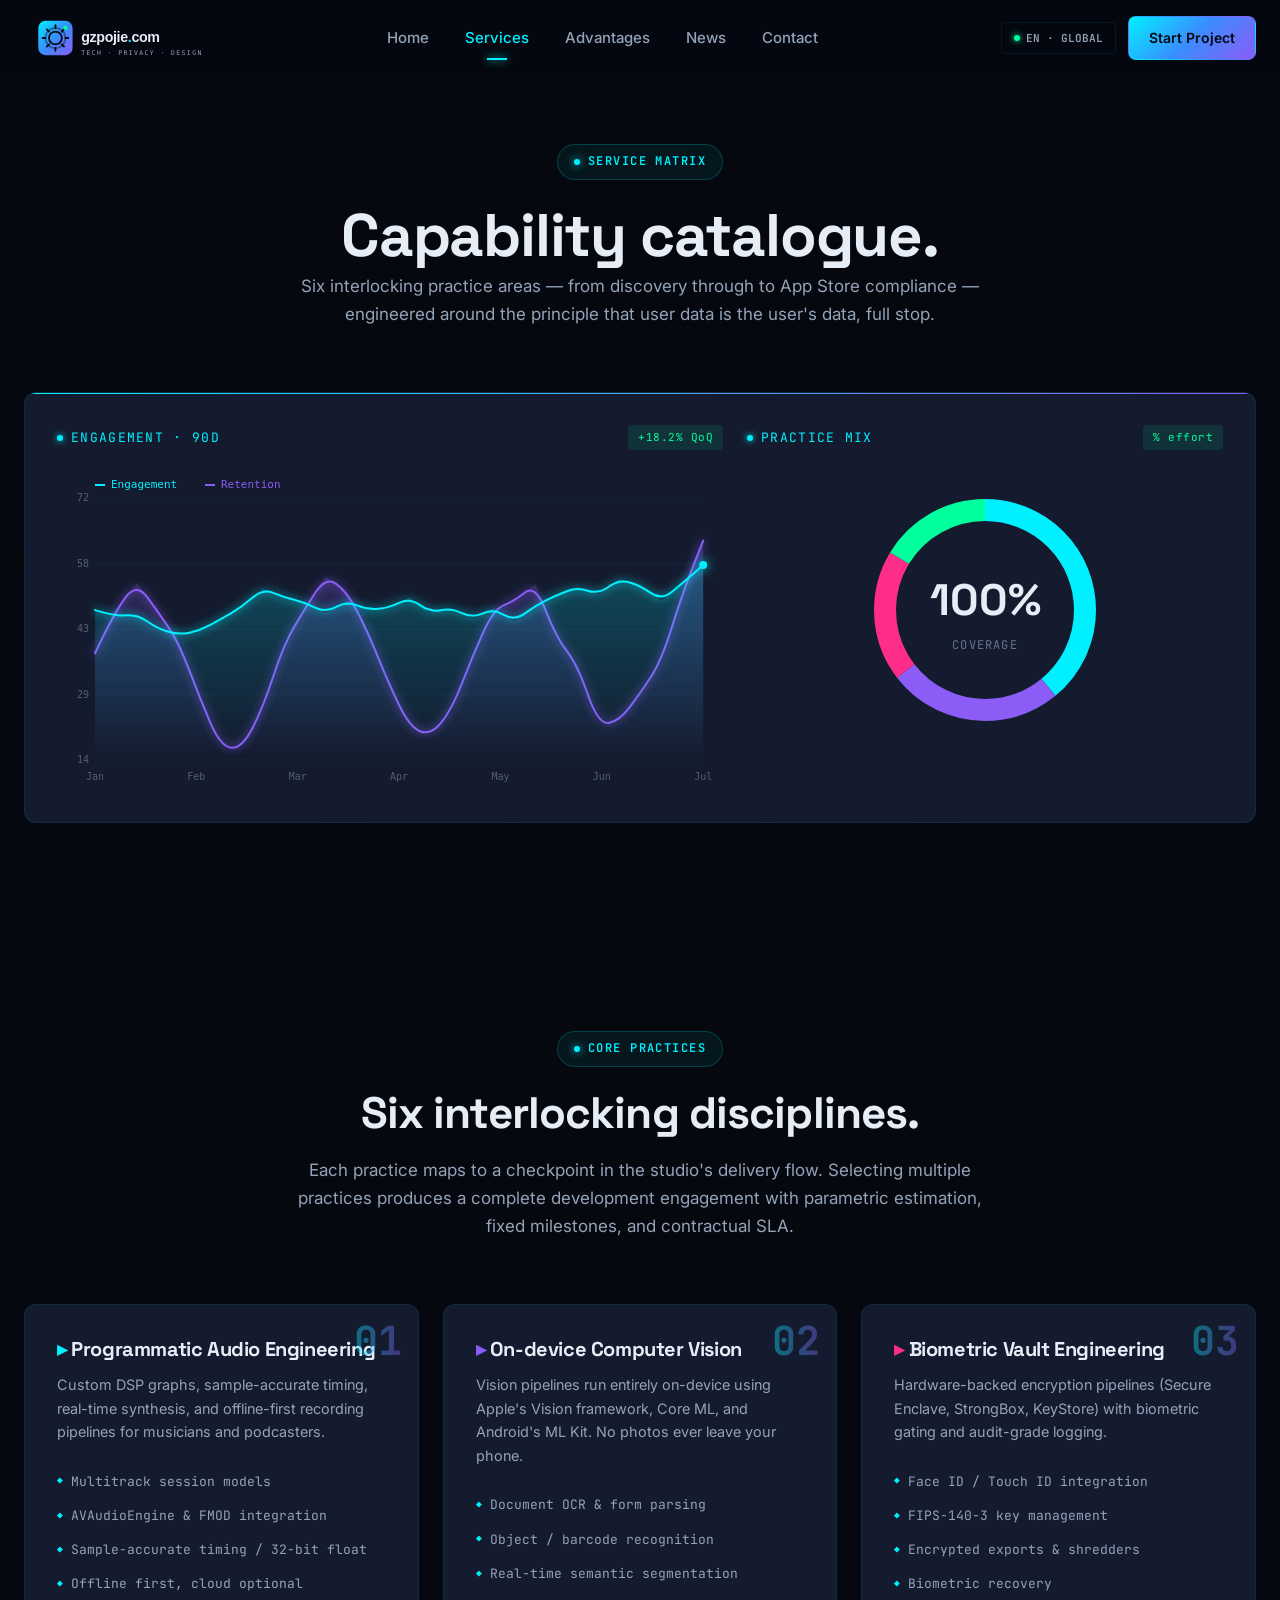
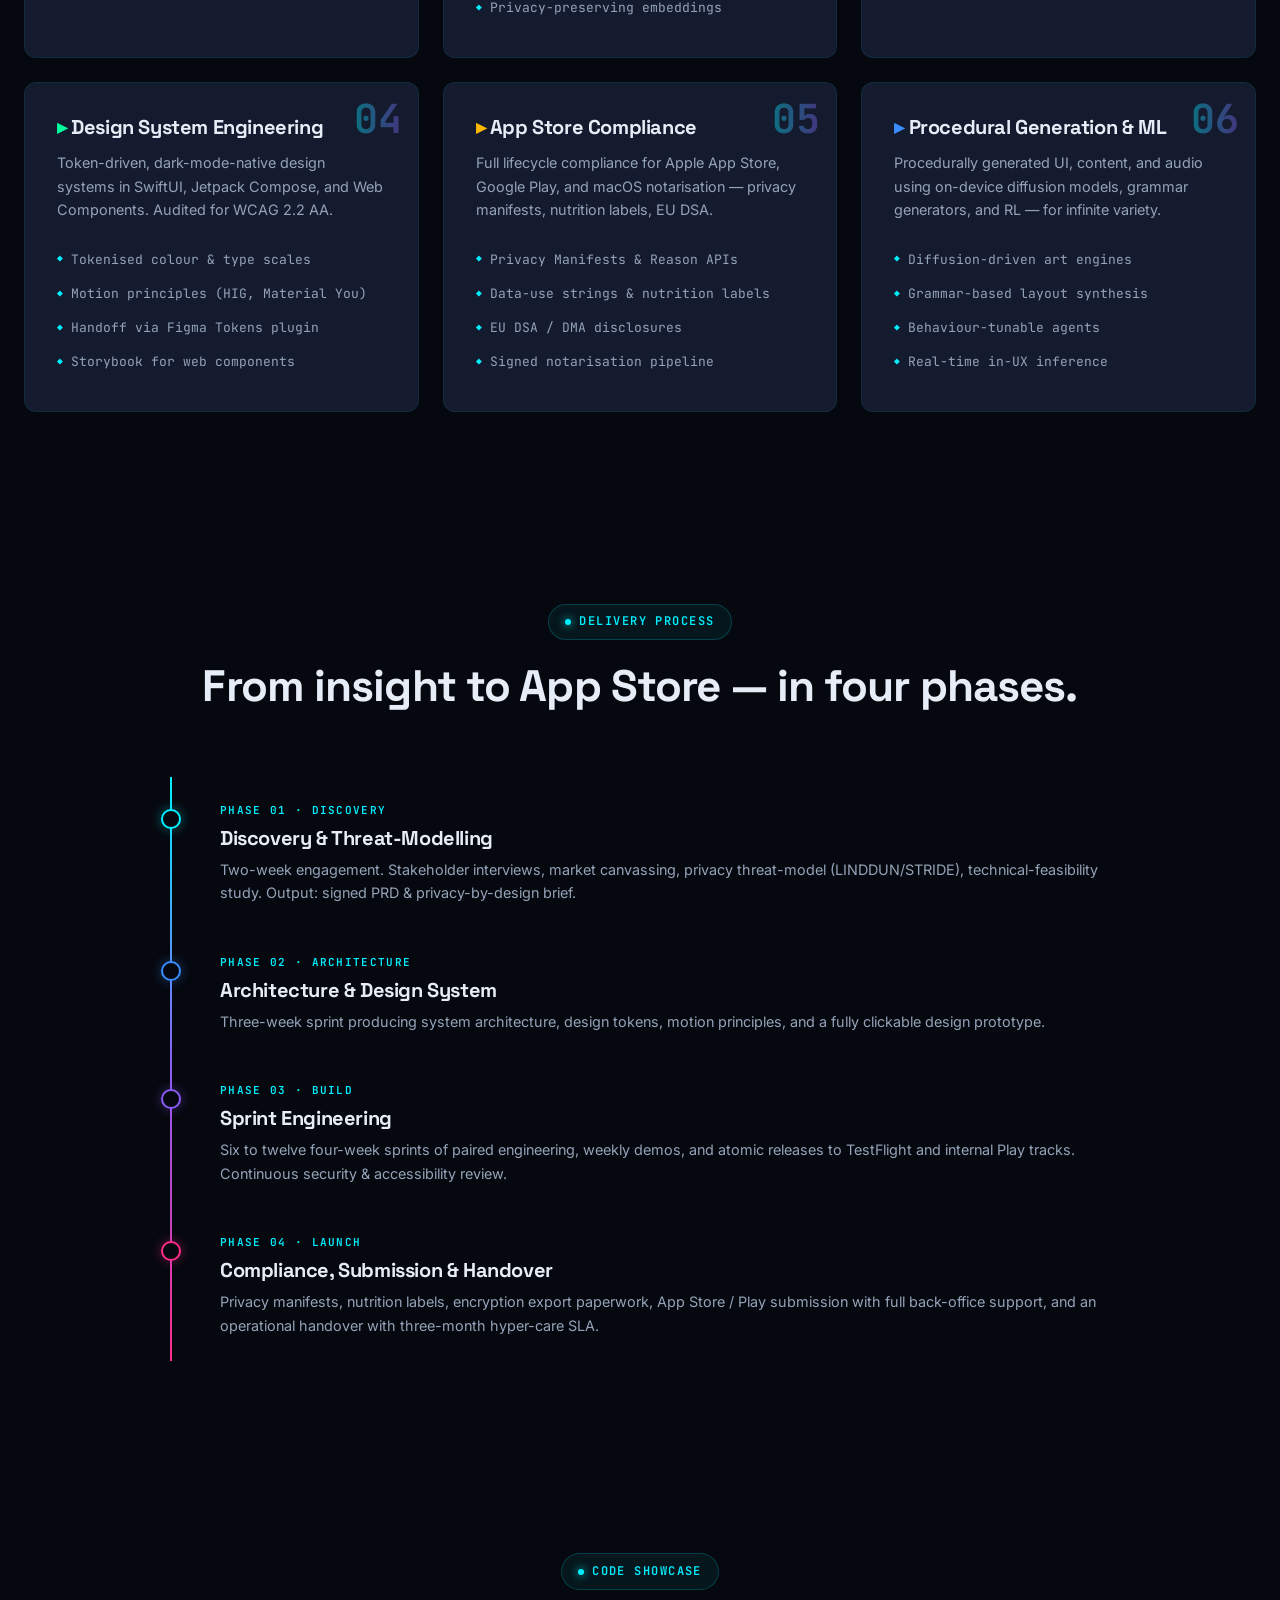
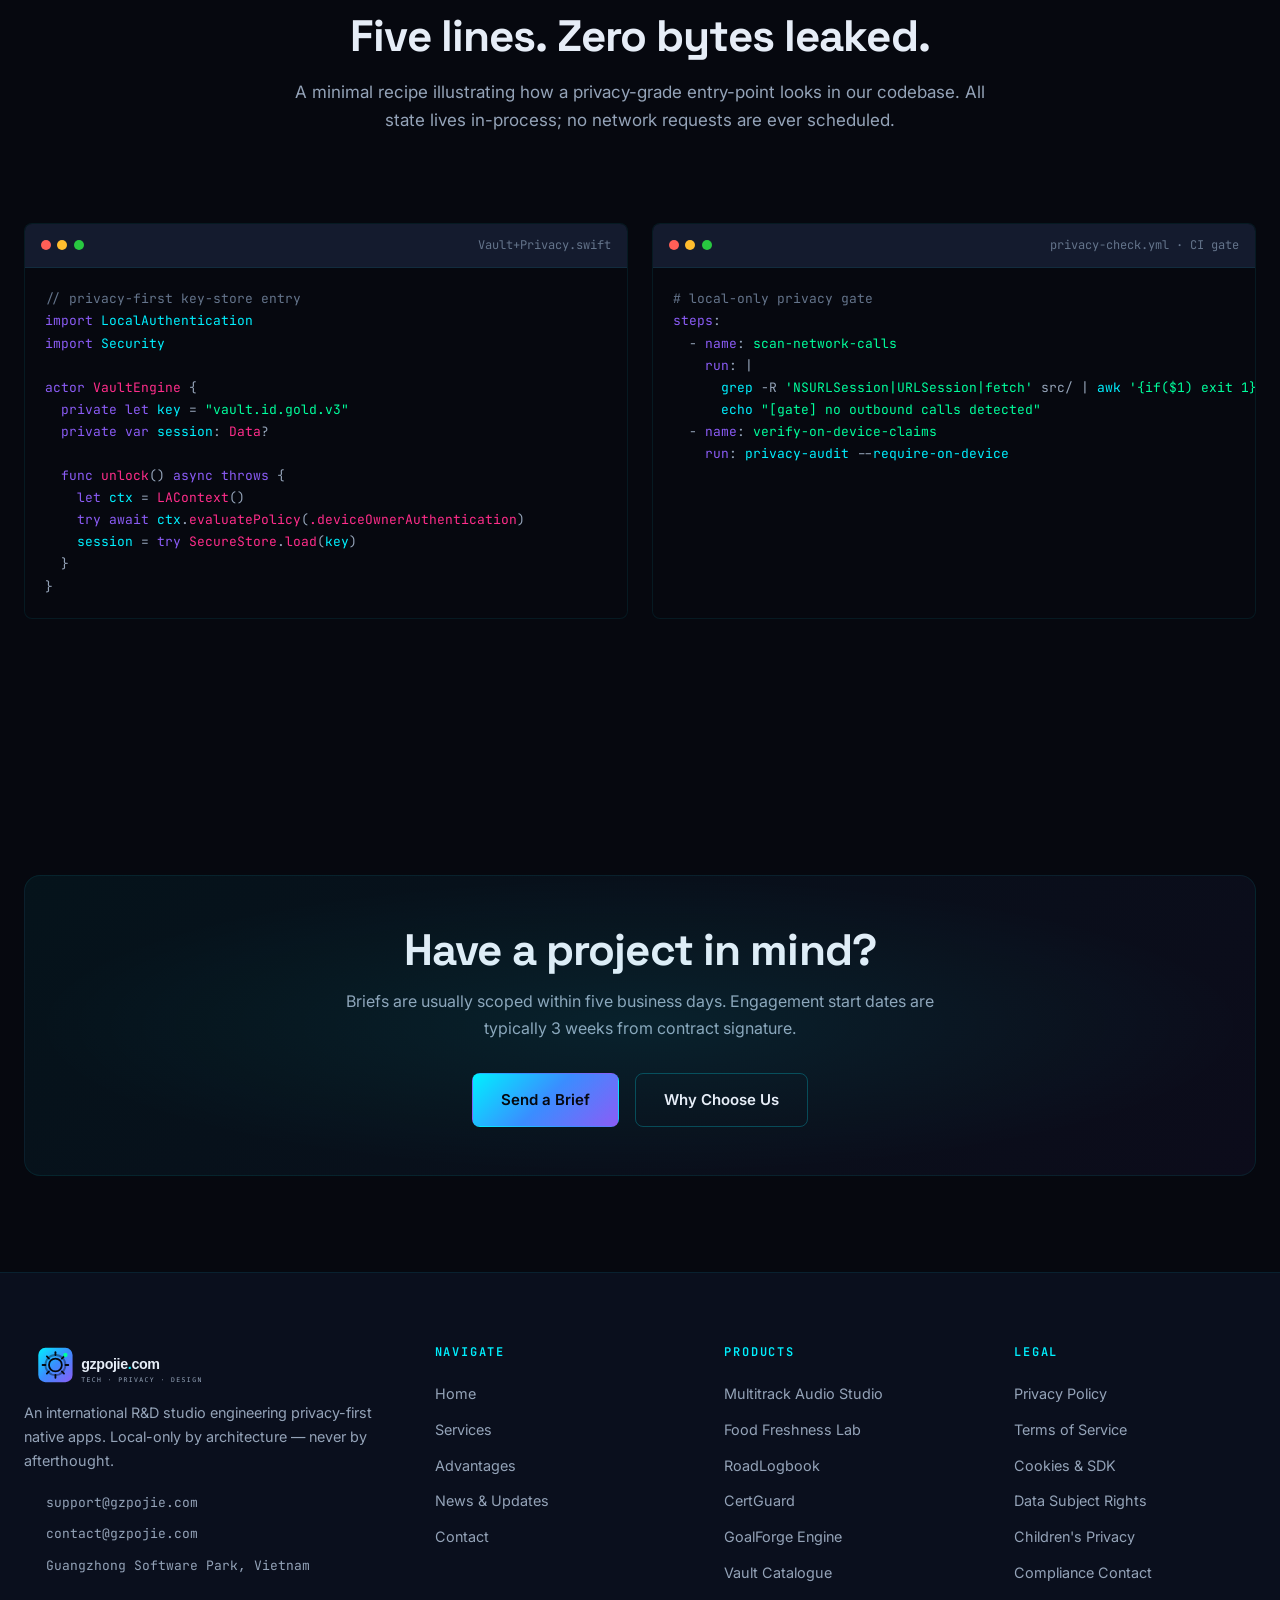
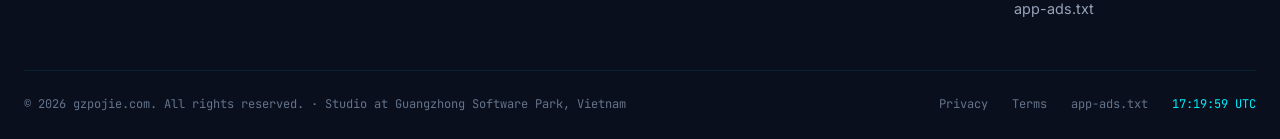
<file: services.html>
<!DOCTYPE html>
<html lang="en">
<head>
<meta charset="UTF-8" />
<meta http-equiv="X-UA-Compatible" content="IE=edge" />
<meta name="viewport" content="width=device-width, initial-scale=1.0" />
<title>Services — App Development &amp; Engineering Studio | gzpojie.com</title>
<meta name="description" content="Explore the gzpojie.com services catalogue: privacy-first mobile app R&D, programmatic audio engineering, on-device computer vision, biometric-secured vaults, design-system development, and full-cycle App Store compliance for the EU, US and APAC." />
<meta name="keywords" content="app development services, privacy-first engineering, programmatic audio, on-device ML, design system, App Store compliance" />
<meta name="robots" content="index, follow" />
<meta name="author" content="gzpojie.com" />
<meta name="theme-color" content="#06080f" />
<meta http-equiv="Cache-Control" content="no-cache, no-store, must-revalidate" />
<meta http-equiv="Pragma" content="no-cache" />
<meta http-equiv="Expires" content="0" />
<link rel="canonical" href="https://gzpojie.com/services.html" />
<link rel="icon" type="image/svg+xml" href="images/favicon.svg" />
<meta property="og:type" content="website" />
<meta property="og:title" content="Services — gzpojie.com" />
<meta property="og:description" content="Privacy-first application engineering, design systems, and App Store compliance." />
<meta property="og:url" content="https://gzpojie.com/services.html" />
<meta property="og:image" content="images/hero-illustration.svg" />
<script type="application/ld+json">
{"@context":"https://schema.org","@type":"Service","name":"gzpojie.com Application Engineering","serviceType":"Privacy-first mobile and desktop application development","provider":{"@type":"Organization","name":"gzpojie.com"},"areaServed":"Worldwide"}
</script>
<link rel="preconnect" href="https://fonts.googleapis.com" />
<link rel="preconnect" href="https://fonts.gstatic.com" crossorigin />
<link href="https://fonts.googleapis.com/css2?family=Inter:wght@400;500;600;700&family=Space+Grotesk:wght@500;600;700&family=JetBrains+Mono:wght@400;500;600&display=swap" rel="stylesheet" />
<link rel="stylesheet" href="css/style.css" />
<link rel="stylesheet" href="css/pages.css" />
<link rel="stylesheet" href="css/responsive.css" />
</head>
<body>
<a class="sr-only" href="#main">Skip to main content</a>
<!-- services.html v1.0.0 - 2025-01-15 - SERVICES -->
<header class="navbar" role="banner">
  <div class="container nav-wrap">
    <a href="index.html" class="brand"><img src="images/logo.svg" alt="gzpojie.com" width="180" height="40" /></a>
    <nav aria-label="Primary">
      <ul class="nav-links">
        <li><a href="index.html">Home</a></li>
        <li><a href="services.html" class="active">Services</a></li>
        <li><a href="advantages.html">Advantages</a></li>
        <li><a href="news.html">News</a></li>
        <li><a href="contact.html">Contact</a></li>
      </ul>
    </nav>
    <div class="nav-actions">
      <span class="lang-badge"><span class="dot"></span>EN · GLOBAL</span>
      <a href="contact.html" class="btn btn-primary btn-sm"><span>Start Project</span></a>
      <button class="nav-toggle" aria-label="Open menu" aria-expanded="false"><svg viewBox="0 0 24 24" fill="none" stroke-width="2" stroke-linecap="round"><path d="M3 6h18M3 12h18M3 18h18"/></svg></button>
    </div>
  </div>
</header>
<main id="main">
<section class="section" style="padding-top:9rem;padding-bottom:4rem;">
  <div class="container">
    <div class="section-head">
      <span class="eyebrow"><span class="dot"></span>SERVICE MATRIX</span>
      <h1>Capability catalogue.</h1>
      <p class="lead">Six interlocking practice areas — from discovery through to App Store compliance — engineered around the principle that user data is the user's data, full stop.</p>
    </div>
    <div class="viz-panel" style="margin-bottom:3rem;">
      <div>
        <div class="panel-header"><span class="panel-title"><span class="dot"></span>ENGAGEMENT · 90D</span><span class="panel-tag">+18.2% QoQ</span></div>
        <canvas class="chart-canvas" data-viz="line"></canvas>
      </div>
      <div>
        <div class="panel-header"><span class="panel-title"><span class="dot"></span>PRACTICE MIX</span><span class="panel-tag">% effort</span></div>
        <div class="ring-chart-wrap">
          <svg class="ring-chart-svg" viewBox="0 0 280 280">
            <g transform="translate(140 140)">
              <circle r="100" fill="none" stroke="rgba(255,255,255,0.04)" stroke-width="22"/>
              <circle r="100" fill="none" stroke="#00f0ff" stroke-width="22" stroke-dasharray="245 628" transform="rotate(-90)"/>
              <circle r="100" fill="none" stroke="#8b5cf6" stroke-width="22" stroke-dasharray="160 628" stroke-dashoffset="-245" transform="rotate(-90)"/>
              <circle r="100" fill="none" stroke="#ff2d8a" stroke-width="22" stroke-dasharray="120 628" stroke-dashoffset="-405" transform="rotate(-90)"/>
              <circle r="100" fill="none" stroke="#00ff9d" stroke-width="22" stroke-dasharray="105 628" stroke-dashoffset="-525" transform="rotate(-90)"/>
            </g>
          </svg>
          <div class="ring-center"><div class="pct">100%</div><div class="sub">Coverage</div></div>
        </div>
      </div>
    </div>
  </div>
</section>

<section class="section" id="matrix">
  <div class="container">
    <div class="section-head">
      <span class="eyebrow"><span class="dot"></span>CORE PRACTICES</span>
      <h2>Six interlocking disciplines.</h2>
      <p class="lead">Each practice maps to a checkpoint in the studio's delivery flow. Selecting multiple practices produces a complete development engagement with parametric estimation, fixed milestones, and contractual SLA.</p>
    </div>
    <div class="scope-grid">
      <div class="scope-card" id="audio">
        <span class="num">01</span>
        <h3><span style="color:#00f0ff">▸</span> Programmatic Audio Engineering</h3>
        <p>Custom DSP graphs, sample-accurate timing, real-time synthesis, and offline-first recording pipelines for musicians and podcasters.</p>
        <ul class="scope-list">
          <li>Multitrack session models</li>
          <li>AVAudioEngine &amp; FMOD integration</li>
          <li>Sample-accurate timing / 32-bit float</li>
          <li>Offline first, cloud optional</li>
        </ul>
      </div>
      <div class="scope-card" id="vision">
        <span class="num">02</span>
        <h3><span style="color:#8b5cf6">▸</span> On-device Computer Vision</h3>
        <p>Vision pipelines run entirely on-device using Apple's Vision framework, Core ML, and Android's ML Kit. No photos ever leave your phone.</p>
        <ul class="scope-list">
          <li>Document OCR &amp; form parsing</li>
          <li>Object / barcode recognition</li>
          <li>Real-time semantic segmentation</li>
          <li>Privacy-preserving embeddings</li>
        </ul>
      </div>
      <div class="scope-card">
        <span class="num">03</span>
        <h3><span style="color:#ff2d8a">▸</span> Biometric Vault Engineering</h3>
        <p>Hardware-backed encryption pipelines (Secure Enclave, StrongBox, KeyStore) with biometric gating and audit-grade logging.</p>
        <ul class="scope-list">
          <li>Face ID / Touch ID integration</li>
          <li>FIPS-140-3 key management</li>
          <li>Encrypted exports &amp; shredders</li>
          <li>Biometric recovery</li>
        </ul>
      </div>
      <div class="scope-card">
        <span class="num">04</span>
        <h3><span style="color:#00ff9d">▸</span> Design System Engineering</h3>
        <p>Token-driven, dark-mode-native design systems in SwiftUI, Jetpack Compose, and Web Components. Audited for WCAG 2.2 AA.</p>
        <ul class="scope-list">
          <li>Tokenised colour &amp; type scales</li>
          <li>Motion principles (HIG, Material You)</li>
          <li>Handoff via Figma Tokens plugin</li>
          <li>Storybook for web components</li>
        </ul>
      </div>
      <div class="scope-card">
        <span class="num">05</span>
        <h3><span style="color:#ffb800">▸</span> App Store Compliance</h3>
        <p>Full lifecycle compliance for Apple App Store, Google Play, and macOS notarisation — privacy manifests, nutrition labels, EU DSA.</p>
        <ul class="scope-list">
          <li>Privacy Manifests &amp; Reason APIs</li>
          <li>Data-use strings &amp; nutrition labels</li>
          <li>EU DSA / DMA disclosures</li>
          <li>Signed notarisation pipeline</li>
        </ul>
      </div>
      <div class="scope-card">
        <span class="num">06</span>
        <h3><span style="color:#3a8dff">▸</span> Procedural Generation &amp; ML</h3>
        <p>Procedurally generated UI, content, and audio using on-device diffusion models, grammar generators, and RL — for infinite variety.</p>
        <ul class="scope-list">
          <li>Diffusion-driven art engines</li>
          <li>Grammar-based layout synthesis</li>
          <li>Behaviour-tunable agents</li>
          <li>Real-time in-UX inference</li>
        </ul>
      </div>
    </div>
  </div>
</section>

<section class="section">
  <div class="container">
    <div class="section-head">
      <span class="eyebrow"><span class="dot"></span>DELIVERY PROCESS</span>
      <h2>From insight to App Store — in four phases.</h2>
    </div>
    <div class="process-timeline">
      <div class="process-step">
        <div class="process-num">PHASE 01 · DISCOVERY</div>
        <h3>Discovery &amp; Threat-Modelling</h3>
        <p>Two-week engagement. Stakeholder interviews, market canvassing, privacy threat-model (LINDDUN/STRIDE), technical-feasibility study. Output: signed PRD &amp; privacy-by-design brief.</p>
      </div>
      <div class="process-step">
        <div class="process-num">PHASE 02 · ARCHITECTURE</div>
        <h3>Architecture &amp; Design System</h3>
        <p>Three-week sprint producing system architecture, design tokens, motion principles, and a fully clickable design prototype.</p>
      </div>
      <div class="process-step">
        <div class="process-num">PHASE 03 · BUILD</div>
        <h3>Sprint Engineering</h3>
        <p>Six to twelve four-week sprints of paired engineering, weekly demos, and atomic releases to TestFlight and internal Play tracks. Continuous security &amp; accessibility review.</p>
      </div>
      <div class="process-step">
        <div class="process-num">PHASE 04 · LAUNCH</div>
        <h3>Compliance, Submission &amp; Handover</h3>
        <p>Privacy manifests, nutrition labels, encryption export paperwork, App Store / Play submission with full back-office support, and an operational handover with three-month hyper-care SLA.</p>
      </div>
    </div>
  </div>
</section>

<section class="section">
  <div class="container">
    <div class="section-head">
      <span class="eyebrow"><span class="dot"></span>CODE SHOWCASE</span>
      <h2>Five lines. Zero bytes leaked.</h2>
      <p class="lead">A minimal recipe illustrating how a privacy-grade entry-point looks in our codebase. All state lives in-process; no network requests are ever scheduled.</p>
    </div>
    <div class="grid grid-2" style="gap:1.5rem;">
      <div class="code-preview">
        <div class="code-preview-head"><div class="code-dots"><span></span><span></span><span></span></div><span>Vault+Privacy.swift</span></div>
<pre><span class="c">// privacy-first key-store entry</span>
<span class="k">import</span> <span class="v">LocalAuthentication</span>
<span class="k">import</span> <span class="v">Security</span>

<span class="k">actor</span> <span class="p">VaultEngine</span> {
  <span class="k">private let</span> <span class="v">key</span> = <span class="s">"vault.id.gold.v3"</span>
  <span class="k">private var</span> <span class="v">session</span>: <span class="p">Data</span>?

  <span class="k">func</span> <span class="p">unlock</span>() <span class="k">async throws</span> {
    <span class="k">let</span> <span class="v">ctx</span> = <span class="p">LAContext</span>()
    <span class="k">try await</span> <span class="v">ctx</span>.<span class="p">evaluatePolicy</span>(<span class="p">.deviceOwnerAuthentication</span>)
    <span class="v">session</span> = <span class="k">try</span> <span class="p">SecureStore</span>.<span class="p">load</span>(<span class="v">key</span>)
  }
}</pre>
      </div>
      <div class="code-preview">
        <div class="code-preview-head"><div class="code-dots"><span></span><span></span><span></span></div><span>privacy-check.yml · CI gate</span></div>
<pre><span class="c"># local-only privacy gate</span>
<span class="k">steps</span>:
  - <span class="k">name</span>: <span class="s">scan-network-calls</span>
    <span class="k">run</span>: |
      <span class="v">grep</span> -R <span class="s">'NSURLSession|URLSession|fetch'</span> src/ | <span class="v">awk</span> <span class="s">'{if($1) exit 1}'</span>
      <span class="v">echo</span> <span class="s">"[gate] no outbound calls detected"</span>
  - <span class="k">name</span>: <span class="s">verify-on-device-claims</span>
    <span class="k">run</span>: <span class="v">privacy-audit</span> --<span class="v">require-on-device</span></pre>
      </div>
    </div>
  </div>
</section>

<section class="section">
  <div class="container">
    <div class="cta-strip">
      <h2>Have a project in mind?</h2>
      <p>Briefs are usually scoped within five business days. Engagement start dates are typically 3 weeks from contract signature.</p>
      <div class="cta-strip-actions">
        <a href="contact.html" class="btn btn-primary"><span>Send a Brief</span></a>
        <a href="advantages.html" class="btn btn-ghost">Why Choose Us</a>
      </div>
    </div>
  </div>
</section>

</main>
<!-- Shared Footer - include in each page -->
<footer class="footer" role="contentinfo">
  <div class="container">
    <div class="footer-grid">
      <div class="footer-brand">
        <a href="index.html" class="brand" aria-label="gzpojie.com home">
          <img src="images/logo.svg" alt="gzpojie.com" width="180" height="40" loading="lazy" />
        </a>
        <p>An international R&amp;D studio engineering privacy-first native apps. Local-only by architecture — never by afterthought.</p>
        <div class="footer-contact">
          <a href="mailto:support@gzpojie.com"><svg viewBox="0 0 24 24" fill="none" stroke-width="2" stroke-linecap="round"><path d="M4 4h16c1.1 0 2 .9 2 2v12c0 1.1-.9 2-2 2H4c-1.1 0-2-.9-2-2V6c0-1.1.9-2 2-2z"/><polyline points="22,6 12,13 2,6"/></svg>support@gzpojie.com</a>
          <a href="mailto:contact@gzpojie.com"><svg viewBox="0 0 24 24" fill="none" stroke-width="2" stroke-linecap="round"><path d="M21 15a2 2 0 0 1-2 2H7l-4 4V5a2 2 0 0 1 2-2h14a2 2 0 0 1 2 2z"/></svg>contact@gzpojie.com</a>
          <a href="https://www.google.com/maps/search/?api=1&query=Guangzhong+Software+Park+Vietnam" target="_blank" rel="noopener"><svg viewBox="0 0 24 24" fill="none" stroke-width="2" stroke-linecap="round"><path d="M21 10c0 7-9 13-9 13s-9-6-9-13a9 9 0 0 1 18 0z"/><circle cx="12" cy="10" r="3"/></svg>Guangzhong Software Park, Vietnam</a>
        </div>
      </div>

      <div class="footer-col">
        <h4>NAVIGATE</h4>
        <ul>
          <li><a href="index.html">Home</a></li>
          <li><a href="services.html">Services</a></li>
          <li><a href="advantages.html">Advantages</a></li>
          <li><a href="news.html">News &amp; Updates</a></li>
          <li><a href="contact.html">Contact</a></li>
        </ul>
      </div>

      <div class="footer-col">
        <h4>PRODUCTS</h4>
        <ul>
          <li><a href="services.html#audio">Multitrack Audio Studio</a></li>
          <li><a href="services.html#food">Food Freshness Lab</a></li>
          <li><a href="services.html#travel">RoadLogbook</a></li>
          <li><a href="services.html#cert">CertGuard</a></li>
          <li><a href="services.html#goal">GoalForge Engine</a></li>
          <li><a href="services.html#vault">Vault Catalogue</a></li>
        </ul>
      </div>

      <div class="footer-col">
        <h4>LEGAL</h4>
        <ul>
          <li><a href="privacy.html">Privacy Policy</a></li>
          <li><a href="terms.html">Terms of Service</a></li>
          <li><a href="privacy.html#cookies">Cookies &amp; SDK</a></li>
          <li><a href="privacy.html#data-rights">Data Subject Rights</a></li>
          <li><a href="privacy.html#kids">Children's Privacy</a></li>
          <li><a href="privacy.html#contact">Compliance Contact</a></li>
          <li><a href="app-ads.txt">app-ads.txt</a></li>
        </ul>
      </div>
    </div>

    <div class="footer-bottom">
      <span>© <span id="year">2025</span> gzpojie.com. All rights reserved. · Studio at Guangzhong Software Park, Vietnam</span>
      <div class="footer-bottom-links">
        <a href="privacy.html">Privacy</a>
        <a href="terms.html">Terms</a>
        <a href="app-ads.txt">app-ads.txt</a>
        <span data-clock style="color:var(--accent-cyan)">00:00:00 UTC</span>
      </div>
    </div>
  </div>
</footer>

<script src="js/data-viz.js"></script>
<script src="js/main.js"></script>
</body>
</html>
</file>
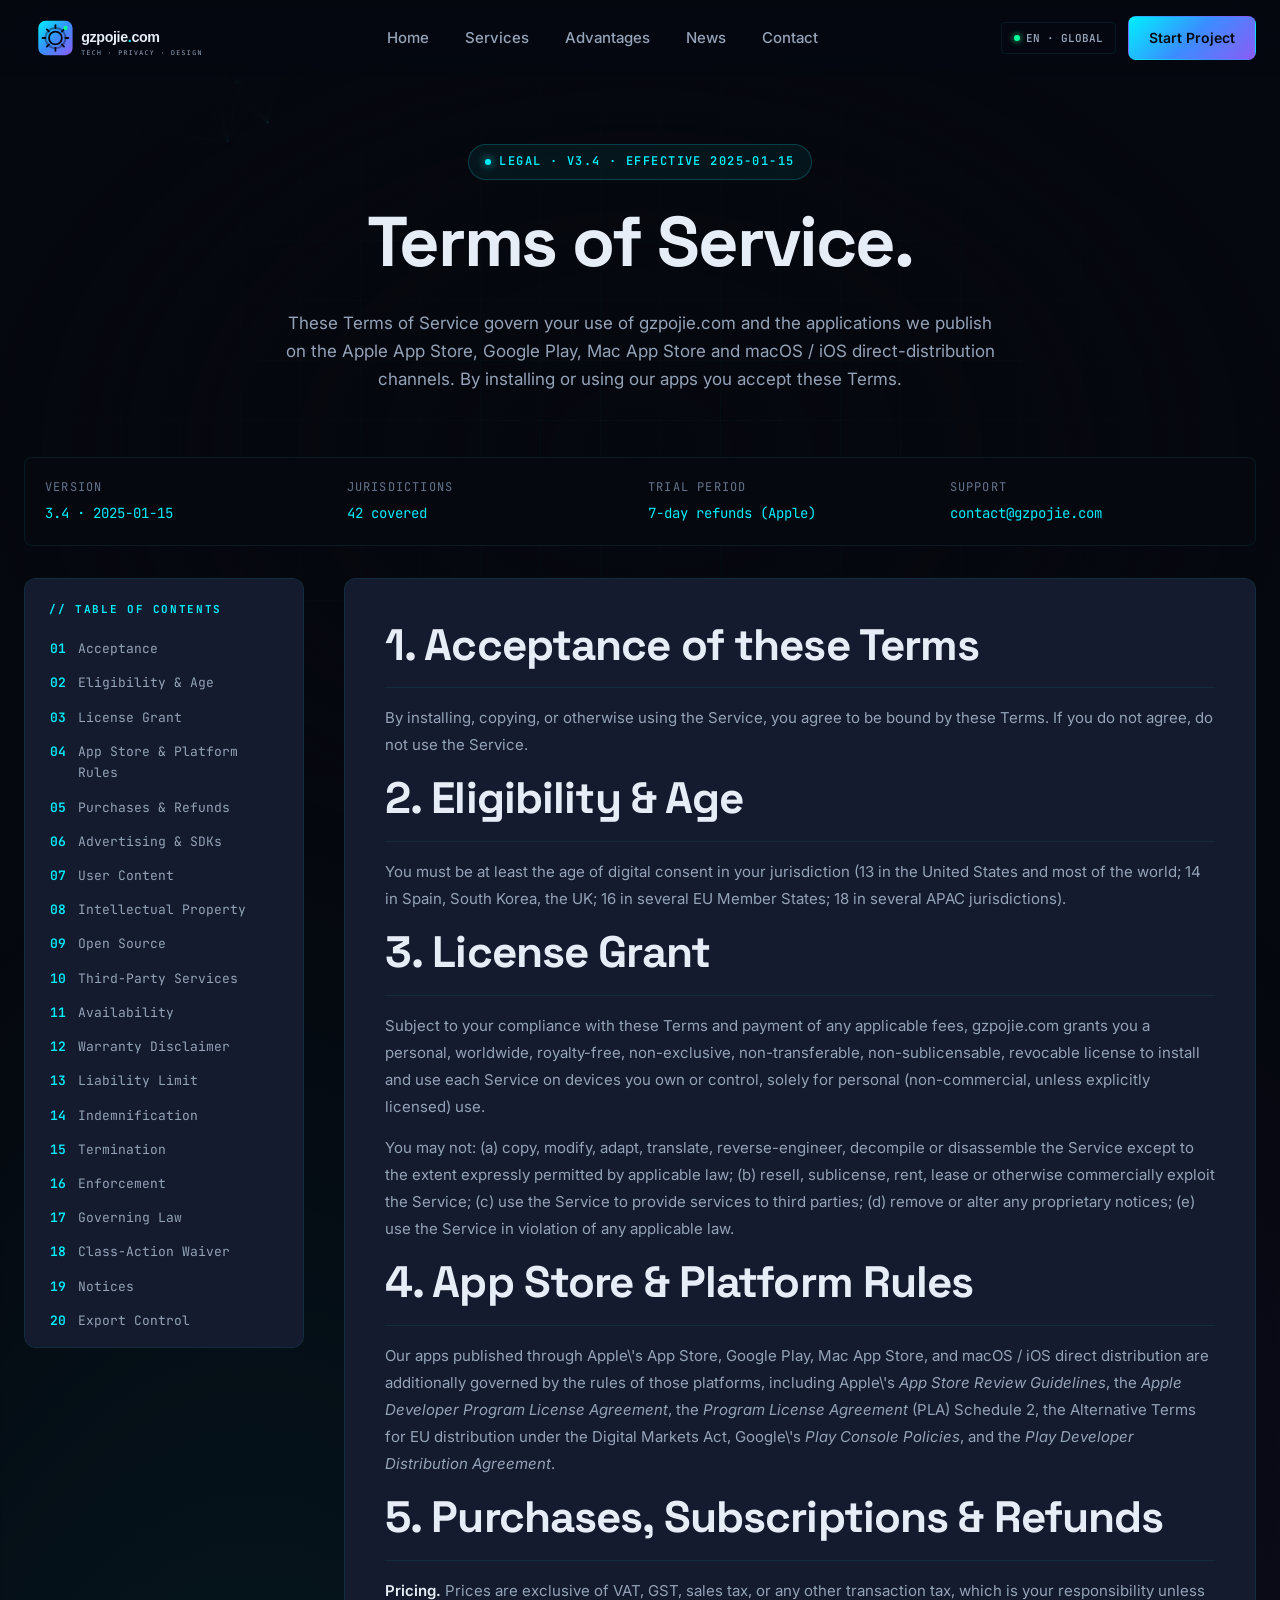
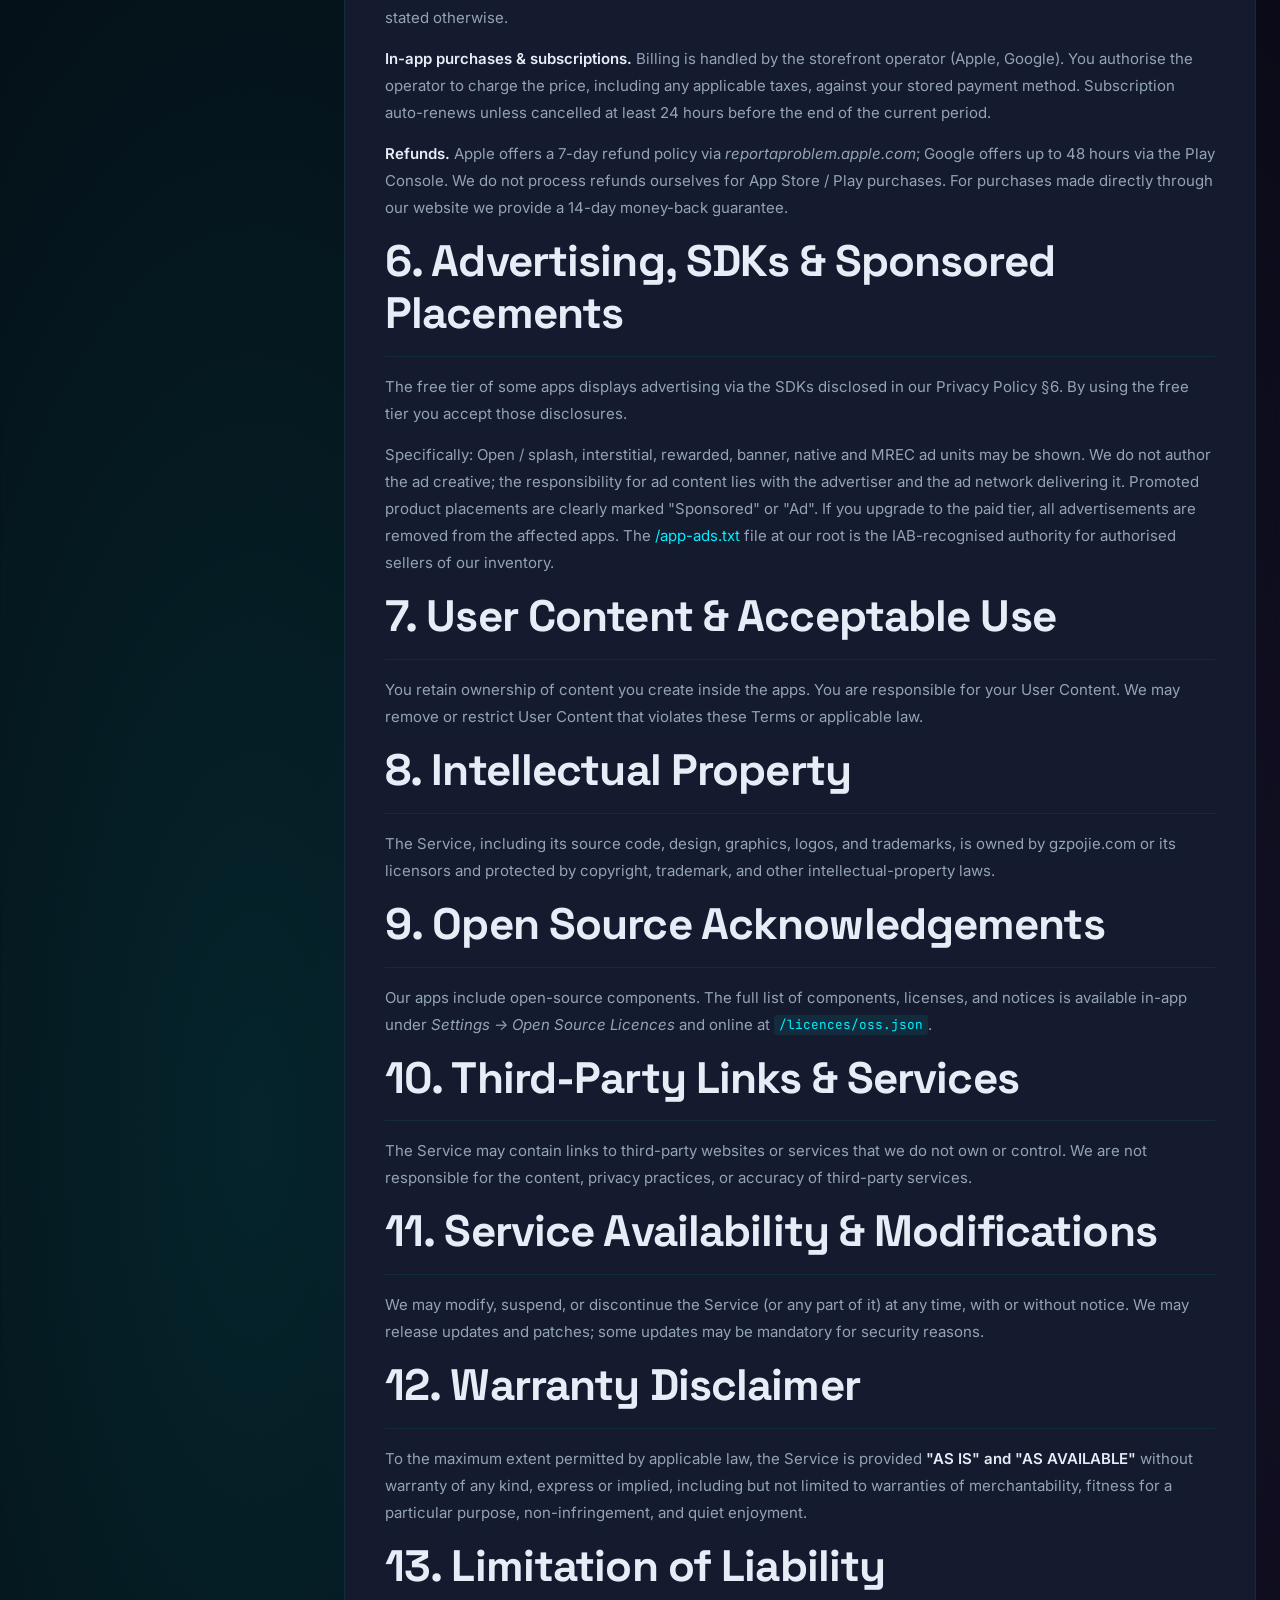
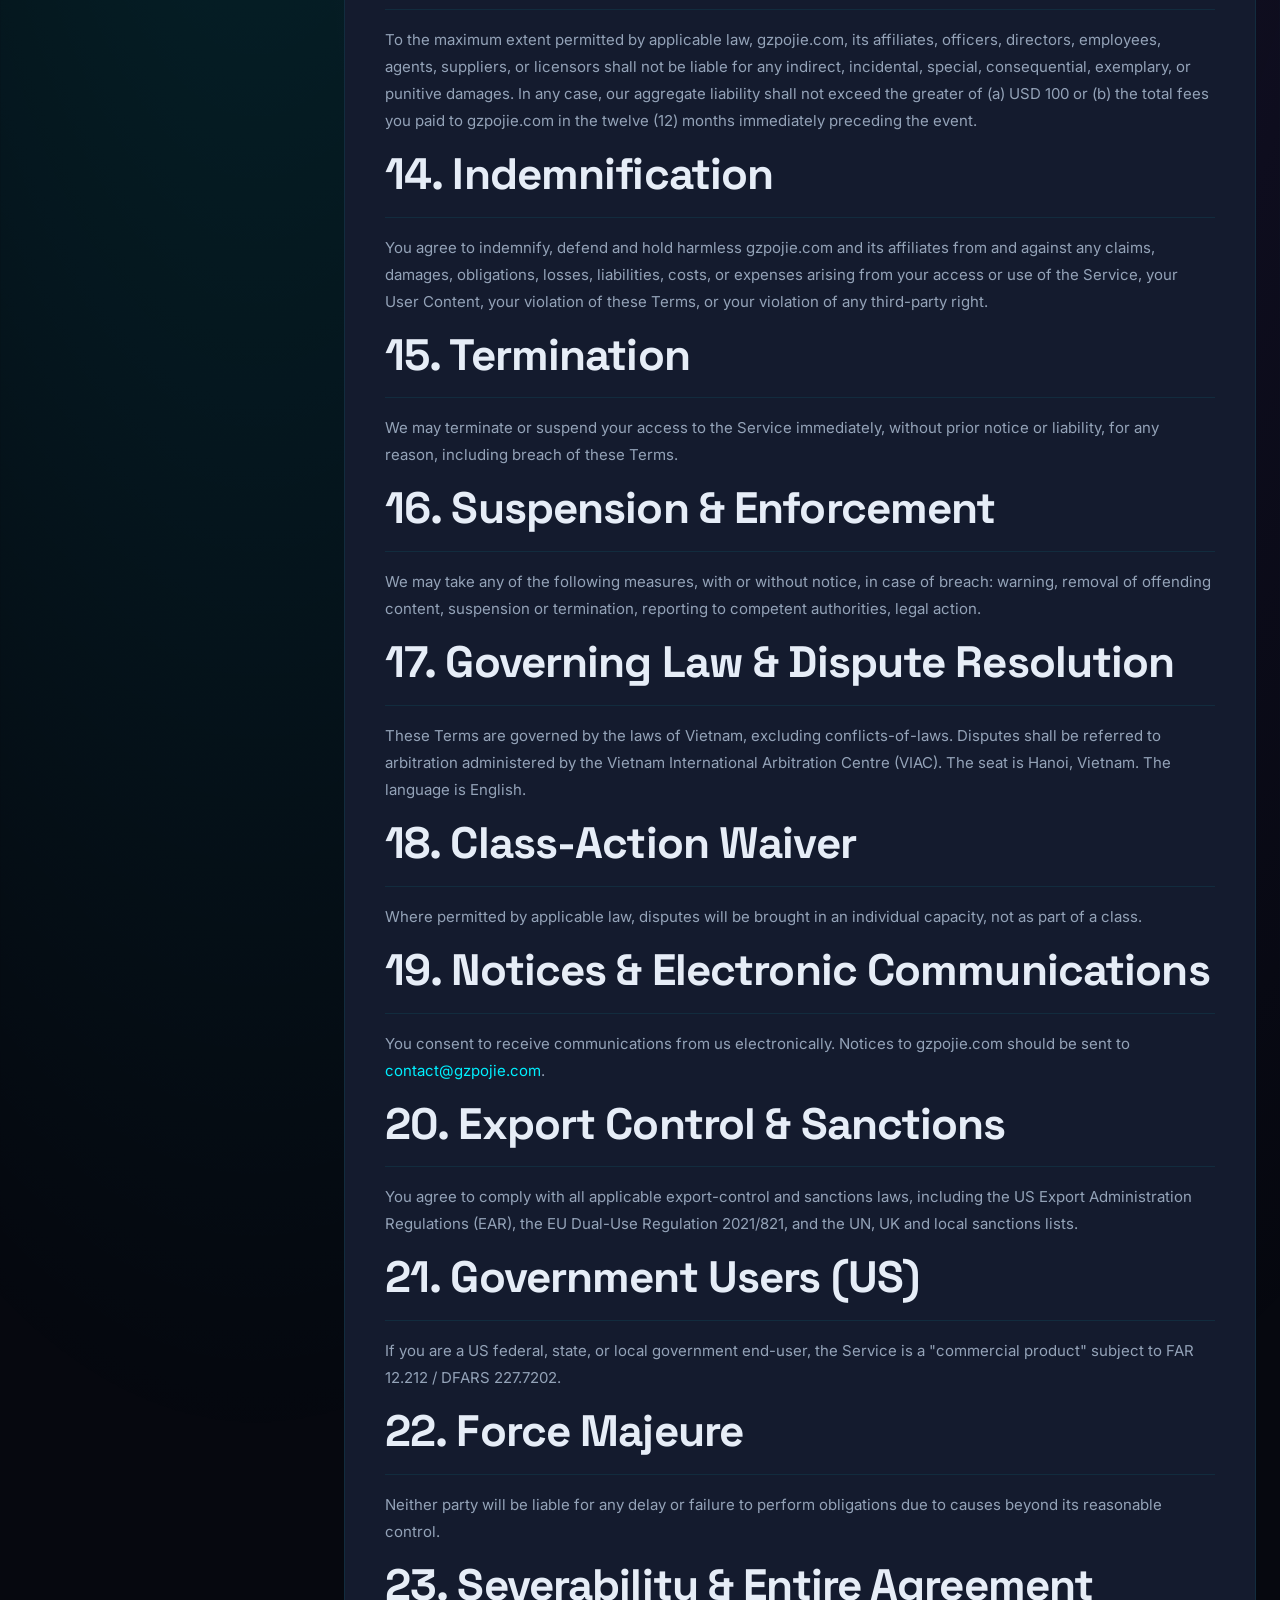
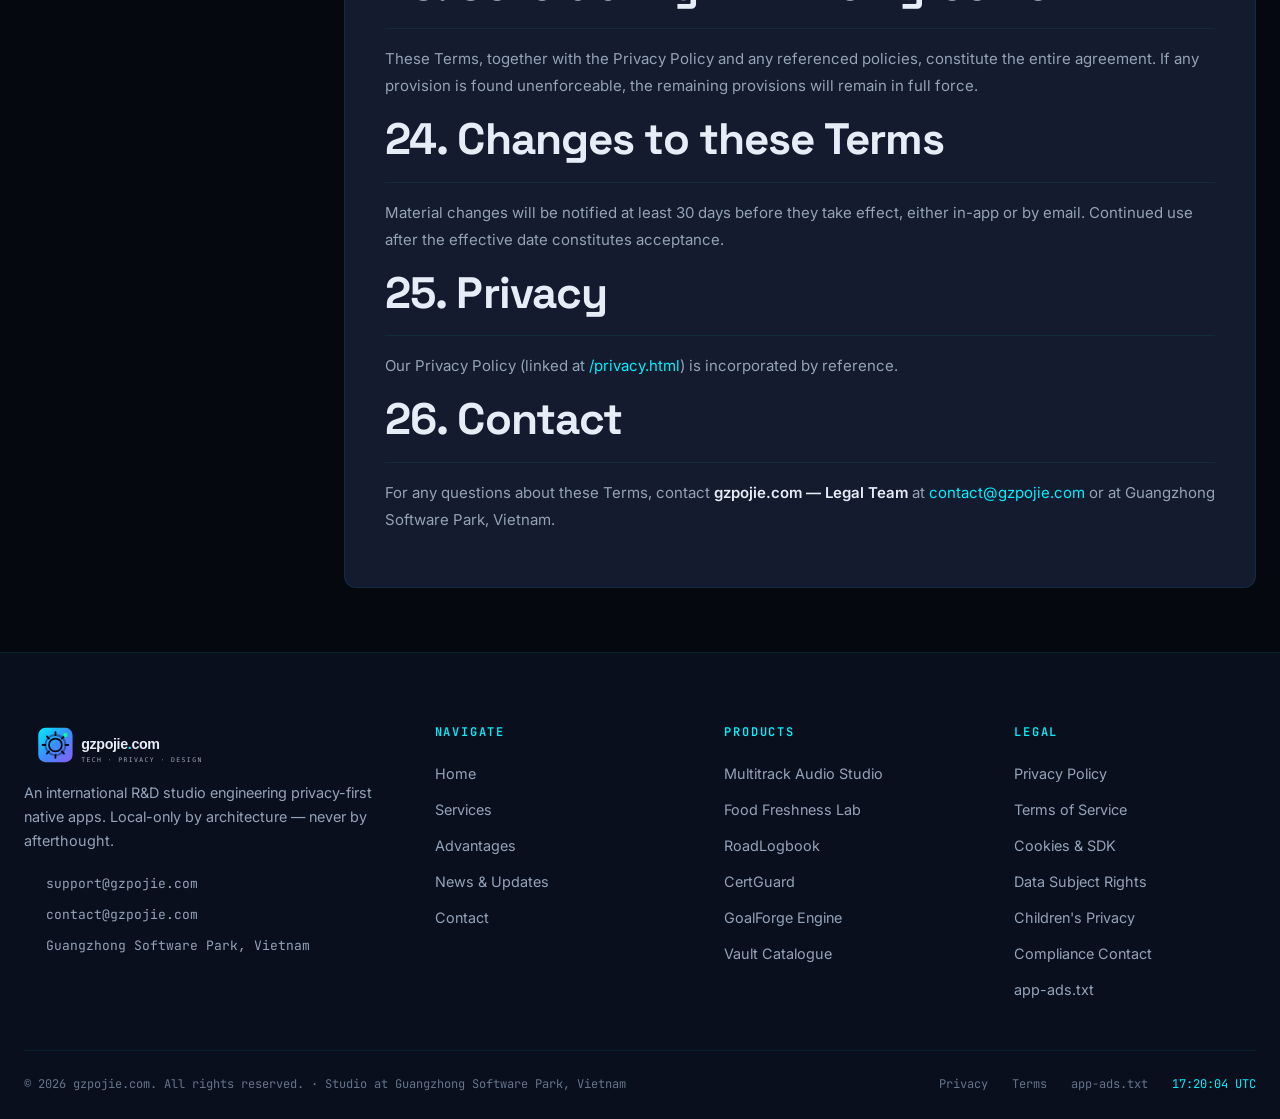
<file: terms.html>
<!DOCTYPE html>
<html lang="en">
<head>
<meta charset="UTF-8" />
<meta http-equiv="X-UA-Compatible" content="IE=edge" />
<meta name="viewport" content="width=device-width, initial-scale=1.0" />
<title>Terms of Service — gzpojie.com</title>
<meta name="description" content="Terms of Service governing your use of gzpojie.com, our applications, SDK integrations, and any related services. Includes app-store, refunds, age, IP, ads and jurisdiction-specific policies." />
<meta name="robots" content="index, follow" />
<meta name="author" content="gzpojie.com" />
<meta name="theme-color" content="#06080f" />
<meta http-equiv="Cache-Control" content="no-cache, no-store, must-revalidate" />
<meta http-equiv="Pragma" content="no-cache" />
<meta http-equiv="Expires" content="0" />
<link rel="canonical" href="https://gzpojie.com/terms.html" />
<link rel="icon" type="image/svg+xml" href="images/favicon.svg" />
<meta property="og:type" content="website" />
<meta property="og:title" content="Terms of Service — gzpojie.com" />
<meta property="og:url" content="https://gzpojie.com/terms.html" />
<meta property="og:image" content="images/hero-illustration.svg" />
<script type="application/ld+json">
{"@context":"https://schema.org","@type":"WebPage","name":"Terms of Service","url":"https://gzpojie.com/terms.html","inLanguage":"en-US"}
</script>
<link rel="preconnect" href="https://fonts.googleapis.com" />
<link rel="preconnect" href="https://fonts.gstatic.com" crossorigin />
<link href="https://fonts.googleapis.com/css2?family=Inter:wght@400;500;600;700&family=Space+Grotesk:wght@500;600;700&family=JetBrains+Mono:wght@400;500;600&display=swap" rel="stylesheet" />
<link rel="stylesheet" href="css/style.css" />
<link rel="stylesheet" href="css/pages.css" />
<link rel="stylesheet" href="css/responsive.css" />
</head>
<body>
<!-- terms v1.0.0 - 2025-01-15 -->
<a class="sr-only" href="#main">Skip to main content</a>
<header class="navbar" role="banner">
  <div class="container nav-wrap">
    <a href="index.html" class="brand"><img src="images/logo.svg" alt="gzpojie.com" width="180" height="40" /></a>
    <nav aria-label="Primary">
      <ul class="nav-links">
        <li><a href="index.html">Home</a></li>
        <li><a href="services.html">Services</a></li>
        <li><a href="advantages.html">Advantages</a></li>
        <li><a href="news.html">News</a></li>
        <li><a href="contact.html">Contact</a></li>
      </ul>
    </nav>
    <div class="nav-actions">
      <span class="lang-badge"><span class="dot"></span>EN · GLOBAL</span>
      <a href="contact.html" class="btn btn-primary btn-sm"><span>Start Project</span></a>
      <button class="nav-toggle" aria-label="Open menu" aria-expanded="false"><svg viewBox="0 0 24 24" fill="none" stroke-width="2" stroke-linecap="round"><path d="M3 6h18M3 12h18M3 18h18"/></svg></button>
    </div>
  </div>
</header>
<main id="main">
<section class="section hero" style="padding-top:9rem;">
  <canvas class="hero-bg-canvas" aria-hidden="true"></canvas>
  <div class="hero-bg-overlay" aria-hidden="true"></div>
  <div class="container">
    <div class="section-head">
      <span class="eyebrow"><span class="dot"></span>LEGAL · v3.4 · EFFECTIVE 2025-01-15</span>
      <h1>Terms of Service.</h1>
      <p class="lead">These Terms of Service govern your use of gzpojie.com and the applications we publish on the Apple App Store, Google Play, Mac App Store and macOS / iOS direct-distribution channels. By installing or using our apps you accept these Terms.</p>
    </div>
    <div class="legal-meta">
      <div class="legal-meta-item"><div class="l">VERSION</div><div class="v">3.4 · 2025-01-15</div></div>
      <div class="legal-meta-item"><div class="l">JURISDICTIONS</div><div class="v">42 covered</div></div>
      <div class="legal-meta-item"><div class="l">TRIAL PERIOD</div><div class="v">7-day refunds (Apple)</div></div>
      <div class="legal-meta-item"><div class="l">SUPPORT</div><div class="v">contact@gzpojie.com</div></div>
    </div>
    <div class="legal-layout">
      <aside class="legal-toc" aria-label="Table of contents">
        <h4>// TABLE OF CONTENTS</h4>
        <ol>
          <li><a href="#acceptance">Acceptance</a></li>
          <li><a href="#eligibility">Eligibility &amp; Age</a></li>
          <li><a href="#license">License Grant</a></li>
          <li><a href="#store">App Store &amp; Platform Rules</a></li>
          <li><a href="#purchases">Purchases &amp; Refunds</a></li>
          <li><a href="#advertising">Advertising &amp; SDKs</a></li>
          <li><a href="#usercontent">User Content</a></li>
          <li><a href="#ip">Intellectual Property</a></li>
          <li><a href="#oss">Open Source</a></li>
          <li><a href="#third-party">Third-Party Services</a></li>
          <li><a href="#availability">Availability</a></li>
          <li><a href="#warranty">Warranty Disclaimer</a></li>
          <li><a href="#liability">Liability Limit</a></li>
          <li><a href="#indemnity">Indemnification</a></li>
          <li><a href="#termination">Termination</a></li>
          <li><a href="#enforcement">Enforcement</a></li>
          <li><a href="#governing">Governing Law</a></li>
          <li><a href="#class-action">Class-Action Waiver</a></li>
          <li><a href="#notices">Notices</a></li>
          <li><a href="#export">Export Control</a></li>
          <li><a href="#government">Government Users (US)</a></li>
          <li><a href="#force">Force Majeure</a></li>
          <li><a href="#misc">Severability</a></li>
          <li><a href="#changes">Changes</a></li>
          <li><a href="#privacy">Privacy</a></li>
          <li><a href="#contact">Contact</a></li>
        </ol>
      </aside>
      <article class="legal-content">

        <h2 id="acceptance">1. Acceptance of these Terms</h2>
        <p>By installing, copying, or otherwise using the Service, you agree to be bound by these Terms. If you do not agree, do not use the Service.</p>

        <h2 id="eligibility">2. Eligibility &amp; Age</h2>
        <p>You must be at least the age of digital consent in your jurisdiction (13 in the United States and most of the world; 14 in Spain, South Korea, the UK; 16 in several EU Member States; 18 in several APAC jurisdictions).</p>

        <h2 id="license">3. License Grant</h2>
        <p>Subject to your compliance with these Terms and payment of any applicable fees, gzpojie.com grants you a personal, worldwide, royalty-free, non-exclusive, non-transferable, non-sublicensable, revocable license to install and use each Service on devices you own or control, solely for personal (non-commercial, unless explicitly licensed) use.</p>
        <p>You may not: (a) copy, modify, adapt, translate, reverse-engineer, decompile or disassemble the Service except to the extent expressly permitted by applicable law; (b) resell, sublicense, rent, lease or otherwise commercially exploit the Service; (c) use the Service to provide services to third parties; (d) remove or alter any proprietary notices; (e) use the Service in violation of any applicable law.</p>

        <h2 id="store">4. App Store &amp; Platform Rules</h2>
        <p>Our apps published through Apple\'s App Store, Google Play, Mac App Store, and macOS / iOS direct distribution are additionally governed by the rules of those platforms, including Apple\'s <em>App Store Review Guidelines</em>, the <em>Apple Developer Program License Agreement</em>, the <em>Program License Agreement</em> (PLA) Schedule 2, the Alternative Terms for EU distribution under the Digital Markets Act, Google\'s <em>Play Console Policies</em>, and the <em>Play Developer Distribution Agreement</em>.</p>

        <h2 id="purchases">5. Purchases, Subscriptions &amp; Refunds</h2>
        <p><strong>Pricing.</strong> Prices are exclusive of VAT, GST, sales tax, or any other transaction tax, which is your responsibility unless stated otherwise.</p>
        <p><strong>In-app purchases &amp; subscriptions.</strong> Billing is handled by the storefront operator (Apple, Google). You authorise the operator to charge the price, including any applicable taxes, against your stored payment method. Subscription auto-renews unless cancelled at least 24 hours before the end of the current period.</p>
        <p><strong>Refunds.</strong> Apple offers a 7-day refund policy via <em>reportaproblem.apple.com</em>; Google offers up to 48 hours via the Play Console. We do not process refunds ourselves for App Store / Play purchases. For purchases made directly through our website we provide a 14-day money-back guarantee.</p>

        <h2 id="advertising">6. Advertising, SDKs &amp; Sponsored Placements</h2>
        <p>The free tier of some apps displays advertising via the SDKs disclosed in our Privacy Policy §6. By using the free tier you accept those disclosures.</p>
        <p>Specifically: Open / splash, interstitial, rewarded, banner, native and MREC ad units may be shown. We do not author the ad creative; the responsibility for ad content lies with the advertiser and the ad network delivering it. Promoted product placements are clearly marked "Sponsored" or "Ad". If you upgrade to the paid tier, all advertisements are removed from the affected apps. The <a href="app-ads.txt">/app-ads.txt</a> file at our root is the IAB-recognised authority for authorised sellers of our inventory.</p>

        <h2 id="usercontent">7. User Content &amp; Acceptable Use</h2>
        <p>You retain ownership of content you create inside the apps. You are responsible for your User Content. We may remove or restrict User Content that violates these Terms or applicable law.</p>

        <h2 id="ip">8. Intellectual Property</h2>
        <p>The Service, including its source code, design, graphics, logos, and trademarks, is owned by gzpojie.com or its licensors and protected by copyright, trademark, and other intellectual-property laws.</p>

        <h2 id="oss">9. Open Source Acknowledgements</h2>
        <p>Our apps include open-source components. The full list of components, licenses, and notices is available in-app under <em>Settings → Open Source Licences</em> and online at <code>/licences/oss.json</code>.</p>

        <h2 id="third-party">10. Third-Party Links &amp; Services</h2>
        <p>The Service may contain links to third-party websites or services that we do not own or control. We are not responsible for the content, privacy practices, or accuracy of third-party services.</p>

        <h2 id="availability">11. Service Availability &amp; Modifications</h2>
        <p>We may modify, suspend, or discontinue the Service (or any part of it) at any time, with or without notice. We may release updates and patches; some updates may be mandatory for security reasons.</p>

        <h2 id="warranty">12. Warranty Disclaimer</h2>
        <p>To the maximum extent permitted by applicable law, the Service is provided <strong>"AS IS" and "AS AVAILABLE"</strong> without warranty of any kind, express or implied, including but not limited to warranties of merchantability, fitness for a particular purpose, non-infringement, and quiet enjoyment.</p>

        <h2 id="liability">13. Limitation of Liability</h2>
        <p>To the maximum extent permitted by applicable law, gzpojie.com, its affiliates, officers, directors, employees, agents, suppliers, or licensors shall not be liable for any indirect, incidental, special, consequential, exemplary, or punitive damages. In any case, our aggregate liability shall not exceed the greater of (a) USD 100 or (b) the total fees you paid to gzpojie.com in the twelve (12) months immediately preceding the event.</p>

        <h2 id="indemnity">14. Indemnification</h2>
        <p>You agree to indemnify, defend and hold harmless gzpojie.com and its affiliates from and against any claims, damages, obligations, losses, liabilities, costs, or expenses arising from your access or use of the Service, your User Content, your violation of these Terms, or your violation of any third-party right.</p>

        <h2 id="termination">15. Termination</h2>
        <p>We may terminate or suspend your access to the Service immediately, without prior notice or liability, for any reason, including breach of these Terms.</p>

        <h2 id="enforcement">16. Suspension &amp; Enforcement</h2>
        <p>We may take any of the following measures, with or without notice, in case of breach: warning, removal of offending content, suspension or termination, reporting to competent authorities, legal action.</p>

        <h2 id="governing">17. Governing Law &amp; Dispute Resolution</h2>
        <p>These Terms are governed by the laws of Vietnam, excluding conflicts-of-laws. Disputes shall be referred to arbitration administered by the Vietnam International Arbitration Centre (VIAC). The seat is Hanoi, Vietnam. The language is English.</p>

        <h2 id="class-action">18. Class-Action Waiver</h2>
        <p>Where permitted by applicable law, disputes will be brought in an individual capacity, not as part of a class.</p>

        <h2 id="notices">19. Notices &amp; Electronic Communications</h2>
        <p>You consent to receive communications from us electronically. Notices to gzpojie.com should be sent to <a href="mailto:contact@gzpojie.com">contact@gzpojie.com</a>.</p>

        <h2 id="export">20. Export Control &amp; Sanctions</h2>
        <p>You agree to comply with all applicable export-control and sanctions laws, including the US Export Administration Regulations (EAR), the EU Dual-Use Regulation 2021/821, and the UN, UK and local sanctions lists.</p>

        <h2 id="government">21. Government Users (US)</h2>
        <p>If you are a US federal, state, or local government end-user, the Service is a "commercial product" subject to FAR 12.212 / DFARS 227.7202.</p>

        <h2 id="force">22. Force Majeure</h2>
        <p>Neither party will be liable for any delay or failure to perform obligations due to causes beyond its reasonable control.</p>

        <h2 id="misc">23. Severability &amp; Entire Agreement</h2>
        <p>These Terms, together with the Privacy Policy and any referenced policies, constitute the entire agreement. If any provision is found unenforceable, the remaining provisions will remain in full force.</p>

        <h2 id="changes">24. Changes to these Terms</h2>
        <p>Material changes will be notified at least 30 days before they take effect, either in-app or by email. Continued use after the effective date constitutes acceptance.</p>

        <h2 id="privacy">25. Privacy</h2>
        <p>Our Privacy Policy (linked at <a href="privacy.html">/privacy.html</a>) is incorporated by reference.</p>

        <h2 id="contact">26. Contact</h2>
        <p>For any questions about these Terms, contact <strong>gzpojie.com — Legal Team</strong> at <a href="mailto:contact@gzpojie.com">contact@gzpojie.com</a> or at Guangzhong Software Park, Vietnam.</p>

      </article>
    </div>
  </div>
</section>
</main>
<footer class="footer" role="contentinfo">
  <div class="container">
    <div class="footer-grid">
      <div class="footer-brand">
        <a href="index.html" class="brand" aria-label="gzpojie.com home">
          <img src="images/logo.svg" alt="gzpojie.com" width="180" height="40" loading="lazy" />
        </a>
        <p>An international R&amp;D studio engineering privacy-first native apps. Local-only by architecture — never by afterthought.</p>
        <div class="footer-contact">
          <a href="mailto:support@gzpojie.com"><svg viewBox="0 0 24 24" fill="none" stroke-width="2" stroke-linecap="round"><path d="M4 4h16c1.1 0 2 .9 2 2v12c0 1.1-.9 2-2 2H4c-1.1 0-2-.9-2-2V6c0-1.1.9-2 2-2z"/><polyline points="22,6 12,13 2,6"/></svg>support@gzpojie.com</a>
          <a href="mailto:contact@gzpojie.com"><svg viewBox="0 0 24 24" fill="none" stroke-width="2" stroke-linecap="round"><path d="M21 15a2 2 0 0 1-2 2H7l-4 4V5a2 2 0 0 1 2-2h14a2 2 0 0 1 2 2z"/></svg>contact@gzpojie.com</a>
          <a href="https://www.google.com/maps/search/?api=1&query=Guangzhong+Software+Park+Vietnam" target="_blank" rel="noopener"><svg viewBox="0 0 24 24" fill="none" stroke-width="2" stroke-linecap="round"><path d="M21 10c0 7-9 13-9 13s-9-6-9-13a9 9 0 0 1 18 0z"/><circle cx="12" cy="10" r="3"/></svg>Guangzhong Software Park, Vietnam</a>
        </div>
      </div>
      <div class="footer-col">
        <h4>NAVIGATE</h4>
        <ul>
          <li><a href="index.html">Home</a></li>
          <li><a href="services.html">Services</a></li>
          <li><a href="advantages.html">Advantages</a></li>
          <li><a href="news.html">News &amp; Updates</a></li>
          <li><a href="contact.html">Contact</a></li>
        </ul>
      </div>
      <div class="footer-col">
        <h4>PRODUCTS</h4>
        <ul>
          <li><a href="services.html#audio">Multitrack Audio Studio</a></li>
          <li><a href="services.html#food">Food Freshness Lab</a></li>
          <li><a href="services.html#travel">RoadLogbook</a></li>
          <li><a href="services.html#cert">CertGuard</a></li>
          <li><a href="services.html#goal">GoalForge Engine</a></li>
          <li><a href="services.html#vault">Vault Catalogue</a></li>
        </ul>
      </div>
      <div class="footer-col">
        <h4>LEGAL</h4>
        <ul>
          <li><a href="privacy.html">Privacy Policy</a></li>
          <li><a href="terms.html">Terms of Service</a></li>
          <li><a href="privacy.html#cookies">Cookies &amp; SDK</a></li>
          <li><a href="privacy.html#data-rights">Data Subject Rights</a></li>
          <li><a href="privacy.html#kids">Children's Privacy</a></li>
          <li><a href="privacy.html#contact">Compliance Contact</a></li>
          <li><a href="app-ads.txt">app-ads.txt</a></li>
        </ul>
      </div>
    </div>
    <div class="footer-bottom">
      <span>&copy; <span id="year">2025</span> gzpojie.com. All rights reserved. &middot; Studio at Guangzhong Software Park, Vietnam</span>
      <div class="footer-bottom-links">
        <a href="privacy.html">Privacy</a>
        <a href="terms.html">Terms</a>
        <a href="app-ads.txt">app-ads.txt</a>
        <span data-clock style="color:var(--accent-cyan)">00:00:00 UTC</span>
      </div>
    </div>
  </div>
</footer>

<script src="js/particles.js"></script>
<script src="js/data-viz.js"></script>
<script src="js/effects.js"></script>
<script src="js/main.js"></script>
</body>
</html>
</file>
<file: css/style.css>
/* ============================================================
   gzpojie.com - Global Stylesheet
   Big-data visualization aesthetic | Dark theme | Computer Science
   ============================================================ */

:root {
  /* Core Palette - Cyber / Data-Viz */
  --bg-primary: #06080f;
  --bg-secondary: #0a0f1d;
  --bg-tertiary: #0f1729;
  --bg-elevated: #141b2e;
  --bg-glass: rgba(15, 23, 42, 0.6);
  --bg-glass-strong: rgba(10, 15, 29, 0.85);

  /* Accents */
  --accent-cyan: #00f0ff;
  --accent-blue: #3a8dff;
  --accent-purple: #8b5cf6;
  --accent-pink: #ff2d8a;
  --accent-green: #00ff9d;
  --accent-amber: #ffb800;

  --accent-cyan-dim: #00a8b3;
  --accent-blue-dim: #2c6bc0;
  --accent-purple-dim: #6d3ed8;

  /* Text */
  --text-primary: #e6edf7;
  --text-secondary: #94a3b8;
  --text-muted: #64748b;
  --text-inverse: #06080f;

  /* Lines */
  --line: rgba(0, 240, 255, 0.08);
  --line-strong: rgba(0, 240, 255, 0.25);

  /* Status */
  --success: #00ff9d;
  --warning: #ffb800;
  --danger: #ff3860;
  --info: #3a8dff;

  /* Effects */
  --glow-cyan: 0 0 20px rgba(0, 240, 255, 0.4);
  --glow-blue: 0 0 20px rgba(58, 141, 255, 0.4);
  --glow-purple: 0 0 20px rgba(139, 92, 246, 0.4);
  --glow-pink: 0 0 20px rgba(255, 45, 138, 0.4);

  /* Gradients */
  --grad-primary: linear-gradient(135deg, #00f0ff 0%, #3a8dff 50%, #8b5cf6 100%);
  --grad-data: linear-gradient(90deg, #00f0ff 0%, #8b5cf6 100%);
  --grad-warm: linear-gradient(135deg, #ff2d8a 0%, #8b5cf6 100%);
  --grad-cool: linear-gradient(135deg, #00ff9d 0%, #00f0ff 100%);

  /* Typography */
  --font-mono: 'JetBrains Mono', 'Fira Code', 'SF Mono', Menlo, Consolas, monospace;
  --font-sans: 'Inter', 'SF Pro Display', -apple-system, BlinkMacSystemFont, 'Segoe UI', Roboto, sans-serif;
  --font-display: 'Space Grotesk', 'Inter', sans-serif;

  /* Layout */
  --container-max: 1320px;
  --radius-sm: 4px;
  --radius-md: 8px;
  --radius-lg: 12px;
  --radius-xl: 16px;

  /* Transitions */
  --t-fast: 0.15s cubic-bezier(0.4, 0, 0.2, 1);
  --t-base: 0.25s cubic-bezier(0.4, 0, 0.2, 1);
  --t-slow: 0.45s cubic-bezier(0.4, 0, 0.2, 1);
}

/* Reset & Base */
*, *::before, *::after { box-sizing: border-box; margin: 0; padding: 0; }

html {
  font-size: 16px;
  scroll-behavior: smooth;
  scroll-padding-top: 90px;
  -webkit-text-size-adjust: 100%;
}

body {
  font-family: var(--font-sans);
  background: var(--bg-primary);
  color: var(--text-primary);
  line-height: 1.65;
  overflow-x: hidden;
  min-height: 100vh;
  position: relative;
  -webkit-font-smoothing: antialiased;
  -moz-osx-font-smoothing: grayscale;
}

/* Global background grid */
body::before {
  content: '';
  position: fixed;
  inset: 0;
  background-image:
    linear-gradient(rgba(0, 240, 255, 0.025) 1px, transparent 1px),
    linear-gradient(90deg, rgba(0, 240, 255, 0.025) 1px, transparent 1px);
  background-size: 60px 60px;
  pointer-events: none;
  z-index: 0;
}

/* Radial vignette */
body::after {
  content: '';
  position: fixed;
  inset: 0;
  background: radial-gradient(ellipse at center, transparent 0%, var(--bg-primary) 75%);
  pointer-events: none;
  z-index: 0;
}

img, svg { display: block; max-width: 100%; }
a { color: var(--accent-cyan); text-decoration: none; transition: color var(--t-fast); }
a:hover { color: var(--accent-blue); }

button { font-family: inherit; cursor: pointer; border: none; background: none; color: inherit; }

::selection { background: var(--accent-cyan); color: var(--bg-primary); }

/* Scrollbar */
::-webkit-scrollbar { width: 10px; height: 10px; }
::-webkit-scrollbar-track { background: var(--bg-secondary); }
::-webkit-scrollbar-thumb { background: linear-gradient(180deg, var(--accent-cyan-dim), var(--accent-blue)); border-radius: 5px; }
::-webkit-scrollbar-thumb:hover { background: linear-gradient(180deg, var(--accent-cyan), var(--accent-blue)); }

/* ============================================================
   Typography
   ============================================================ */
h1, h2, h3, h4, h5, h6 {
  font-family: var(--font-display);
  font-weight: 700;
  line-height: 1.2;
  letter-spacing: -0.02em;
  color: var(--text-primary);
}

h1 { font-size: clamp(2rem, 5vw, 3.75rem); }
h2 { font-size: clamp(1.75rem, 4vw, 2.75rem); }
h3 { font-size: clamp(1.5rem, 3vw, 2rem); }
h4 { font-size: 1.25rem; }

p { color: var(--text-secondary); margin-bottom: 1rem; }

code, kbd, .mono { font-family: var(--font-mono); font-size: 0.875em; }

.text-cyan { color: var(--accent-cyan); }
.text-blue { color: var(--accent-blue); }
.text-purple { color: var(--accent-purple); }
.text-pink { color: var(--accent-pink); }
.text-green { color: var(--accent-green); }
.text-amber { color: var(--accent-amber); }
.text-muted { color: var(--text-muted); }

.text-gradient {
  background: var(--grad-primary);
  -webkit-background-clip: text;
  background-clip: text;
  -webkit-text-fill-color: transparent;
  color: transparent;
}

.text-gradient-cool {
  background: var(--grad-cool);
  -webkit-background-clip: text;
  background-clip: text;
  -webkit-text-fill-color: transparent;
  color: transparent;
}

/* ============================================================
   Layout Container
   ============================================================ */
.container {
  width: 100%;
  max-width: var(--container-max);
  margin: 0 auto;
  padding: 0 1.5rem;
  position: relative;
  z-index: 1;
}

.section { padding: 6rem 0; position: relative; }
.section-lg { padding: 8rem 0; }
.section-sm { padding: 3.5rem 0; }

.section-head { text-align: center; margin-bottom: 4rem; position: relative; }
.section-head h2 { margin-bottom: 1rem; }
.section-head .lead { max-width: 720px; margin: 0 auto; font-size: 1.0625rem; color: var(--text-secondary); }

/* Section badge */
.eyebrow {
  display: inline-flex;
  align-items: center;
  gap: 0.5rem;
  padding: 0.45rem 1rem;
  font-family: var(--font-mono);
  font-size: 0.75rem;
  font-weight: 600;
  color: var(--accent-cyan);
  background: rgba(0, 240, 255, 0.06);
  border: 1px solid rgba(0, 240, 255, 0.2);
  border-radius: 100px;
  text-transform: uppercase;
  letter-spacing: 0.12em;
  margin-bottom: 1.25rem;
}
.eyebrow .dot {
  width: 6px; height: 6px; border-radius: 50%;
  background: var(--accent-cyan);
  box-shadow: 0 0 8px var(--accent-cyan);
  animation: pulse 1.6s infinite;
}

/* ============================================================
   Navbar
   ============================================================ */
.navbar {
  position: fixed;
  top: 0; left: 0; right: 0;
  z-index: 100;
  background: rgba(6, 8, 15, 0.65);
  backdrop-filter: blur(20px) saturate(180%);
  -webkit-backdrop-filter: blur(20px) saturate(180%);
  border-bottom: 1px solid transparent;
  transition: all var(--t-base);
}
.navbar.scrolled {
  background: rgba(6, 8, 15, 0.92);
  border-bottom-color: var(--line);
  box-shadow: 0 4px 30px rgba(0, 0, 0, 0.4);
}

.nav-wrap {
  display: flex;
  align-items: center;
  justify-content: space-between;
  height: 76px;
  gap: 2rem;
}

.brand { display: flex; align-items: center; gap: 0.75rem; }
.brand-logo { width: 38px; height: 38px; }
.brand-text {
  display: flex; flex-direction: column; line-height: 1;
}
.brand-text .name {
  font-family: var(--font-display);
  font-weight: 700;
  font-size: 1.0625rem;
  letter-spacing: 0.02em;
  color: var(--text-primary);
}
.brand-text .tag {
  font-family: var(--font-mono);
  font-size: 0.6875rem;
  color: var(--accent-cyan);
  letter-spacing: 0.15em;
  text-transform: uppercase;
  margin-top: 4px;
}

.nav-links {
  display: flex;
  align-items: center;
  gap: 0.25rem;
  list-style: none;
}
.nav-links a {
  position: relative;
  display: inline-block;
  padding: 0.5rem 1rem;
  font-size: 0.9375rem;
  font-weight: 500;
  color: var(--text-secondary);
  border-radius: var(--radius-sm);
  transition: all var(--t-fast);
}
.nav-links a:hover { color: var(--text-primary); background: rgba(0, 240, 255, 0.04); }
.nav-links a.active { color: var(--accent-cyan); }
.nav-links a.active::after {
  content: '';
  position: absolute;
  left: 50%; bottom: -2px;
  transform: translateX(-50%);
  width: 20px; height: 2px;
  background: var(--accent-cyan);
  box-shadow: 0 0 8px var(--accent-cyan);
}

.nav-actions { display: flex; align-items: center; gap: 0.75rem; }

.lang-badge {
  display: inline-flex; align-items: center; gap: 0.4rem;
  padding: 0.4rem 0.75rem;
  font-family: var(--font-mono);
  font-size: 0.6875rem;
  font-weight: 600;
  color: var(--text-secondary);
  border: 1px solid var(--line);
  border-radius: var(--radius-sm);
}
.lang-badge .dot { width: 6px; height: 6px; border-radius: 50%; background: var(--success); box-shadow: 0 0 6px var(--success); }

.nav-toggle {
  display: none;
  width: 40px; height: 40px;
  align-items: center; justify-content: center;
  border: 1px solid var(--line);
  border-radius: var(--radius-sm);
  background: var(--bg-elevated);
}
.nav-toggle svg { width: 18px; height: 18px; stroke: var(--text-primary); }

/* ============================================================
   Buttons
   ============================================================ */
.btn {
  display: inline-flex;
  align-items: center; justify-content: center;
  gap: 0.5rem;
  padding: 0.85rem 1.75rem;
  font-family: var(--font-sans);
  font-size: 0.9375rem;
  font-weight: 600;
  border-radius: var(--radius-md);
  cursor: pointer;
  transition: all var(--t-base);
  text-decoration: none;
  position: relative;
  overflow: hidden;
  white-space: nowrap;
}
.btn svg { width: 16px; height: 16px; }

.btn-primary {
  background: var(--grad-primary);
  color: var(--bg-primary);
  border: 1px solid transparent;
}
.btn-primary:hover {
  transform: translateY(-2px);
  box-shadow: var(--glow-cyan), 0 8px 24px rgba(0, 240, 255, 0.25);
  color: var(--bg-primary);
}
.btn-primary::before {
  content: '';
  position: absolute; inset: 0;
  background: linear-gradient(135deg, #00f0ff 0%, #3a8dff 100%);
  opacity: 0;
  transition: opacity var(--t-base);
}
.btn-primary:hover::before { opacity: 1; }
.btn-primary span { position: relative; z-index: 1; }

.btn-ghost {
  background: transparent;
  color: var(--text-primary);
  border: 1px solid var(--line-strong);
}
.btn-ghost:hover {
  background: rgba(0, 240, 255, 0.05);
  border-color: var(--accent-cyan);
  color: var(--accent-cyan);
  transform: translateY(-2px);
}

.btn-mono {
  font-family: var(--font-mono);
  font-size: 0.8125rem;
  text-transform: uppercase;
  letter-spacing: 0.1em;
  padding: 0.7rem 1.25rem;
  background: rgba(0, 240, 255, 0.06);
  color: var(--accent-cyan);
  border: 1px solid rgba(0, 240, 255, 0.25);
}
.btn-mono:hover { background: rgba(0, 240, 255, 0.14); box-shadow: var(--glow-cyan); }

.btn-sm { padding: 0.6rem 1.25rem; font-size: 0.875rem; }

/* ============================================================
   Cards
   ============================================================ */
.card {
  position: relative;
  background: var(--bg-elevated);
  border: 1px solid var(--line);
  border-radius: var(--radius-lg);
  padding: 1.75rem;
  overflow: hidden;
  transition: all var(--t-slow);
}
.card::before {
  content: '';
  position: absolute;
  top: 0; left: 0; right: 0; height: 1px;
  background: var(--grad-data);
  opacity: 0;
  transition: opacity var(--t-slow);
}
.card:hover {
  border-color: var(--line-strong);
  transform: translateY(-6px);
  background: var(--bg-tertiary);
}
.card:hover::before { opacity: 1; }

.card-glow {
  background: var(--bg-glass-strong);
  backdrop-filter: blur(20px);
  -webkit-backdrop-filter: blur(20px);
}

.card-corner {
  position: absolute;
  width: 16px; height: 16px;
  border-color: var(--accent-cyan);
}
.card-corner.tl { top: 0; left: 0; border-top: 1px solid; border-left: 1px solid; }
.card-corner.tr { top: 0; right: 0; border-top: 1px solid; border-right: 1px solid; }
.card-corner.bl { bottom: 0; left: 0; border-bottom: 1px solid; border-left: 1px solid; }
.card-corner.br { bottom: 0; right: 0; border-bottom: 1px solid; border-right: 1px solid; }

/* ============================================================
   Grid System
   ============================================================ */
.grid { display: grid; gap: 1.5rem; }
.grid-2 { grid-template-columns: repeat(2, minmax(0, 1fr)); }
.grid-3 { grid-template-columns: repeat(3, minmax(0, 1fr)); }
.grid-4 { grid-template-columns: repeat(4, minmax(0, 1fr)); }
.grid-5 { grid-template-columns: repeat(5, minmax(0, 1fr)); }

/* ============================================================
   Animations
   ============================================================ */
@keyframes pulse {
  0%, 100% { opacity: 1; transform: scale(1); }
  50% { opacity: 0.4; transform: scale(1.3); }
}
@keyframes pulse-ring {
  0% { transform: scale(0.8); opacity: 1; }
  100% { transform: scale(2.2); opacity: 0; }
}
@keyframes blink { 50% { opacity: 0; } }
@keyframes spin { to { transform: rotate(360deg); } }
@keyframes fadeUp {
  from { opacity: 0; transform: translateY(20px); }
  to { opacity: 1; transform: translateY(0); }
}
@keyframes fadeIn { from { opacity: 0; } to { opacity: 1; } }
@keyframes slideLeft { from { opacity: 0; transform: translateX(-30px); } to { opacity: 1; transform: translateX(0); } }
@keyframes slideRight { from { opacity: 0; transform: translateX(30px); } to { opacity: 1; transform: translateX(0); } }
@keyframes drawLine {
  from { stroke-dashoffset: 1000; }
  to { stroke-dashoffset: 0; }
}
@keyframes float {
  0%, 100% { transform: translateY(0); }
  50% { transform: translateY(-10px); }
}
@keyframes glow-bg {
  0%, 100% { opacity: 0.4; }
  50% { opacity: 0.7; }
}
@keyframes gradient-shift {
  0% { background-position: 0% 50%; }
  50% { background-position: 100% 50%; }
  100% { background-position: 0% 50%; }
}
@keyframes scan-line {
  0% { top: 0; }
  100% { top: 100%; }
}
@keyframes typewriter {
  from { width: 0; }
  to { width: 100%; }
}
@keyframes ticker {
  0% { transform: translateX(0); }
  100% { transform: translateX(-50%); }
}

.fade-up { opacity: 0; transform: translateY(24px); transition: all 0.7s cubic-bezier(0.16, 1, 0.3, 1); }
.fade-up.in { opacity: 1; transform: translateY(0); }

/* ============================================================
   Footer
   ============================================================ */
.footer {
  position: relative;
  background: var(--bg-secondary);
  border-top: 1px solid var(--line);
  padding: 4.5rem 0 0;
  z-index: 2;
}

.footer-grid {
  display: grid;
  grid-template-columns: 1.5fr 1fr 1fr 1fr;
  gap: 3rem;
  padding-bottom: 3rem;
  border-bottom: 1px solid var(--line);
}

.footer-brand { max-width: 360px; }
.footer-brand p { margin: 1rem 0; font-size: 0.9rem; }

.footer-contact { display: flex; flex-direction: column; gap: 0.6rem; margin-top: 1.25rem; font-family: var(--font-mono); font-size: 0.8125rem; }
.footer-contact a { display: inline-flex; align-items: center; gap: 0.5rem; color: var(--text-secondary); }
.footer-contact a:hover { color: var(--accent-cyan); }
.footer-contact svg { width: 14px; height: 14px; flex-shrink: 0; }

.footer-col h4 {
  font-family: var(--font-mono);
  font-size: 0.75rem;
  font-weight: 600;
  color: var(--accent-cyan);
  text-transform: uppercase;
  letter-spacing: 0.15em;
  margin-bottom: 1.25rem;
}
.footer-col ul { list-style: none; display: flex; flex-direction: column; gap: 0.6rem; }
.footer-col a {
  font-size: 0.9rem;
  color: var(--text-secondary);
  transition: color var(--t-fast);
}
.footer-col a:hover { color: var(--text-primary); padding-left: 4px; }

.footer-bottom {
  display: flex;
  align-items: center;
  justify-content: space-between;
  padding: 1.5rem 0;
  font-family: var(--font-mono);
  font-size: 0.75rem;
  color: var(--text-muted);
  gap: 1.5rem;
  flex-wrap: wrap;
}
.footer-bottom-links { display: flex; gap: 1.5rem; }
.footer-bottom-links a { color: var(--text-muted); }
.footer-bottom-links a:hover { color: var(--accent-cyan); }

/* ============================================================
   Utility
   ============================================================ */
.mt-0 { margin-top: 0 !important; }
.mt-1 { margin-top: 0.5rem; }
.mt-2 { margin-top: 1rem; }
.mt-3 { margin-top: 1.5rem; }
.mt-4 { margin-top: 2rem; }
.mb-0 { margin-bottom: 0 !important; }
.mb-1 { margin-bottom: 0.5rem; }
.mb-2 { margin-bottom: 1rem; }
.mb-3 { margin-bottom: 1.5rem; }
.mb-4 { margin-bottom: 2rem; }
.center { text-align: center; }
.flex { display: flex; }
.flex-wrap { flex-wrap: wrap; }
.gap-1 { gap: 0.5rem; }
.gap-2 { gap: 1rem; }
.gap-3 { gap: 1.5rem; }
.items-center { align-items: center; }
.justify-between { justify-content: space-between; }
.justify-center { justify-content: center; }

.sr-only {
  position: absolute;
  width: 1px; height: 1px;
  padding: 0; margin: -1px;
  overflow: hidden;
  clip: rect(0, 0, 0, 0);
  white-space: nowrap;
  border: 0;
}
</file>
<file: css/pages.css>
/* ============================================================
   Pages - Specific Styles
   ============================================================ */

/* ============================================================
   HERO
   ============================================================ */
.hero {
  position: relative;
  min-height: 60vh;
  display: flex;
  align-items: center;
  padding: 8rem 0 4rem;
  overflow: hidden;
}

.hero-bg-canvas {
  position: absolute;
  inset: 0;
  z-index: 0;
}

.hero-bg-overlay {
  position: absolute;
  inset: 0;
  background:
    radial-gradient(ellipse at 20% 50%, rgba(0, 240, 255, 0.12), transparent 50%),
    radial-gradient(ellipse at 80% 50%, rgba(139, 92, 246, 0.12), transparent 50%);
  z-index: 1;
  pointer-events: none;
}

.hero-inner {
  position: relative;
  z-index: 2;
  display: grid;
  grid-template-columns: 1.05fr 1fr;
  gap: 4rem;
  align-items: center;
}

.hero-tag {
  display: inline-flex;
  align-items: center;
  gap: 0.5rem;
  padding: 0.5rem 1rem;
  margin-bottom: 1.5rem;
  font-family: var(--font-mono);
  font-size: 0.75rem;
  color: var(--accent-cyan);
  background: rgba(0, 240, 255, 0.07);
  border: 1px solid rgba(0, 240, 255, 0.25);
  border-radius: 100px;
  text-transform: uppercase;
  letter-spacing: 0.12em;
}
.hero-tag .dot {
  width: 6px; height: 6px; border-radius: 50%;
  background: var(--accent-green);
  box-shadow: 0 0 8px var(--accent-green);
  animation: pulse 1.5s infinite;
}

.hero h1 {
  font-size: clamp(2.5rem, 5.5vw, 4.5rem);
  margin-bottom: 1.5rem;
  font-weight: 800;
  letter-spacing: -0.03em;
}
.hero h1 .accent { background: var(--grad-primary); -webkit-background-clip: text; background-clip: text; -webkit-text-fill-color: transparent; }

.hero-tagline {
  font-family: var(--font-mono);
  color: var(--text-secondary);
  font-size: 1.0625rem;
  margin-bottom: 2.5rem;
  line-height: 1.7;
  max-width: 540px;
}
.hero-tagline .term-cyan { color: var(--accent-cyan); }
.hero-tagline .cursor { display: inline-block; width: 8px; height: 1.1em; background: var(--accent-cyan); vertical-align: -2px; animation: blink 1s infinite; }

.hero-cta { display: flex; gap: 1rem; flex-wrap: wrap; }

.hero-stats {
  display: grid;
  grid-template-columns: repeat(3, 1fr);
  gap: 1rem;
  margin-top: 3rem;
  padding: 1.5rem;
  background: rgba(15, 23, 42, 0.5);
  border: 1px solid var(--line);
  border-radius: var(--radius-md);
  backdrop-filter: blur(10px);
}
.hero-stat .num {
  font-family: var(--font-display);
  font-size: 1.875rem;
  font-weight: 700;
  background: var(--grad-cool);
  -webkit-background-clip: text;
  background-clip: text;
  -webkit-text-fill-color: transparent;
}
.hero-stat .lbl {
  font-family: var(--font-mono);
  font-size: 0.6875rem;
  color: var(--text-muted);
  text-transform: uppercase;
  letter-spacing: 0.1em;
  margin-top: 4px;
}

/* Hero Visual */
.hero-visual {
  position: relative;
  aspect-ratio: 1;
  max-width: 540px;
  margin: 0 auto;
}

.orbit-svg { width: 100%; height: 100%; }

.orbit-ring {
  fill: none;
  stroke-width: 1;
  stroke-dasharray: 4 6;
  transform-origin: center;
  animation: spin 60s linear infinite;
}
.orbit-ring.reverse { animation-direction: reverse; animation-duration: 90s; }

.orbit-node {
  fill: var(--bg-primary);
  stroke: var(--accent-cyan);
  stroke-width: 1.5;
  filter: drop-shadow(0 0 6px rgba(0, 240, 255, 0.6));
}
.orbit-node.purple { stroke: var(--accent-purple); filter: drop-shadow(0 0 6px rgba(139, 92, 246, 0.6)); }
.orbit-node.pink { stroke: var(--accent-pink); filter: drop-shadow(0 0 6px rgba(255, 45, 138, 0.6)); }
.orbit-node.blue { stroke: var(--accent-blue); filter: drop-shadow(0 0 6px rgba(58, 141, 255, 0.6)); }

.data-pulse {
  fill: var(--accent-cyan);
  filter: drop-shadow(0 0 8px var(--accent-cyan));
  animation: pulse 2s infinite;
}

.orbit-center {
  fill: var(--bg-primary);
  stroke: var(--accent-cyan);
  stroke-width: 2;
  filter: drop-shadow(0 0 20px rgba(0, 240, 255, 0.5));
}

.hero-float-card {
  position: absolute;
  padding: 0.75rem 1rem;
  background: rgba(10, 15, 29, 0.85);
  border: 1px solid var(--line-strong);
  border-radius: var(--radius-md);
  backdrop-filter: blur(20px);
  font-family: var(--font-mono);
  font-size: 0.75rem;
  color: var(--text-secondary);
  animation: float 4s ease-in-out infinite;
  box-shadow: 0 8px 24px rgba(0, 0, 0, 0.4);
}
.hero-float-card .key { color: var(--text-muted); }
.hero-float-card .val { color: var(--accent-cyan); margin-left: 0.5rem; }
.hero-float-card .val.green { color: var(--accent-green); }
.hero-float-card .val.pink { color: var(--accent-pink); }
.hero-float-card .val.purple { color: var(--accent-purple); }

.fc-1 { top: 5%; left: -10%; animation-delay: 0s; }
.fc-2 { top: 35%; right: -15%; animation-delay: 1s; }
.fc-3 { bottom: 18%; left: -12%; animation-delay: 2s; }
.fc-4 { bottom: 5%; right: -8%; animation-delay: 0.5s; }

/* Marquee / Ticker */
.ticker-bar {
  background: linear-gradient(90deg, rgba(0, 240, 255, 0.06), rgba(58, 141, 255, 0.06), rgba(139, 92, 246, 0.06));
  border-top: 1px solid var(--line);
  border-bottom: 1px solid var(--line);
  padding: 0.875rem 0;
  overflow: hidden;
  position: relative;
  z-index: 2;
}
.ticker-track {
  display: flex;
  gap: 3rem;
  width: max-content;
  animation: ticker 38s linear infinite;
  font-family: var(--font-mono);
  font-size: 0.8125rem;
  color: var(--text-secondary);
  white-space: nowrap;
}
.ticker-track span { display: inline-flex; align-items: center; gap: 0.5rem; }
.ticker-track .arrow { color: var(--accent-green); }
.ticker-track .arrow.down { color: var(--accent-pink); }

/* ============================================================
   LIVE METRICS DASHBOARD
   ============================================================ */
.dashboard {
  position: relative;
  background: var(--bg-secondary);
  border-top: 1px solid var(--line);
  border-bottom: 1px solid var(--line);
}

.metrics-grid {
  display: grid;
  grid-template-columns: repeat(4, 1fr);
  gap: 1.5rem;
}

.metric-card {
  position: relative;
  padding: 1.5rem;
  background: var(--bg-elevated);
  border: 1px solid var(--line);
  border-radius: var(--radius-lg);
  overflow: hidden;
}
.metric-card::before {
  content: '';
  position: absolute;
  top: 0; left: 0;
  width: 4px; height: 100%;
  background: var(--grad-data);
}
.metric-card.cyan::before { background: var(--grad-cool); }
.metric-card.purple::before { background: linear-gradient(180deg, #8b5cf6, #ff2d8a); }
.metric-card.green::before { background: linear-gradient(180deg, #00ff9d, #00f0ff); }
.metric-card.amber::before { background: linear-gradient(180deg, #ffb800, #ff2d8a); }

.metric-head {
  display: flex;
  justify-content: space-between;
  align-items: flex-start;
  margin-bottom: 1.25rem;
}
.metric-label {
  font-family: var(--font-mono);
  font-size: 0.6875rem;
  color: var(--text-muted);
  text-transform: uppercase;
  letter-spacing: 0.12em;
}
.metric-icon {
  width: 36px; height: 36px;
  display: inline-flex;
  align-items: center; justify-content: center;
  background: rgba(0, 240, 255, 0.08);
  border: 1px solid rgba(0, 240, 255, 0.2);
  border-radius: var(--radius-sm);
}
.metric-icon svg { width: 18px; height: 18px; stroke: var(--accent-cyan); fill: none; }
.metric-card.purple .metric-icon { background: rgba(139, 92, 246, 0.08); border-color: rgba(139, 92, 246, 0.2); }
.metric-card.purple .metric-icon svg { stroke: var(--accent-purple); }
.metric-card.green .metric-icon { background: rgba(0, 255, 157, 0.08); border-color: rgba(0, 255, 157, 0.2); }
.metric-card.green .metric-icon svg { stroke: var(--accent-green); }
.metric-card.amber .metric-icon { background: rgba(255, 184, 0, 0.08); border-color: rgba(255, 184, 0, 0.2); }
.metric-card.amber .metric-icon svg { stroke: var(--accent-amber); }

.metric-val {
  font-family: var(--font-display);
  font-size: 2.5rem;
  font-weight: 700;
  line-height: 1;
  color: var(--text-primary);
}
.metric-val .unit {
  font-size: 1rem;
  color: var(--text-muted);
  font-weight: 500;
  margin-left: 0.25rem;
}

.metric-trend {
  display: inline-flex;
  align-items: center;
  gap: 0.35rem;
  margin-top: 0.75rem;
  font-family: var(--font-mono);
  font-size: 0.75rem;
  color: var(--success);
}
.metric-trend.down { color: var(--danger); }

.metric-spark {
  position: absolute;
  bottom: 0; left: 0; right: 0;
  height: 40px;
  opacity: 0.4;
}

/* ============================================================
   DATA VISUALIZATION PANEL
   ============================================================ */
.viz-panel {
  display: grid;
  grid-template-columns: 1.4fr 1fr;
  gap: 1.5rem;
  background: var(--bg-elevated);
  border: 1px solid var(--line);
  border-radius: var(--radius-lg);
  padding: 2rem;
  position: relative;
  overflow: hidden;
}
.viz-panel::before {
  content: '';
  position: absolute;
  top: 0; left: 0; right: 0; height: 1px;
  background: var(--grad-data);
}

.panel-header {
  display: flex;
  justify-content: space-between;
  align-items: center;
  margin-bottom: 1.25rem;
}
.panel-title {
  font-family: var(--font-mono);
  font-size: 0.8125rem;
  color: var(--accent-cyan);
  text-transform: uppercase;
  letter-spacing: 0.1em;
  display: inline-flex; align-items: center; gap: 0.5rem;
}
.panel-title .dot { width: 6px; height: 6px; border-radius: 50%; background: var(--accent-cyan); box-shadow: 0 0 6px var(--accent-cyan); animation: pulse 1.5s infinite; }
.panel-tag {
  padding: 0.2rem 0.6rem;
  font-family: var(--font-mono);
  font-size: 0.6875rem;
  background: rgba(0, 255, 157, 0.1);
  color: var(--accent-green);
  border-radius: var(--radius-sm);
  letter-spacing: 0.05em;
}

.chart-canvas {
  width: 100%;
  height: 320px;
  display: block;
}

.ring-chart-wrap {
  display: flex;
  align-items: center;
  justify-content: center;
  position: relative;
}
.ring-chart-svg { width: 280px; height: 280px; }
.ring-center {
  position: absolute;
  text-align: center;
}
.ring-center .pct {
  font-family: var(--font-display);
  font-size: 2.75rem;
  font-weight: 700;
  color: var(--text-primary);
}
.ring-center .sub {
  font-family: var(--font-mono);
  font-size: 0.75rem;
  color: var(--text-muted);
  letter-spacing: 0.1em;
  text-transform: uppercase;
}

/* Heatmap */
.heatmap {
  display: grid;
  grid-template-columns: repeat(24, 1fr);
  gap: 3px;
  margin-top: 1rem;
}
.heat-cell {
  aspect-ratio: 1;
  border-radius: 2px;
  background: rgba(0, 240, 255, 0.06);
  transition: transform var(--t-fast);
}
.heat-cell:hover { transform: scale(1.4); z-index: 2; }
.heat-cell.l1 { background: rgba(0, 240, 255, 0.18); }
.heat-cell.l2 { background: rgba(0, 240, 255, 0.32); }
.heat-cell.l3 { background: rgba(0, 240, 255, 0.5); }
.heat-cell.l4 { background: rgba(0, 240, 255, 0.7); box-shadow: 0 0 6px rgba(0, 240, 255, 0.4); }
.heat-cell.l5 { background: rgba(255, 45, 138, 0.6); box-shadow: 0 0 6px rgba(255, 45, 138, 0.4); }

/* Bar chart */
.bar-row { display: flex; align-items: center; gap: 0.75rem; margin-bottom: 0.875rem; }
.bar-label { font-family: var(--font-mono); font-size: 0.75rem; color: var(--text-secondary); width: 120px; flex-shrink: 0; }
.bar-track { flex: 1; height: 22px; background: rgba(0, 240, 255, 0.05); border-radius: var(--radius-sm); overflow: hidden; position: relative; }
.bar-fill {
  height: 100%;
  background: var(--grad-data);
  border-radius: var(--radius-sm);
  position: relative;
  box-shadow: 0 0 12px rgba(0, 240, 255, 0.3);
  transition: width 1.5s cubic-bezier(0.16, 1, 0.3, 1);
}
.bar-fill.alt1 { background: var(--grad-warm); box-shadow: 0 0 12px rgba(255, 45, 138, 0.3); }
.bar-fill.alt2 { background: var(--grad-cool); box-shadow: 0 0 12px rgba(0, 255, 157, 0.3); }
.bar-val { font-family: var(--font-mono); font-size: 0.75rem; color: var(--accent-cyan); width: 60px; text-align: right; flex-shrink: 0; }

/* ============================================================
   PRODUCTS / APP MATRIX
   ============================================================ */
.product-grid {
  display: grid;
  grid-template-columns: repeat(3, 1fr);
  gap: 1.5rem;
}

.product-card {
  position: relative;
  background: var(--bg-elevated);
  border: 1px solid var(--line);
  border-radius: var(--radius-lg);
  padding: 2rem;
  overflow: hidden;
  transition: all var(--t-slow);
}
.product-card:hover {
  border-color: var(--accent-cyan);
  transform: translateY(-8px);
  background: var(--bg-tertiary);
}
.product-card::before {
  content: '';
  position: absolute;
  top: 0; left: 0; right: 0; height: 1px;
  background: var(--grad-data);
  opacity: 0;
  transition: opacity var(--t-slow);
}
.product-card:hover::before { opacity: 1; }

.product-icon {
  width: 60px; height: 60px;
  display: inline-flex;
  align-items: center; justify-content: center;
  background: var(--bg-primary);
  border: 1px solid var(--line-strong);
  border-radius: var(--radius-md);
  margin-bottom: 1.5rem;
  transition: all var(--t-slow);
}
.product-icon svg { width: 30px; height: 30px; stroke: var(--accent-cyan); fill: none; }
.product-card:hover .product-icon { transform: scale(1.08); border-color: var(--accent-cyan); box-shadow: var(--glow-cyan); }

.product-card h3 { font-size: 1.25rem; margin-bottom: 0.5rem; }
.product-tag {
  display: inline-block;
  padding: 0.2rem 0.6rem;
  font-family: var(--font-mono);
  font-size: 0.6875rem;
  color: var(--accent-cyan);
  background: rgba(0, 240, 255, 0.08);
  border: 1px solid rgba(0, 240, 255, 0.2);
  border-radius: var(--radius-sm);
  letter-spacing: 0.08em;
  text-transform: uppercase;
  margin-bottom: 1rem;
}
.product-card p { font-size: 0.9rem; margin-bottom: 1.25rem; }

.product-features { list-style: none; margin-bottom: 1.5rem; }
.product-features li {
  font-family: var(--font-mono);
  font-size: 0.8125rem;
  color: var(--text-secondary);
  padding: 0.4rem 0;
  display: flex; align-items: center; gap: 0.5rem;
}
.product-features li::before { content: '▸'; color: var(--accent-cyan); }

.product-meta {
  display: flex;
  justify-content: space-between;
  align-items: center;
  padding-top: 1.25rem;
  border-top: 1px solid var(--line);
  font-family: var(--font-mono);
  font-size: 0.75rem;
  color: var(--text-muted);
}
.product-meta .platform { display: inline-flex; align-items: center; gap: 0.4rem; }
.product-meta .platform svg { width: 14px; height: 14px; fill: currentColor; }

/* ============================================================
   PROCESS / TIMELINE
   ============================================================ */
.process-timeline {
  position: relative;
  max-width: 1000px;
  margin: 0 auto;
}
.process-timeline::before {
  content: '';
  position: absolute;
  left: 30px; top: 0; bottom: 0;
  width: 2px;
  background: linear-gradient(180deg, var(--accent-cyan), var(--accent-purple), var(--accent-pink));
}
.process-step {
  position: relative;
  padding: 1.5rem 0 1.5rem 80px;
}
.process-step::before {
  content: '';
  position: absolute;
  left: 21px; top: 2rem;
  width: 20px; height: 20px;
  border-radius: 50%;
  background: var(--bg-primary);
  border: 2px solid var(--accent-cyan);
  box-shadow: 0 0 12px rgba(0, 240, 255, 0.4);
}
.process-step:nth-child(2)::before { border-color: var(--accent-blue); box-shadow: 0 0 12px rgba(58, 141, 255, 0.4); }
.process-step:nth-child(3)::before { border-color: var(--accent-purple); box-shadow: 0 0 12px rgba(139, 92, 246, 0.4); }
.process-step:nth-child(4)::before { border-color: var(--accent-pink); box-shadow: 0 0 12px rgba(255, 45, 138, 0.4); }

.process-num {
  font-family: var(--font-mono);
  font-size: 0.6875rem;
  font-weight: 600;
  color: var(--accent-cyan);
  letter-spacing: 0.12em;
  margin-bottom: 0.4rem;
}
.process-step h3 { font-size: 1.25rem; margin-bottom: 0.5rem; }
.process-step p { font-size: 0.9rem; margin: 0; }

/* ============================================================
   ADVANTAGE / FEATURES BENTO
   ============================================================ */
.bento-grid {
  display: grid;
  grid-template-columns: repeat(6, 1fr);
  grid-auto-rows: minmax(140px, auto);
  gap: 1.25rem;
}
.bento-card {
  position: relative;
  background: var(--bg-elevated);
  border: 1px solid var(--line);
  border-radius: var(--radius-lg);
  padding: 1.5rem;
  overflow: hidden;
  transition: all var(--t-slow);
}
.bento-card::before {
  content: '';
  position: absolute;
  top: 0; left: 0; right: 0; height: 1px;
  background: var(--grad-data);
  opacity: 0;
  transition: opacity var(--t-slow);
}
.bento-card:hover {
  border-color: var(--accent-cyan);
  background: var(--bg-tertiary);
  transform: translateY(-4px);
}
.bento-card:hover::before { opacity: 1; }
.bento-card.b1 { grid-column: span 3; grid-row: span 2; }
.bento-card.b2 { grid-column: span 3; grid-row: span 1; }
.bento-card.b3 { grid-column: span 3; grid-row: span 1; }
.bento-card.b4 { grid-column: span 2; grid-row: span 2; }
.bento-card.b5 { grid-column: span 2; grid-row: span 1; }
.bento-card.b6 { grid-column: span 2; grid-row: span 1; }
.bento-card.b7 { grid-column: span 3; grid-row: span 1; }
.bento-card.b8 { grid-column: span 3; grid-row: span 1; }

.bento-icon {
  width: 48px; height: 48px;
  display: inline-flex;
  align-items: center; justify-content: center;
  background: rgba(0, 240, 255, 0.06);
  border: 1px solid rgba(0, 240, 255, 0.18);
  border-radius: var(--radius-md);
  margin-bottom: 1rem;
}
.bento-icon svg { width: 22px; height: 22px; stroke: var(--accent-cyan); fill: none; }
.bento-card.purple .bento-icon { background: rgba(139, 92, 246, 0.08); border-color: rgba(139, 92, 246, 0.22); }
.bento-card.purple .bento-icon svg { stroke: var(--accent-purple); }
.bento-card.green .bento-icon { background: rgba(0, 255, 157, 0.08); border-color: rgba(0, 255, 157, 0.22); }
.bento-card.green .bento-icon svg { stroke: var(--accent-green); }
.bento-card.pink .bento-icon { background: rgba(255, 45, 138, 0.08); border-color: rgba(255, 45, 138, 0.22); }
.bento-card.pink .bento-icon svg { stroke: var(--accent-pink); }
.bento-card.blue .bento-icon { background: rgba(58, 141, 255, 0.08); border-color: rgba(58, 141, 255, 0.22); }
.bento-card.blue .bento-icon svg { stroke: var(--accent-blue); }

.bento-card h3 { font-size: 1.125rem; margin-bottom: 0.6rem; }
.bento-card p { font-size: 0.875rem; margin: 0; line-height: 1.6; }
.bento-card.b1 p { font-size: 0.95rem; }

.bento-visual {
  position: relative;
  margin-top: 1.5rem;
  height: 200px;
  border: 1px solid var(--line);
  border-radius: var(--radius-md);
  overflow: hidden;
  background: var(--bg-primary);
}
.bento-visual svg { width: 100%; height: 100%; }

.bento-stats { display: flex; gap: 2rem; margin-top: 1.5rem; }
.bento-stats .item .v {
  font-family: var(--font-display);
  font-size: 1.75rem;
  font-weight: 700;
  background: var(--grad-cool);
  -webkit-background-clip: text;
  background-clip: text;
  -webkit-text-fill-color: transparent;
}
.bento-stats .item .l {
  font-family: var(--font-mono);
  font-size: 0.6875rem;
  color: var(--text-muted);
  text-transform: uppercase;
  letter-spacing: 0.1em;
  margin-top: 0.25rem;
}

/* Tech stack badges */
.tech-stack {
  display: grid;
  grid-template-columns: repeat(4, 1fr);
  gap: 1rem;
}
.tech-tag {
  display: flex;
  align-items: center;
  gap: 0.6rem;
  padding: 0.85rem 1rem;
  background: var(--bg-elevated);
  border: 1px solid var(--line);
  border-radius: var(--radius-md);
  font-family: var(--font-mono);
  font-size: 0.8125rem;
  color: var(--text-secondary);
  transition: all var(--t-base);
}
.tech-tag:hover { border-color: var(--accent-cyan); color: var(--accent-cyan); transform: translateY(-2px); }
.tech-tag svg { width: 18px; height: 18px; flex-shrink: 0; stroke: var(--accent-cyan); fill: none; }

/* ============================================================
   NEWS / FEED
   ============================================================ */
.news-grid {
  display: grid;
  grid-template-columns: 1.4fr 1fr;
  gap: 1.5rem;
}

.news-list { display: flex; flex-direction: column; gap: 1rem; }

.news-item {
  display: flex;
  align-items: flex-start;
  gap: 1.25rem;
  padding: 1.5rem;
  background: var(--bg-elevated);
  border: 1px solid var(--line);
  border-radius: var(--radius-lg);
  transition: all var(--t-slow);
}
.news-item:hover { border-color: var(--line-strong); background: var(--bg-tertiary); transform: translateX(6px); }

.news-date {
  flex-shrink: 0;
  width: 70px;
  text-align: center;
  padding: 0.6rem 0;
  background: var(--bg-primary);
  border: 1px solid var(--line);
  border-radius: var(--radius-sm);
  font-family: var(--font-mono);
}
.news-date .d { font-size: 1.4rem; font-weight: 700; color: var(--accent-cyan); line-height: 1; }
.news-date .m { font-size: 0.6875rem; color: var(--text-muted); margin-top: 0.3rem; text-transform: uppercase; letter-spacing: 0.1em; }
.news-date .y { font-size: 0.6875rem; color: var(--text-muted); }

.news-content { flex: 1; }
.news-cat {
  display: inline-block;
  padding: 0.18rem 0.5rem;
  font-family: var(--font-mono);
  font-size: 0.6875rem;
  color: var(--accent-cyan);
  background: rgba(0, 240, 255, 0.08);
  border-radius: var(--radius-sm);
  letter-spacing: 0.08em;
  margin-bottom: 0.6rem;
}
.news-cat.product { color: var(--accent-purple); background: rgba(139, 92, 246, 0.08); }
.news-cat.privacy { color: var(--accent-green); background: rgba(0, 255, 157, 0.08); }
.news-cat.event { color: var(--accent-pink); background: rgba(255, 45, 138, 0.08); }

.news-content h3 { font-size: 1.0625rem; margin-bottom: 0.4rem; }
.news-content p { font-size: 0.875rem; margin: 0; color: var(--text-muted); }

/* News sidebar */
.news-sidebar {
  background: var(--bg-elevated);
  border: 1px solid var(--line);
  border-radius: var(--radius-lg);
  padding: 1.5rem;
  align-self: start;
}
.news-sidebar h3 {
  font-family: var(--font-mono);
  font-size: 0.75rem;
  color: var(--accent-cyan);
  text-transform: uppercase;
  letter-spacing: 0.15em;
  margin-bottom: 1.25rem;
}
.tag-cloud { display: flex; flex-wrap: wrap; gap: 0.5rem; }
.tag-cloud a {
  padding: 0.35rem 0.75rem;
  font-family: var(--font-mono);
  font-size: 0.75rem;
  color: var(--text-secondary);
  background: rgba(0, 240, 255, 0.04);
  border: 1px solid var(--line);
  border-radius: var(--radius-sm);
  transition: all var(--t-fast);
}
.tag-cloud a:hover { color: var(--accent-cyan); border-color: var(--accent-cyan); }

/* Timeline */
.timeline { list-style: none; position: relative; padding-left: 1.5rem; margin-top: 1rem; }
.timeline::before {
  content: '';
  position: absolute;
  left: 4px; top: 4px; bottom: 4px;
  width: 1px;
  background: linear-gradient(180deg, var(--accent-cyan), transparent);
}
.timeline li { position: relative; padding-bottom: 0.875rem; font-family: var(--font-mono); font-size: 0.8125rem; color: var(--text-secondary); }
.timeline li::before {
  content: '';
  position: absolute;
  left: -1.45rem; top: 0.5rem;
  width: 8px; height: 8px;
  border-radius: 50%;
  background: var(--accent-cyan);
  box-shadow: 0 0 6px var(--accent-cyan);
}
.timeline li .yr { color: var(--accent-cyan); margin-right: 0.5rem; font-weight: 600; }

/* ============================================================
   CONTACT
   ============================================================ */
.contact-grid { display: grid; grid-template-columns: 1fr 1.2fr; gap: 2rem; }

.contact-info {
  background: var(--bg-elevated);
  border: 1px solid var(--line);
  border-radius: var(--radius-lg);
  padding: 2rem;
  position: relative;
  overflow: hidden;
}
.contact-info::before {
  content: '';
  position: absolute;
  top: 0; left: 0; right: 0; height: 1px;
  background: var(--grad-data);
}

.contact-info-item {
  display: flex;
  align-items: flex-start;
  gap: 1rem;
  padding: 1.25rem 0;
  border-bottom: 1px solid var(--line);
}
.contact-info-item:last-child { border-bottom: 0; }
.contact-info-icon {
  width: 44px; height: 44px;
  flex-shrink: 0;
  display: inline-flex;
  align-items: center; justify-content: center;
  background: rgba(0, 240, 255, 0.08);
  border: 1px solid rgba(0, 240, 255, 0.22);
  border-radius: var(--radius-sm);
}
.contact-info-icon svg { width: 20px; height: 20px; stroke: var(--accent-cyan); fill: none; }
.contact-info-item .lbl {
  font-family: var(--font-mono);
  font-size: 0.6875rem;
  color: var(--text-muted);
  text-transform: uppercase;
  letter-spacing: 0.12em;
}
.contact-info-item .val {
  font-family: var(--font-mono);
  font-size: 0.9375rem;
  color: var(--text-primary);
  margin-top: 0.25rem;
  word-break: break-all;
}
.contact-info-item .val a { color: var(--accent-cyan); }

/* Form */
.contact-form {
  background: var(--bg-elevated);
  border: 1px solid var(--line);
  border-radius: var(--radius-lg);
  padding: 2rem;
  position: relative;
  overflow: hidden;
}
.contact-form::before {
  content: '';
  position: absolute;
  top: 0; left: 0; right: 0; height: 1px;
  background: var(--grad-data);
}

.form-row { display: grid; grid-template-columns: 1fr 1fr; gap: 1rem; }
.field { margin-bottom: 1.25rem; }
.field label {
  display: block;
  font-family: var(--font-mono);
  font-size: 0.6875rem;
  text-transform: uppercase;
  letter-spacing: 0.12em;
  color: var(--text-muted);
  margin-bottom: 0.5rem;
}
.field label .req { color: var(--accent-pink); }
.field input, .field textarea, .field select {
  width: 100%;
  padding: 0.85rem 1rem;
  font-family: var(--font-mono);
  font-size: 0.9375rem;
  color: var(--text-primary);
  background: var(--bg-primary);
  border: 1px solid var(--line);
  border-radius: var(--radius-sm);
  transition: all var(--t-fast);
}
.field input:focus, .field textarea:focus, .field select:focus {
  outline: none;
  border-color: var(--accent-cyan);
  box-shadow: 0 0 0 3px rgba(0, 240, 255, 0.15);
}
.field textarea { resize: vertical; min-height: 130px; }
.field select { appearance: none; background-image: url("data:image/svg+xml;charset=UTF-8,%3csvg xmlns='http://www.w3.org/2000/svg' viewBox='0 0 24 24' fill='none' stroke='%2300f0ff' stroke-width='2'%3e%3cpolyline points='6 9 12 15 18 9'%3e%3c/polyline%3e%3c/svg%3e"); background-repeat: no-repeat; background-position: right 1rem center; background-size: 16px; padding-right: 2.5rem; }
.field select option { background: var(--bg-elevated); }

.form-success {
  padding: 1rem;
  background: rgba(0, 255, 157, 0.08);
  border: 1px solid rgba(0, 255, 157, 0.3);
  border-radius: var(--radius-sm);
  font-family: var(--font-mono);
  font-size: 0.875rem;
  color: var(--accent-green);
  margin-top: 1rem;
  display: none;
}
.form-success.show { display: block; }

/* ============================================================
   PRIVACY / TERMS / LEGAL
   ============================================================ */
.legal-layout {
  display: grid;
  grid-template-columns: 280px 1fr;
  gap: 2.5rem;
  align-items: start;
}
.legal-toc {
  position: sticky;
  top: 100px;
  background: var(--bg-elevated);
  border: 1px solid var(--line);
  border-radius: var(--radius-lg);
  padding: 1.5rem;
  max-height: calc(100vh - 130px);
  overflow-y: auto;
}
.legal-toc h4 {
  font-family: var(--font-mono);
  font-size: 0.6875rem;
  color: var(--accent-cyan);
  text-transform: uppercase;
  letter-spacing: 0.15em;
  margin-bottom: 1rem;
}
.legal-toc ol { list-style: none; counter-reset: toc-count; }
.legal-toc ol li {
  counter-increment: toc-count;
  position: relative;
  padding: 0.4rem 0 0.4rem 1.75rem;
  font-family: var(--font-mono);
  font-size: 0.8125rem;
  color: var(--text-secondary);
  border-left: 1px solid transparent;
  transition: all var(--t-fast);
  cursor: pointer;
}
.legal-toc ol li::before {
  content: counter(toc-count, decimal-leading-zero);
  position: absolute;
  left: 0; top: 0.4rem;
  color: var(--accent-cyan);
  font-weight: 600;
}
.legal-toc ol li:hover { color: var(--accent-cyan); border-left-color: var(--accent-cyan); }
.legal-toc ol li a { color: inherit; text-decoration: none; display: block; }
.legal-toc ol li a:hover { color: var(--accent-cyan); }

.legal-content {
  background: var(--bg-elevated);
  border: 1px solid var(--line);
  border-radius: var(--radius-lg);
  padding: 2.5rem;
}
.legal-content h2 {
  font-family: var(--font-display);
  margin-bottom: 1rem;
  padding-bottom: 1rem;
  border-bottom: 1px solid var(--line);
}
.legal-content h2:first-of-type { margin-top: 0; }
.legal-content h3 {
  font-family: var(--font-display);
  font-size: 1.125rem;
  margin: 2rem 0 0.75rem;
  color: var(--accent-cyan);
}
.legal-content p { font-size: 0.9375rem; line-height: 1.8; color: var(--text-secondary); margin-bottom: 0.875rem; }
.legal-content ul, .legal-content ol { margin: 0 0 1rem 1.25rem; color: var(--text-secondary); font-size: 0.9375rem; }
.legal-content ul li, .legal-content ol li { margin-bottom: 0.5rem; line-height: 1.65; }
.legal-content strong { color: var(--text-primary); font-weight: 600; }
.legal-content code, .legal-content .mono-inline {
  font-family: var(--font-mono);
  font-size: 0.85em;
  color: var(--accent-cyan);
  background: rgba(0, 240, 255, 0.08);
  padding: 0.1em 0.4em;
  border-radius: 3px;
}

.legal-highlight {
  padding: 1.25rem;
  background: rgba(0, 240, 255, 0.04);
  border-left: 3px solid var(--accent-cyan);
  border-radius: var(--radius-sm);
  margin: 1rem 0;
}
.legal-highlight.warn {
  background: rgba(255, 184, 0, 0.04);
  border-left-color: var(--accent-amber);
}
.legal-highlight.info {
  background: rgba(0, 240, 255, 0.04);
  border-left-color: var(--accent-cyan);
}

.legal-meta {
  display: grid;
  grid-template-columns: repeat(4, 1fr);
  gap: 1rem;
  margin-top: 1rem;
  margin-bottom: 2rem;
  padding: 1.25rem;
  background: var(--bg-primary);
  border: 1px solid var(--line);
  border-radius: var(--radius-md);
}
.legal-meta-item { font-family: var(--font-mono); font-size: 0.75rem; }
.legal-meta-item .l { color: var(--text-muted); text-transform: uppercase; letter-spacing: 0.1em; }
.legal-meta-item .v { color: var(--accent-cyan); font-size: 0.875rem; margin-top: 0.25rem; }

/* ============================================================
   SERVICES - SCOPE CARDS
   ============================================================ */
.scope-grid { display: grid; grid-template-columns: repeat(3, 1fr); gap: 1.5rem; }
.scope-card {
  position: relative;
  padding: 2rem;
  background: var(--bg-elevated);
  border: 1px solid var(--line);
  border-radius: var(--radius-lg);
  overflow: hidden;
  transition: all var(--t-slow);
}
.scope-card:hover { border-color: var(--accent-cyan); transform: translateY(-6px); background: var(--bg-tertiary); }
.scope-card .num {
  position: absolute;
  top: 1rem; right: 1rem;
  font-family: var(--font-mono);
  font-size: 2.5rem;
  font-weight: 700;
  background: var(--grad-data);
  -webkit-background-clip: text;
  background-clip: text;
  -webkit-text-fill-color: transparent;
  opacity: 0.4;
  line-height: 1;
}
.scope-card h3 { font-size: 1.25rem; margin-bottom: 0.75rem; }
.scope-card p { font-size: 0.9rem; }

.scope-list { list-style: none; margin-top: 1.25rem; }
.scope-list li {
  font-family: var(--font-mono);
  font-size: 0.8125rem;
  color: var(--text-secondary);
  padding: 0.4rem 0;
  display: flex; align-items: center; gap: 0.5rem;
}
.scope-list li::before { content: '◆'; color: var(--accent-cyan); font-size: 0.6rem; }

/* CTA Strip */
.cta-strip {
  margin-top: 4rem;
  padding: 3rem 2rem;
  background: linear-gradient(135deg, rgba(0, 240, 255, 0.05), rgba(139, 92, 246, 0.05));
  border: 1px solid var(--line);
  border-radius: var(--radius-xl);
  text-align: center;
  position: relative;
  overflow: hidden;
}
.cta-strip::before {
  content: '';
  position: absolute;
  inset: 0;
  background: radial-gradient(ellipse at center, rgba(0, 240, 255, 0.08), transparent 70%);
  pointer-events: none;
}
.cta-strip h2 { margin-bottom: 0.75rem; }
.cta-strip p { max-width: 600px; margin: 0 auto 2rem; }
.cta-strip-actions { display: inline-flex; gap: 1rem; flex-wrap: wrap; justify-content: center; }

/* World Map / Region section */
.regions-grid { display: grid; grid-template-columns: repeat(4, 1fr); gap: 1rem; }
.region-chip {
  display: flex;
  align-items: center;
  gap: 0.6rem;
  padding: 0.85rem 1rem;
  background: var(--bg-elevated);
  border: 1px solid var(--line);
  border-radius: var(--radius-md);
  font-family: var(--font-mono);
  font-size: 0.8125rem;
  color: var(--text-secondary);
  transition: all var(--t-base);
}
.region-chip:hover { border-color: var(--accent-cyan); color: var(--accent-cyan); transform: translateY(-2px); }
.region-chip svg { width: 18px; height: 18px; flex-shrink: 0; stroke: var(--accent-cyan); fill: none; }

/* Advantage pillars - icon grid */
.pillar-grid { display: grid; grid-template-columns: repeat(3, 1fr); gap: 1.25rem; }
.pillar-card {
  padding: 1.75rem;
  background: var(--bg-elevated);
  border: 1px solid var(--line);
  border-radius: var(--radius-lg);
  transition: all var(--t-slow);
  position: relative;
  overflow: hidden;
}
.pillar-card:hover { border-color: var(--accent-cyan); transform: translateY(-4px); background: var(--bg-tertiary); }
.pillar-icon {
  display: inline-flex;
  align-items: center; justify-content: center;
  width: 52px; height: 52px;
  background: rgba(0, 240, 255, 0.06);
  border: 1px solid rgba(0, 240, 255, 0.18);
  border-radius: var(--radius-md);
  margin-bottom: 1.25rem;
}
.pillar-icon svg { width: 24px; height: 24px; stroke: var(--accent-cyan); fill: none; }
.pillar-card h3 { font-size: 1.125rem; margin-bottom: 0.6rem; }
.pillar-card p { font-size: 0.875rem; margin: 0; }

/* Code preview */
.code-preview {
  position: relative;
  background: var(--bg-primary);
  border: 1px solid var(--line);
  border-radius: var(--radius-md);
  overflow: hidden;
  margin-top: 1.5rem;
}
.code-preview-head {
  display: flex;
  justify-content: space-between;
  align-items: center;
  padding: 0.75rem 1rem;
  background: var(--bg-elevated);
  border-bottom: 1px solid var(--line);
  font-family: var(--font-mono);
  font-size: 0.75rem;
  color: var(--text-muted);
}
.code-dots { display: flex; gap: 0.4rem; }
.code-dots span { width: 10px; height: 10px; border-radius: 50%; }
.code-dots span:nth-child(1) { background: #ff5f57; }
.code-dots span:nth-child(2) { background: #ffbd2e; }
.code-dots span:nth-child(3) { background: #28c840; }
.code-preview pre {
  margin: 0;
  padding: 1.25rem;
  font-family: var(--font-mono);
  font-size: 0.8125rem;
  line-height: 1.7;
  color: var(--text-secondary);
  overflow-x: auto;
}
.code-preview .k { color: var(--accent-purple); }
.code-preview .s { color: var(--accent-green); }
.code-preview .c { color: var(--text-muted); }
.code-preview .v { color: var(--accent-cyan); }
.code-preview .p { color: var(--accent-pink); }

/* Office address - terminal style */
.terminal-card {
  font-family: var(--font-mono);
  font-size: 0.875rem;
  color: var(--text-secondary);
  background: var(--bg-primary);
  border: 1px solid var(--line);
  border-radius: var(--radius-md);
  padding: 1.25rem;
  line-height: 1.8;
}
.terminal-prompt { color: var(--accent-cyan); }
.terminal-out { color: var(--text-primary); }
.terminal-cursor { display: inline-block; width: 8px; height: 1.2em; background: var(--accent-cyan); vertical-align: -2px; animation: blink 1s infinite; }
</file>
<file: css/responsive.css>
/* ============================================================
   gzpojie.com - Responsive Stylesheet
   ============================================================ */

/* ============================================================
   Tablet / Small Desktop (max-width: 1100px)
   ============================================================ */
@media (max-width: 1100px) {
  .nav-links a { padding: 0.5rem 0.75rem; font-size: 0.875rem; }

  .hero-inner { grid-template-columns: 1fr; gap: 3rem; }
  .hero-visual { max-width: 380px; }

  .hero-stats { grid-template-columns: repeat(3, 1fr); }

  .metrics-grid { grid-template-columns: repeat(2, 1fr); }

  .viz-panel { grid-template-columns: 1fr; }

  .product-grid { grid-template-columns: repeat(2, 1fr); }

  .bento-grid {
    grid-template-columns: repeat(4, 1fr);
  }
  .bento-card.b1 { grid-column: span 4; grid-row: span 2; }
  .bento-card.b2, .bento-card.b3, .bento-card.b7, .bento-card.b8 { grid-column: span 2; grid-row: span 1; }
  .bento-card.b4 { grid-column: span 2; grid-row: span 2; }
  .bento-card.b5, .bento-card.b6 { grid-column: span 2; grid-row: span 1; }

  .scope-grid { grid-template-columns: repeat(2, 1fr); }
  .pillar-grid { grid-template-columns: repeat(2, 1fr); }
  .regions-grid { grid-template-columns: repeat(3, 1fr); }

  .news-grid { grid-template-columns: 1fr; }

  .contact-grid { grid-template-columns: 1fr; }

  .legal-layout { grid-template-columns: 1fr; }
  .legal-toc { position: relative; top: 0; max-height: none; }

  .footer-grid { grid-template-columns: 1fr 1fr; }
}

/* ============================================================
   Tablet (max-width: 820px)
   ============================================================ */
@media (max-width: 820px) {
  .section { padding: 4.5rem 0; }
  .section-lg { padding: 5.5rem 0; }

  h1 { font-size: clamp(2rem, 6vw, 3rem); }
  h2 { font-size: clamp(1.5rem, 5vw, 2.25rem); }

  .hero { min-height: auto; padding: 7rem 0 3rem; }

  .nav-links {
    position: fixed;
    top: 76px; left: 0; right: 0;
    flex-direction: column;
    background: rgba(6, 8, 15, 0.98);
    backdrop-filter: blur(20px);
    border-top: 1px solid var(--line);
    padding: 1.5rem;
    gap: 0.25rem;
    align-items: stretch;
    transform: translateY(-110%);
    opacity: 0;
    visibility: hidden;
    transition: all 0.3s ease;
  }
  .nav-links.open {
    transform: translateY(0);
    opacity: 1;
    visibility: visible;
  }
  .nav-links a { padding: 0.85rem 1rem; font-size: 1rem; }
  .nav-links a.active::after { display: none; }
  .nav-links a.active { background: rgba(0, 240, 255, 0.06); }

  .nav-toggle { display: inline-flex; }
  .nav-actions .lang-badge { display: none; }

  .hero-stats { grid-template-columns: repeat(3, 1fr); padding: 1rem; gap: 0.75rem; }
  .hero-stat .num { font-size: 1.5rem; }

  .hero-float-card { font-size: 0.6875rem; padding: 0.5rem 0.75rem; }
  .fc-1, .fc-3 { left: -2%; }
  .fc-2, .fc-4 { right: -2%; }

  .metrics-grid { grid-template-columns: repeat(2, 1fr); gap: 1rem; }
  .metric-val { font-size: 1.875rem; }

  .bento-grid { grid-template-columns: repeat(2, 1fr); }
  .bento-card.b1, .bento-card.b2, .bento-card.b3,
  .bento-card.b4, .bento-card.b5, .bento-card.b6,
  .bento-card.b7, .bento-card.b8 {
    grid-column: span 2;
    grid-row: span 1;
  }

  .tech-stack { grid-template-columns: repeat(2, 1fr); }

  .product-grid { grid-template-columns: 1fr; }

  .scope-grid { grid-template-columns: 1fr; }
  .pillar-grid { grid-template-columns: 1fr; }
  .regions-grid { grid-template-columns: repeat(2, 1fr); }

  .form-row { grid-template-columns: 1fr; }

  .legal-meta { grid-template-columns: repeat(2, 1fr); }

  .footer-grid {
    grid-template-columns: 1fr;
    gap: 2rem;
  }
  .footer-bottom {
    flex-direction: column;
    text-align: center;
    gap: 1rem;
  }
}

/* ============================================================
   Mobile (max-width: 540px)
   ============================================================ */
@media (max-width: 540px) {
  .container { padding: 0 1rem; }

  .hero-tag, .eyebrow { font-size: 0.6875rem; padding: 0.4rem 0.75rem; }

  .hero-stats { grid-template-columns: 1fr 1fr; }
  .hero-stats > :nth-child(3) { grid-column: span 2; }

  .metrics-grid { grid-template-columns: 1fr; }

  .product-grid { gap: 1rem; }
  .product-card { padding: 1.5rem; }

  .bento-grid { grid-template-columns: 1fr; }
  .bento-card.b1, .bento-card.b2, .bento-card.b3,
  .bento-card.b4, .bento-card.b5, .bento-card.b6,
  .bento-card.b7, .bento-card.b8 {
    grid-column: span 1;
    grid-row: span 1;
  }

  .regions-grid { grid-template-columns: 1fr; }

  .news-item { flex-direction: column; gap: 0.75rem; }
  .news-date { width: 100%; max-width: 80px; }

  .legal-content { padding: 1.5rem; }
  .legal-meta { grid-template-columns: 1fr 1fr; padding: 1rem; gap: 0.75rem; }

  .heatmap { grid-template-columns: repeat(12, 1fr); }

  .viz-panel { padding: 1.25rem; }
  .ring-chart-svg { width: 220px; height: 220px; }

  .contact-form, .contact-info { padding: 1.5rem; }

  .cta-strip { padding: 2.5rem 1.25rem; }

  .bar-label { width: 90px; font-size: 0.6875rem; }
  .bar-val { width: 50px; font-size: 0.6875rem; }

  .hero-float-card.fc-1, .hero-float-card.fc-2,
  .hero-float-card.fc-3, .hero-float-card.fc-4 { display: none; }
}

/* ============================================================
   Landscape / Reduced motion
   ============================================================ */
@media (prefers-reduced-motion: reduce) {
  *, *::before, *::after {
    animation-duration: 0.01ms !important;
    animation-iteration-count: 1 !important;
    transition-duration: 0.01ms !important;
  }
}

/* Print */
@media print {
  body::before, body::after { display: none; }
  .navbar, .footer, .hero-bg-canvas, .ticker-bar { display: none; }
  body { background: white; color: black; }
}
</file>
